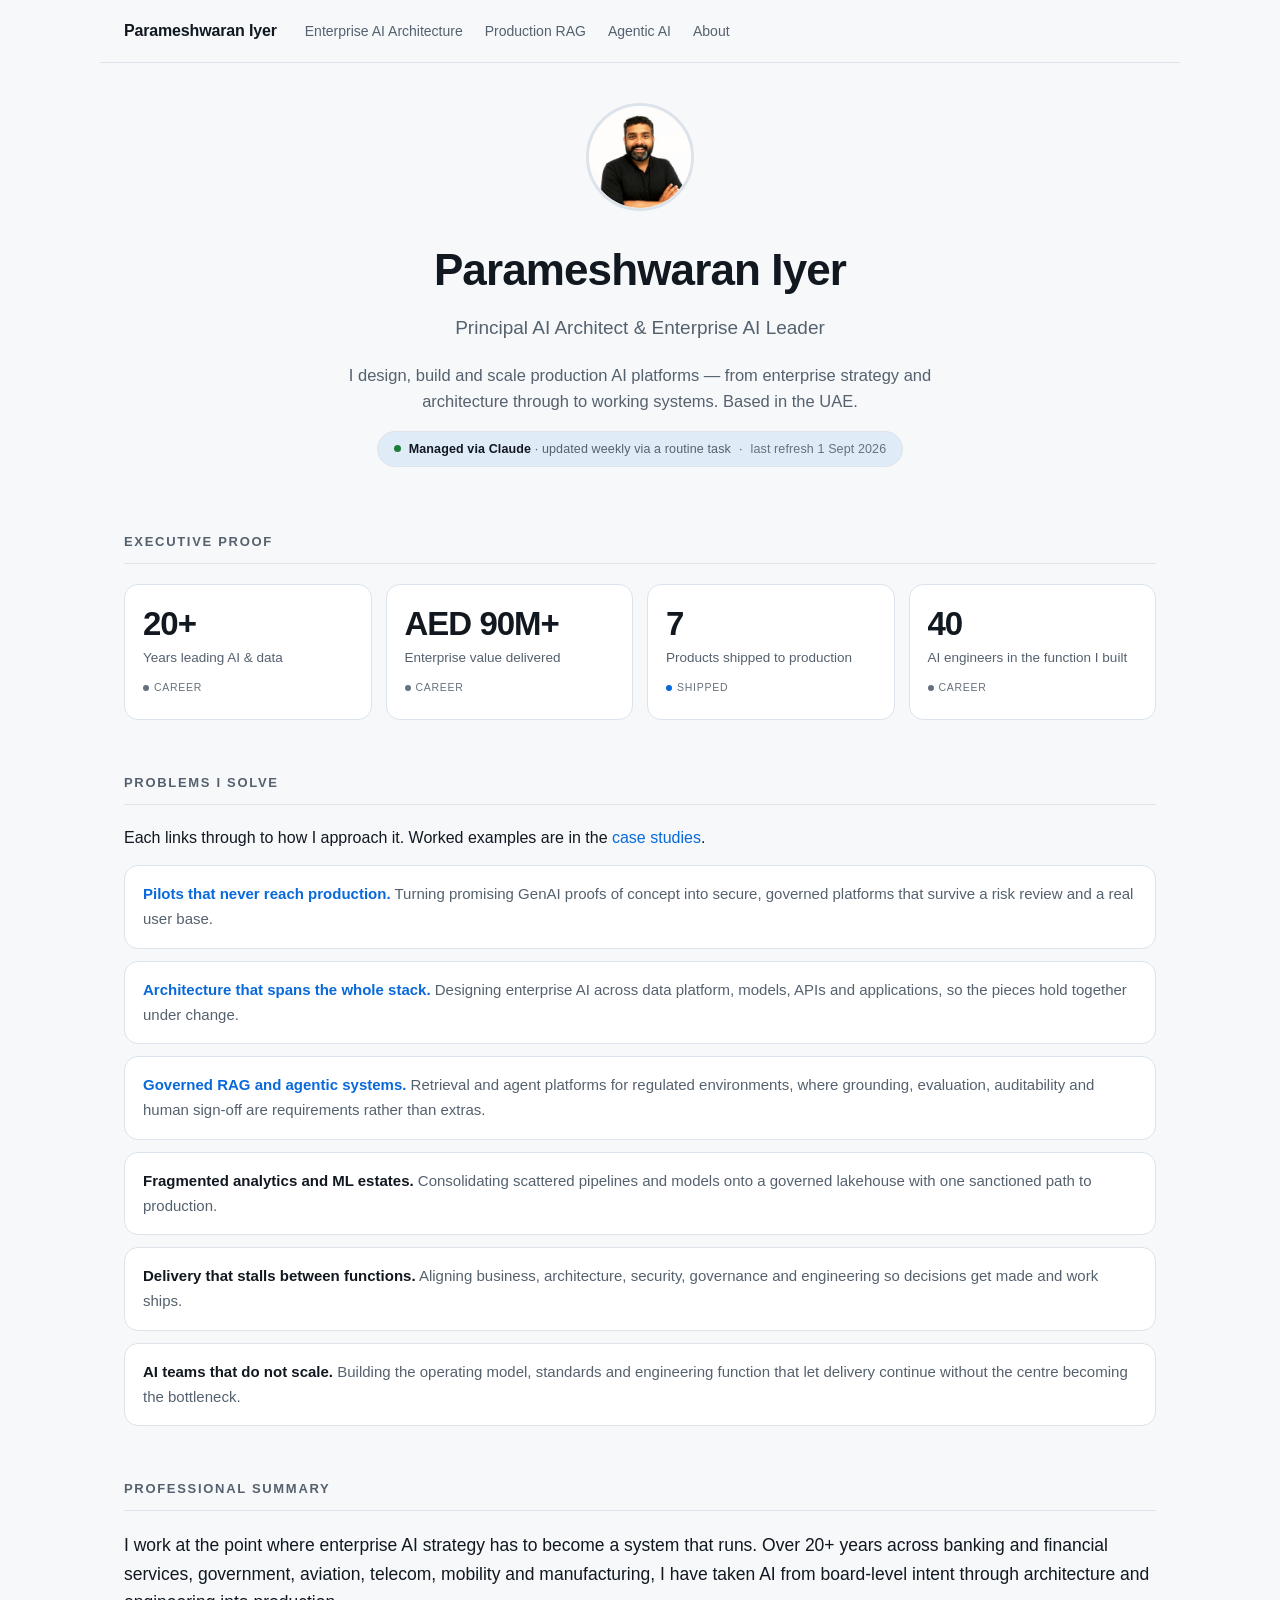
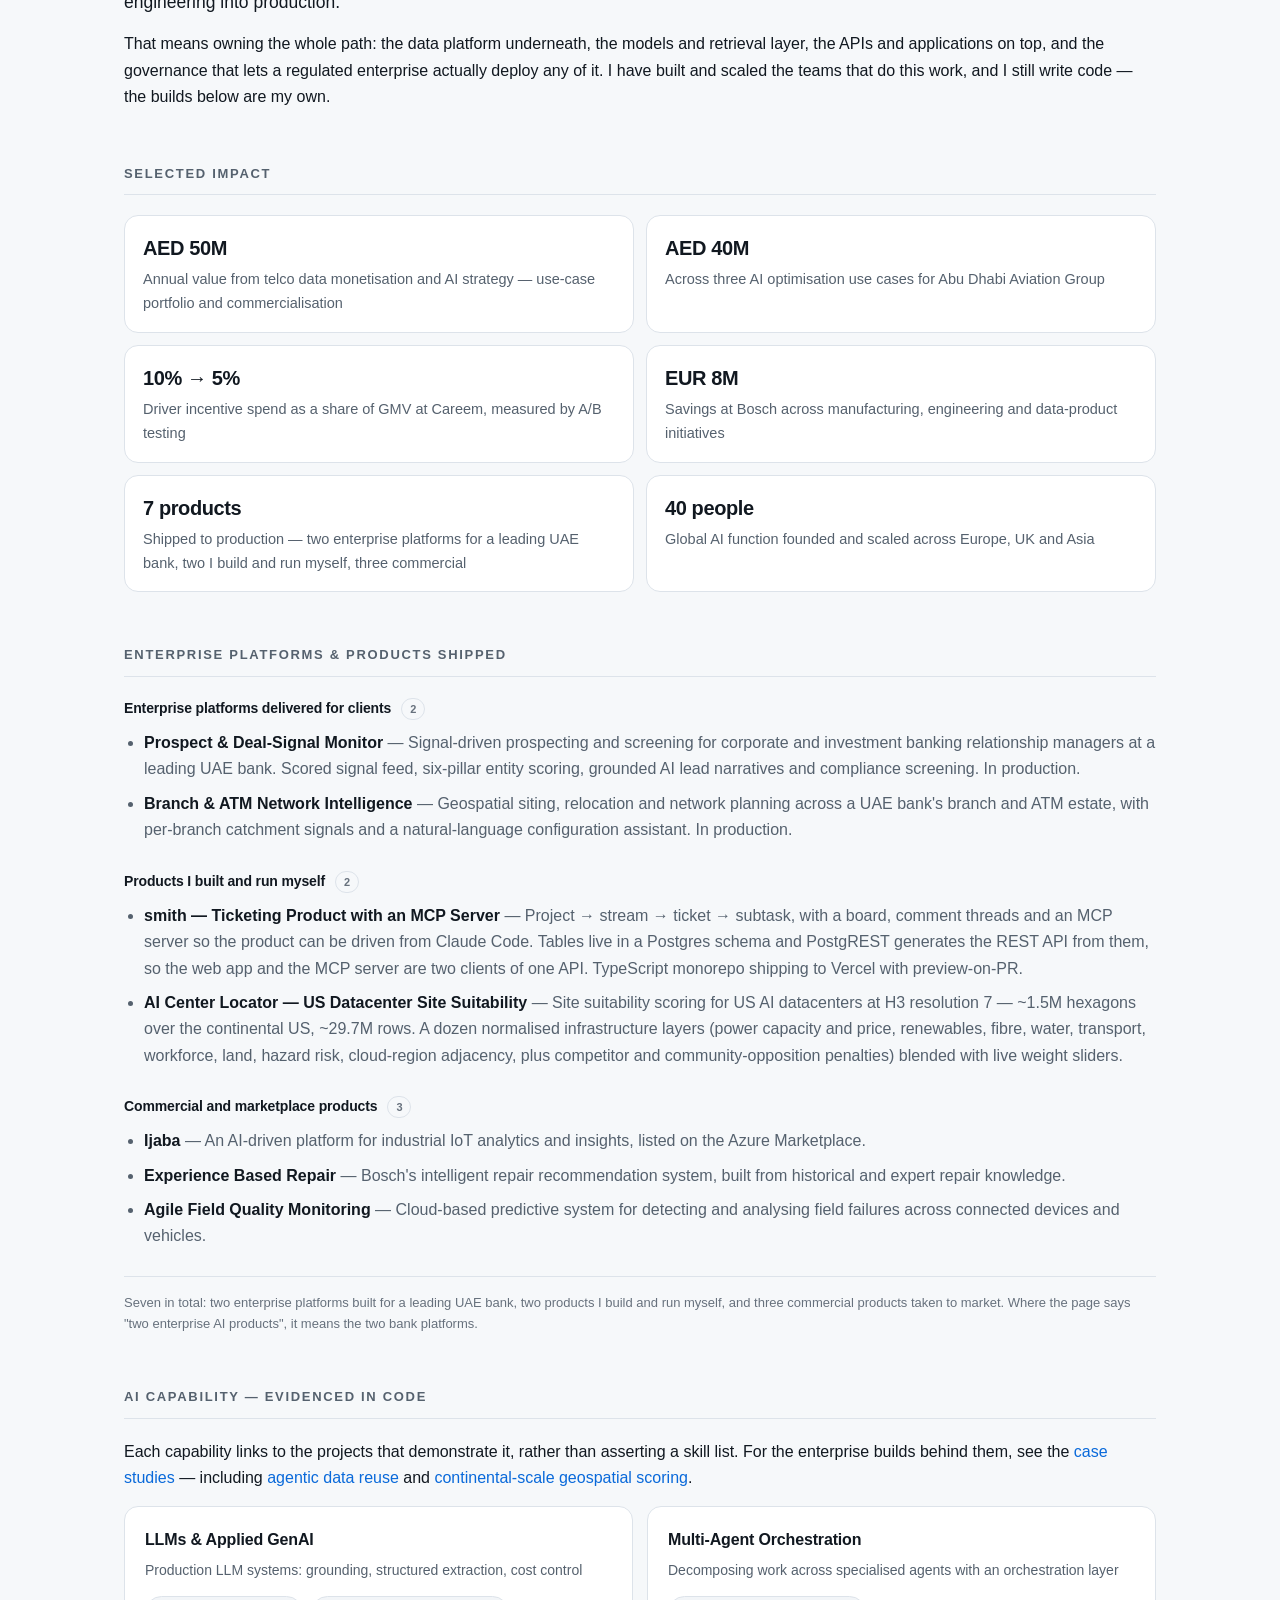
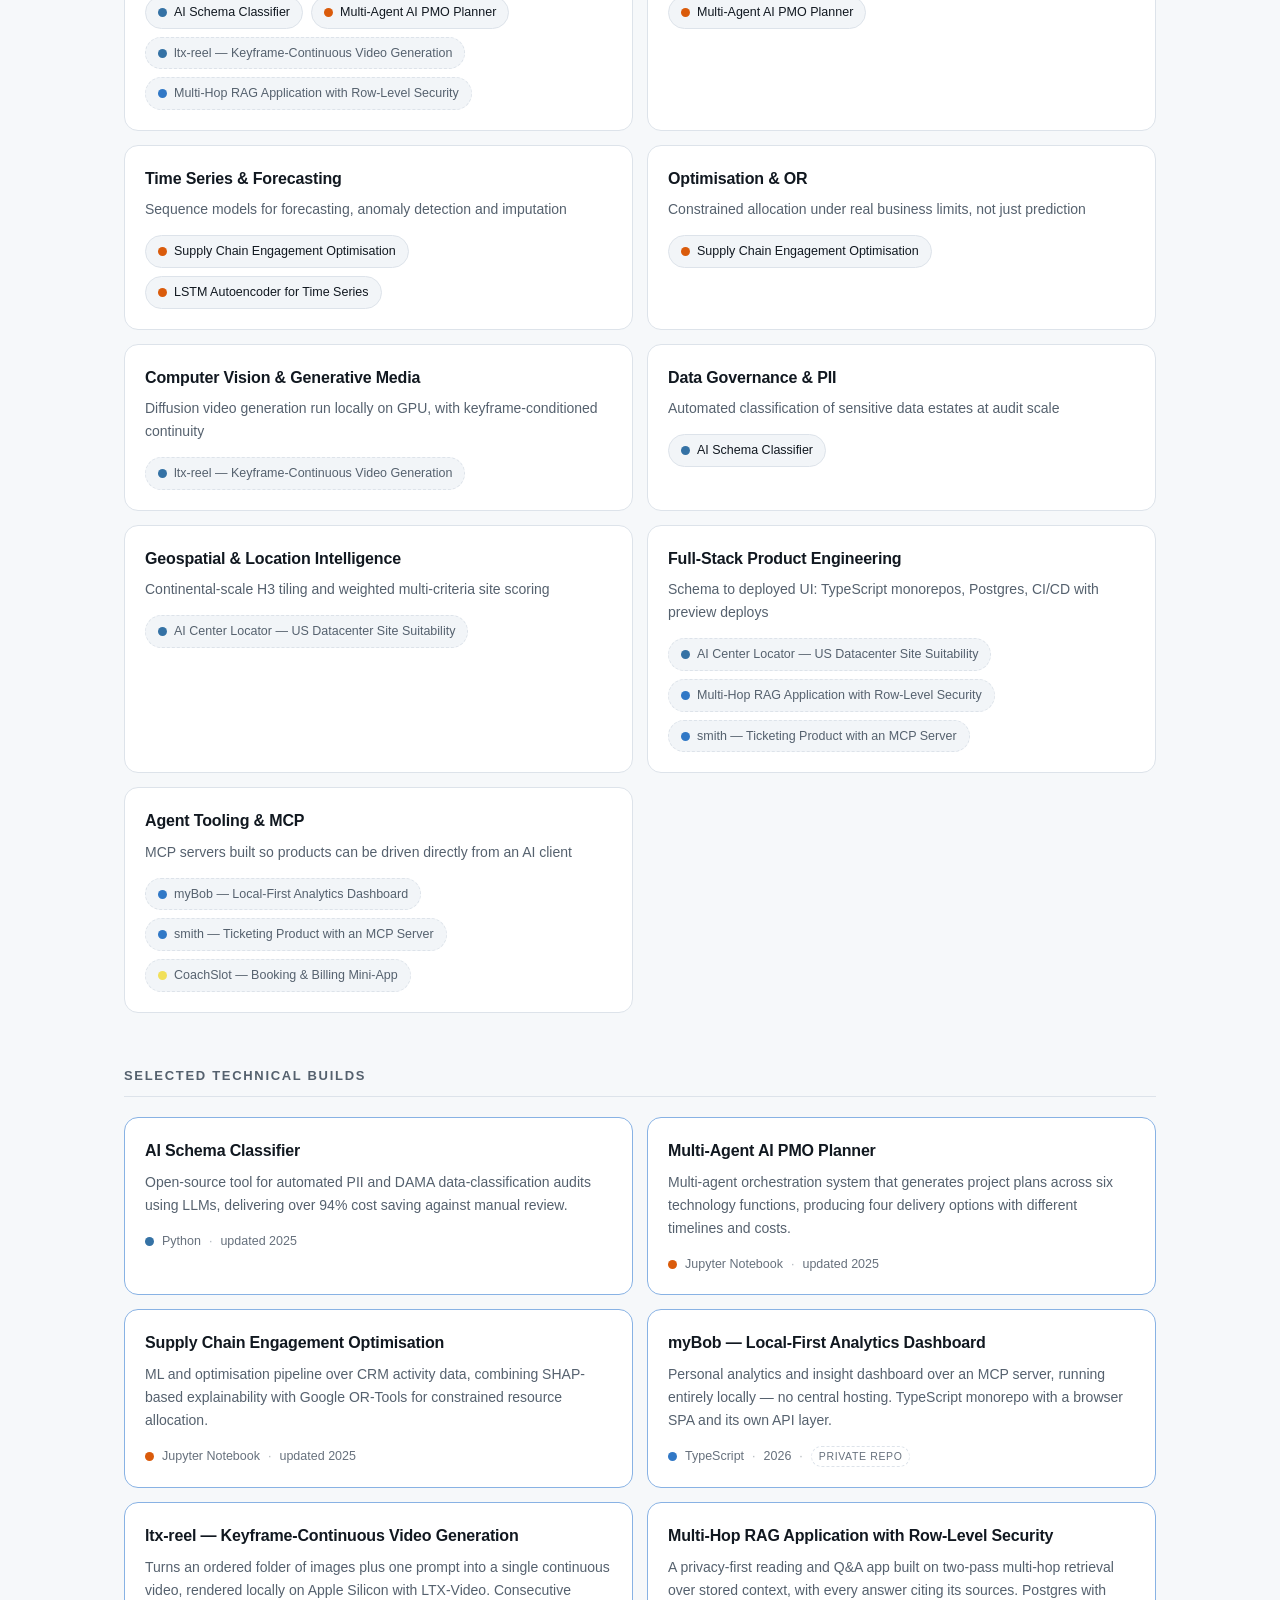
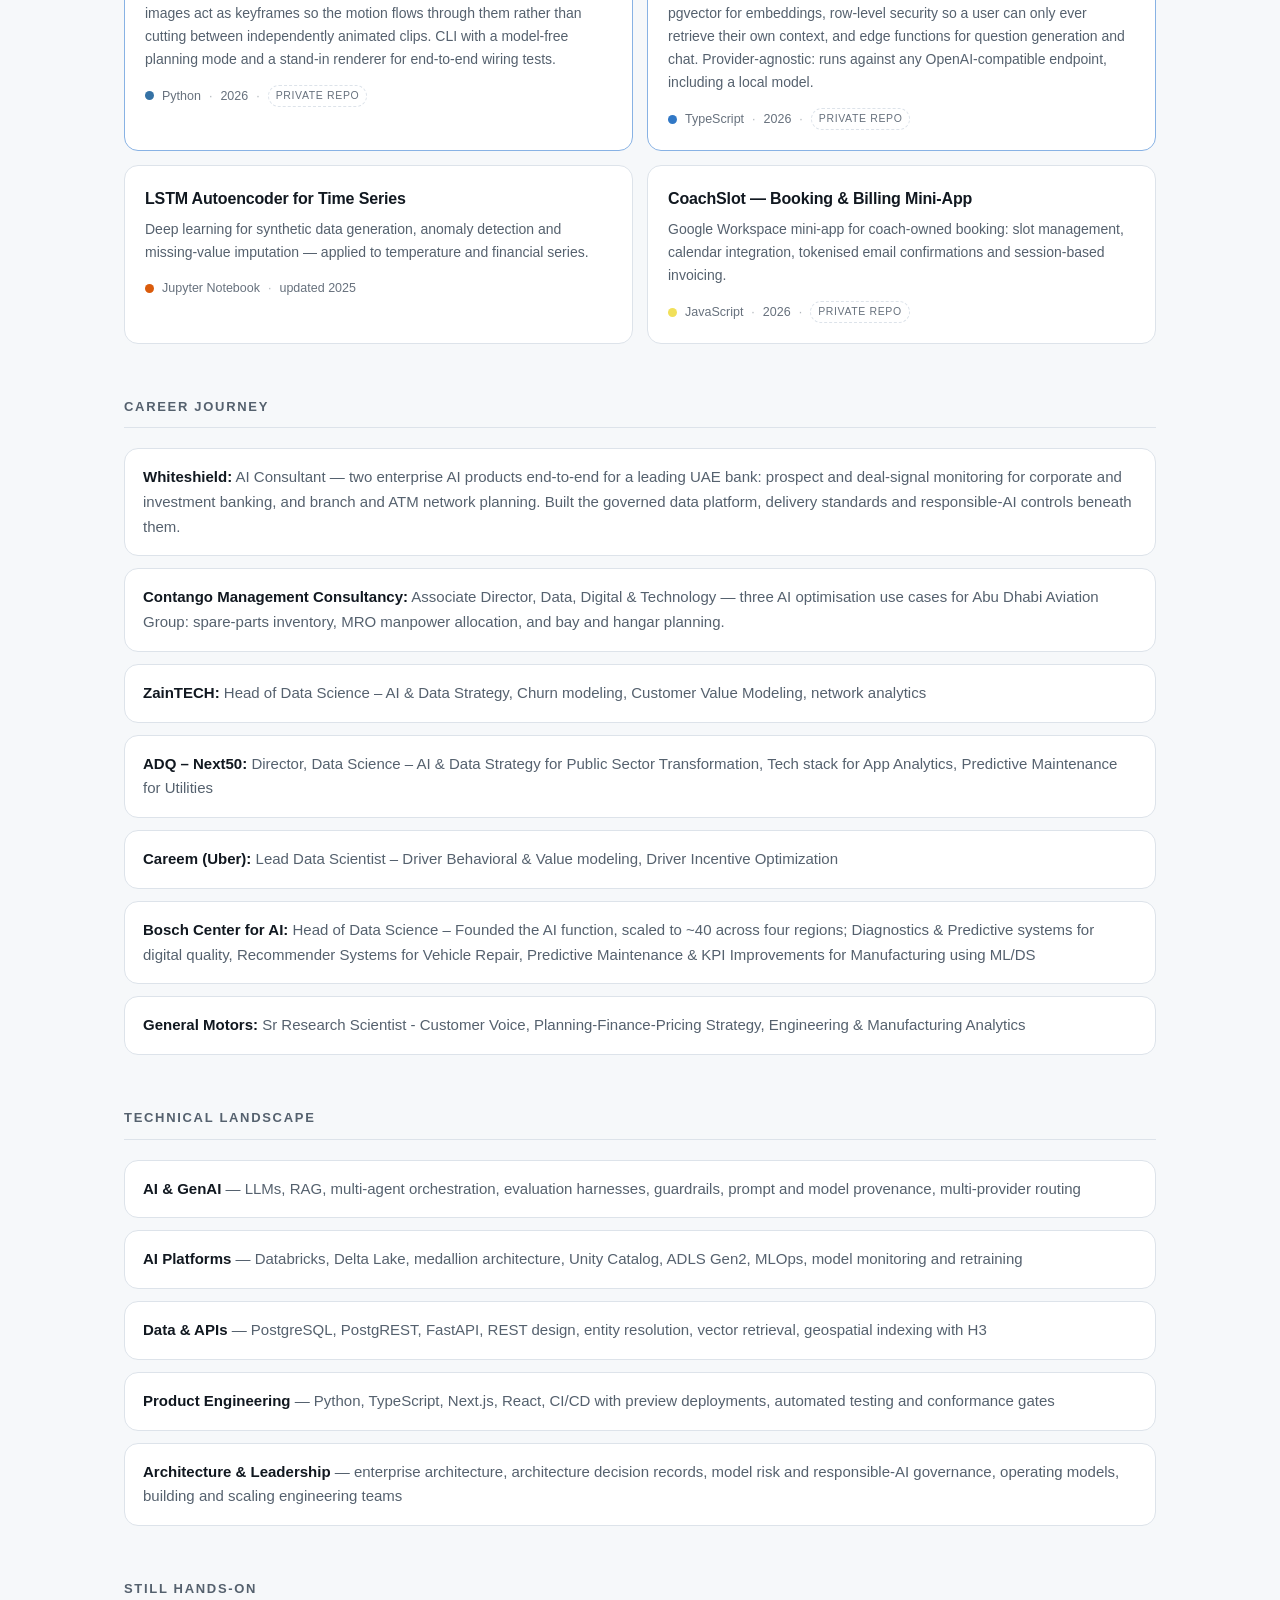
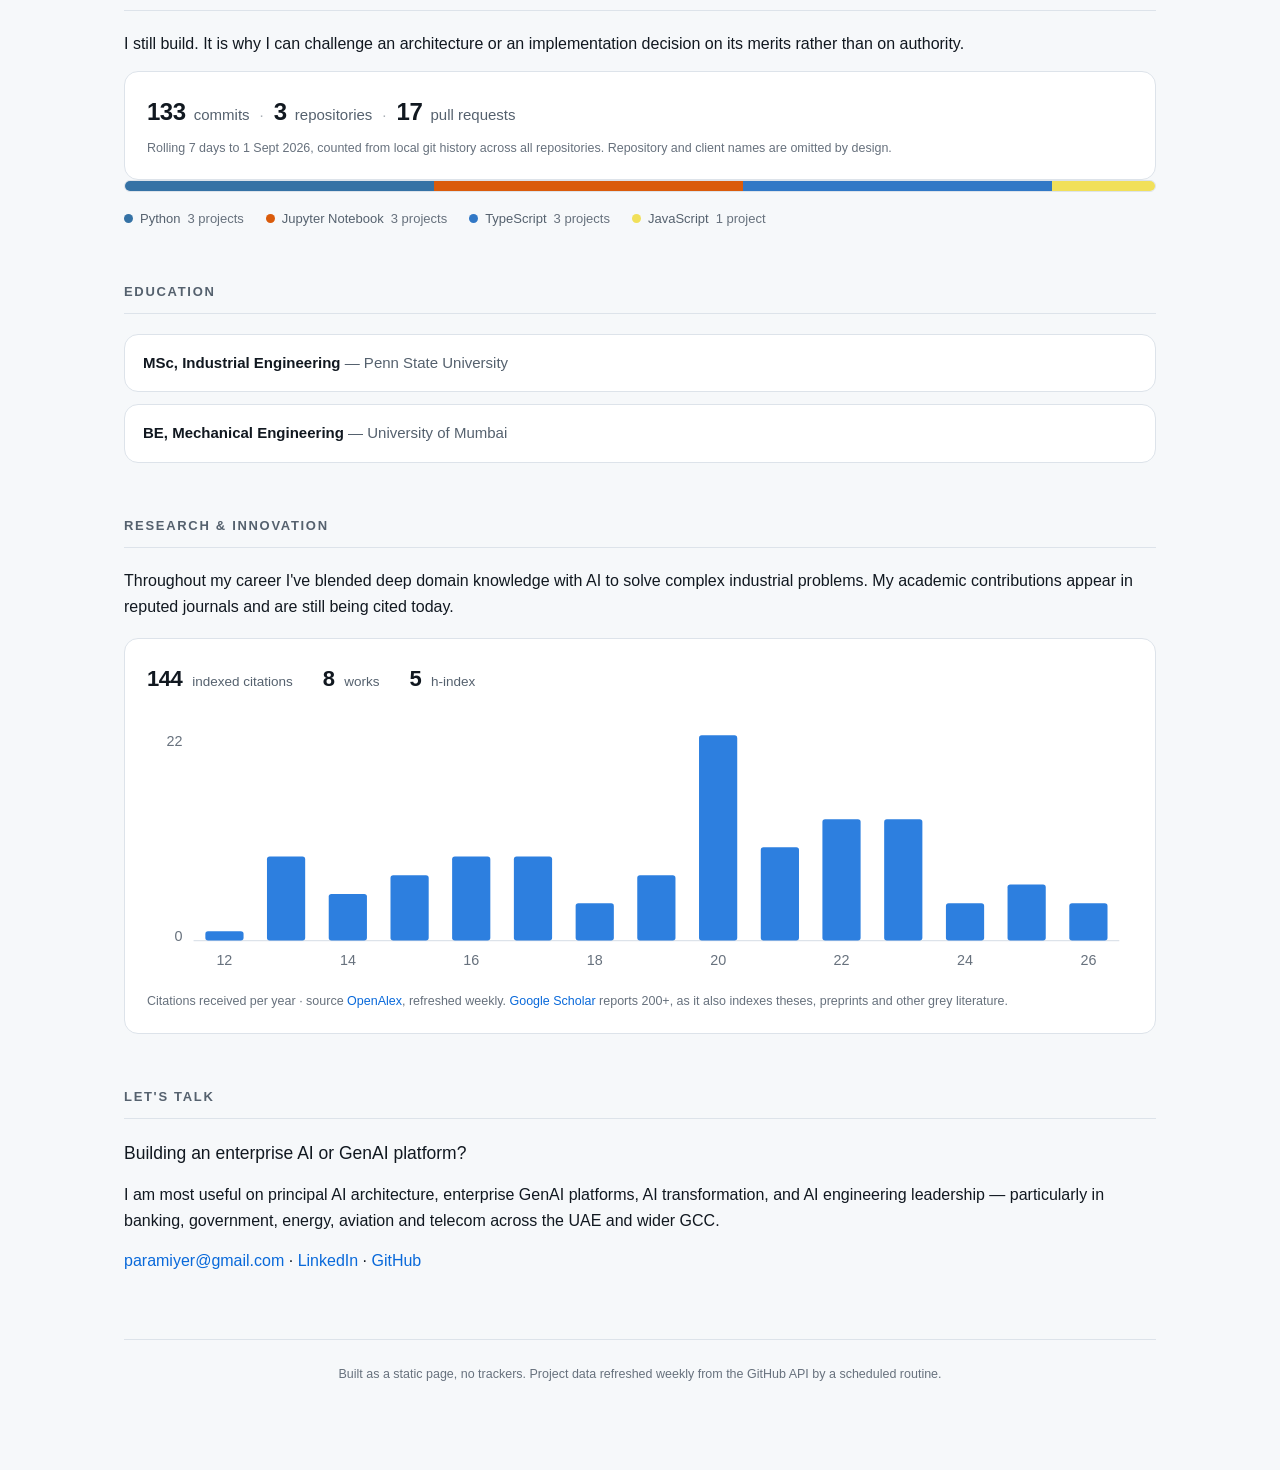
<file: index.html>
<!DOCTYPE html>
<html lang="en">
<head>
<meta charset="UTF-8">
<title>Parameshwaran Iyer | Principal AI Architect &amp; Enterprise AI Leader</title>
<meta name="viewport" content="width=device-width, initial-scale=1">
<meta name="description" content="Principal AI Architect and Enterprise AI Leader based in the UAE. I design, build and scale production AI and GenAI platforms for banking, government, aviation and telecom across the GCC.">
<link rel="canonical" href="https://paramiyer.github.io/">
<meta name="google-site-verification" content="koCSVRLaMe5Mkebw4qZwfT9Uy0RP9hZXuuCUYtg7MR0" />
<meta name="theme-color" content="#0d1117" media="(prefers-color-scheme: dark)">
<meta name="theme-color" content="#f6f8fa" media="(prefers-color-scheme: light)">
<link rel="icon" href="favicon.svg" type="image/svg+xml">
<link rel="apple-touch-icon" href="apple-touch-icon.png">
<link rel="manifest" href="site.webmanifest">

<meta property="og:type" content="profile">
<meta property="og:site_name" content="Parameshwaran Iyer">
<meta property="og:locale" content="en_GB">
<meta property="og:url" content="https://paramiyer.github.io/">
<meta property="og:title" content="Parameshwaran Iyer | Principal AI Architect &amp; Enterprise AI Leader">
<meta property="og:description" content="I design, build and scale production AI platforms — from enterprise strategy and architecture through to working systems. Based in the UAE.">
<meta property="og:image" content="https://paramiyer.github.io/og-image.png">
<meta property="og:image:width" content="1200">
<meta property="og:image:height" content="630">
<meta property="og:image:alt" content="Parameshwaran Iyer — Principal AI Architect and Enterprise AI Leader">
<meta property="profile:first_name" content="Parameshwaran">
<meta property="profile:last_name" content="Iyer">

<meta name="twitter:card" content="summary_large_image">
<meta name="twitter:title" content="Parameshwaran Iyer | Principal AI Architect &amp; Enterprise AI Leader">
<meta name="twitter:description" content="I design, build and scale production AI platforms — from enterprise strategy and architecture through to working systems. Based in the UAE.">
<meta name="twitter:image" content="https://paramiyer.github.io/og-image.png">

<!-- GEN:JSONLD -->
    <script type="application/ld+json">
{
  "@context": "https://schema.org",
  "@graph": [
    {
      "@type": "Person",
      "@id": "https://paramiyer.github.io/#person",
      "name": "Parameshwaran S Iyer",
      "alternateName": "Parameshwaran Iyer",
      "description": "Principal AI Architect and Enterprise AI Leader based in the UAE. Designs, builds and scales production AI and GenAI platforms, from enterprise strategy and architecture through to working systems.",
      "url": "https://paramiyer.github.io/",
      "image": "https://paramiyer.github.io/ParamProfile.png",
      "email": "mailto:paramiyer@gmail.com",
      "address": {
        "@type": "PostalAddress",
        "addressCountry": "AE"
      },
      "hasOccupation": {
        "@type": "Occupation",
        "name": "Enterprise AI Architect",
        "occupationLocation": {
          "@type": "Country",
          "name": "United Arab Emirates"
        }
      },
      "alumniOf": [
        {
          "@type": "CollegeOrUniversity",
          "name": "Pennsylvania State University"
        },
        {
          "@type": "CollegeOrUniversity",
          "name": "University of Mumbai"
        }
      ],
      "knowsAbout": [
        "Enterprise AI Architecture",
        "Generative AI",
        "Retrieval-Augmented Generation",
        "Agentic AI",
        "AI Platforms",
        "MLOps",
        "Databricks",
        "Data Governance",
        "Machine Learning",
        "Geospatial Analysis",
        "Enterprise Architecture"
      ],
      "sameAs": [
        "https://www.linkedin.com/in/parameshwaran-iyer-790b2131/",
        "https://github.com/paramiyer",
        "https://scholar.google.com/citations?user=4xdbJC8AAAAJ",
        "https://openalex.org/A5045119494",
        "https://openalex.org/A5080782322"
      ]
    },
    {
      "@type": "ProfilePage",
      "@id": "https://paramiyer.github.io/#profilepage",
      "url": "https://paramiyer.github.io/",
      "name": "Parameshwaran Iyer | Principal AI Architect & Enterprise AI Leader",
      "mainEntity": {
        "@id": "https://paramiyer.github.io/#person"
      },
      "dateModified": "2026-08-31",
      "inLanguage": "en",
      "isPartOf": {
        "@id": "https://paramiyer.github.io/#website"
      }
    },
    {
      "@type": "WebSite",
      "@id": "https://paramiyer.github.io/#website",
      "url": "https://paramiyer.github.io/",
      "name": "Parameshwaran Iyer",
      "inLanguage": "en",
      "author": {
        "@id": "https://paramiyer.github.io/#person"
      }
    }
  ]
}
</script>
    <!-- /GEN:JSONLD -->
<link rel="stylesheet" href="styles.css">
</head>
<body>
<a class="skip" href="#main">Skip to content</a>
<nav class="nav" aria-label="Primary">
  <a class="nav-brand" href="./">Parameshwaran Iyer</a>
  <div class="nav-links">
    <a href="enterprise-ai-architecture/">Enterprise AI Architecture</a>
    <a href="enterprise-rag/">Production RAG</a>
    <a href="agentic-ai/">Agentic AI</a>
    <a href="about/">About</a>
  </div>
</nav>
<div class="wrap">

<header>
  <img src="ParamProfile.png" class="avatar" width="216" height="216" alt="Parameshwaran Iyer" fetchpriority="high">
  <h1>Parameshwaran Iyer</h1>
  <p class="tagline">Principal AI Architect &amp; Enterprise AI Leader</p>
  <p class="hero-line">I design, build and scale production AI platforms — from enterprise
  strategy and architecture through to working systems. Based in the UAE.</p>
  <div class="badge">
    <span class="pulse" aria-hidden="true"></span>
    <span><strong>Managed via Claude</strong> · updated weekly via a routine task</span>
    <span aria-hidden="true">·</span>
    <!-- GEN:REFRESHED -->
    <span class="refreshed">last refresh 1 Sept 2026</span>
    <!-- /GEN:REFRESHED -->
  </div>
</header>

<main id="main">

<section aria-labelledby="glance">
  <h2 id="glance">Executive Proof</h2>
  <!-- GEN:METRICS -->
    <div class="metrics">
      <div class="metric">
        <div class="metric-v" data-count="">20+</div>
        <div class="metric-l">Years leading AI &amp; data</div>
        <div class="metric-src metric-src--career">career</div>
      </div>
      <div class="metric">
        <div class="metric-v" data-count="">AED 90M+</div>
        <div class="metric-l">Enterprise value delivered</div>
        <div class="metric-src metric-src--career">career</div>
      </div>
      <div class="metric">
        <div class="metric-v" data-count="7">7</div>
        <div class="metric-l">Products shipped to production</div>
        <div class="metric-src metric-src--product">shipped</div>
      </div>
      <div class="metric">
        <div class="metric-v" data-count="">40</div>
        <div class="metric-l">AI engineers in the function I built</div>
        <div class="metric-src metric-src--career">career</div>
      </div>
    </div>
    <!-- /GEN:METRICS -->
</section>

<section aria-labelledby="problems">
  <h2 id="problems">Problems I Solve</h2>
  <p>Each links through to how I approach it. Worked examples are in the <a href="case-studies/">case studies</a>.</p>
  <ul class="stack">
    <li><span class="who"><a href="enterprise-ai-architecture/">Pilots that never reach production.</a></span> <span class="what">Turning promising GenAI proofs of concept into secure, governed platforms that survive a risk review and a real user base.</span></li>
    <li><span class="who"><a href="enterprise-ai-architecture/">Architecture that spans the whole stack.</a></span> <span class="what">Designing enterprise AI across data platform, models, APIs and applications, so the pieces hold together under change.</span></li>
    <li><span class="who"><a href="enterprise-rag/">Governed RAG and agentic systems.</a></span> <span class="what">Retrieval and agent platforms for regulated environments, where grounding, evaluation, auditability and human sign-off are requirements rather than extras.</span></li>
    <li><span class="who">Fragmented analytics and ML estates.</span> <span class="what">Consolidating scattered pipelines and models onto a governed lakehouse with one sanctioned path to production.</span></li>
    <li><span class="who">Delivery that stalls between functions.</span> <span class="what">Aligning business, architecture, security, governance and engineering so decisions get made and work ships.</span></li>
    <li><span class="who">AI teams that do not scale.</span> <span class="what">Building the operating model, standards and engineering function that let delivery continue without the centre becoming the bottleneck.</span></li>
  </ul>
</section>


<section aria-labelledby="summary">
  <h2 id="summary">Professional Summary</h2>
  <p class="lead">
    I work at the point where enterprise AI strategy has to become a system that runs. Over 20+ years
    across banking and financial services, government, aviation, telecom, mobility and manufacturing,
    I have taken AI from board-level intent through architecture and engineering into production.
  </p>
  <p>
    That means owning the whole path: the data platform underneath, the models and retrieval layer,
    the APIs and applications on top, and the governance that lets a regulated enterprise actually
    deploy any of it. I have built and scaled the teams that do this work, and I still write code —
    the builds below are my own.
  </p>
</section>

<section aria-labelledby="impact">
  <h2 id="impact">Selected Impact</h2>
  <ul class="impact">
    <li><b>AED 50M</b>Annual value from telco data monetisation and AI strategy — use-case portfolio and commercialisation</li>
    <li><b>AED 40M</b>Across three AI optimisation use cases for Abu Dhabi Aviation Group</li>
    <li><b>10% → 5%</b>Driver incentive spend as a share of GMV at Careem, measured by A/B testing</li>
    <li><b>EUR 8M</b>Savings at Bosch across manufacturing, engineering and data-product initiatives</li>
    <li><b>7 products</b>Shipped to production — two enterprise platforms for a leading UAE bank, two I build and run myself, three commercial</li>
    <li><b>40 people</b>Global AI function founded and scaled across Europe, UK and Asia</li>
  </ul>
</section>

<section aria-labelledby="products">
  <h2 id="products">Enterprise Platforms &amp; Products Shipped</h2>
  <!-- GEN:PRODUCTS -->
    <div class="products">
      <h3 class="pgroup">Enterprise platforms delivered for clients <span class="pcount">2</span></h3>
      <ul class="plain">
        <li><strong>Prospect &amp; Deal-Signal Monitor</strong> — Signal-driven prospecting and screening for corporate and investment banking relationship managers at a leading UAE bank. Scored signal feed, six-pillar entity scoring, grounded AI lead narratives and compliance screening. In production.</li>
        <li><strong>Branch &amp; ATM Network Intelligence</strong> — Geospatial siting, relocation and network planning across a UAE bank's branch and ATM estate, with per-branch catchment signals and a natural-language configuration assistant. In production.</li>
      </ul>
      <h3 class="pgroup">Products I built and run myself <span class="pcount">2</span></h3>
      <ul class="plain">
        <li><strong>smith — Ticketing Product with an MCP Server</strong> — Project → stream → ticket → subtask, with a board, comment threads and an MCP server so the product can be driven from Claude Code. Tables live in a Postgres schema and PostgREST generates the REST API from them, so the web app and the MCP server are two clients of one API. TypeScript monorepo shipping to Vercel with preview-on-PR.</li>
        <li><strong>AI Center Locator — US Datacenter Site Suitability</strong> — Site suitability scoring for US AI datacenters at H3 resolution 7 — ~1.5M hexagons over the continental US, ~29.7M rows. A dozen normalised infrastructure layers (power capacity and price, renewables, fibre, water, transport, workforce, land, hazard risk, cloud-region adjacency, plus competitor and community-opposition penalties) blended with live weight sliders.</li>
      </ul>
      <h3 class="pgroup">Commercial and marketplace products <span class="pcount">3</span></h3>
      <ul class="plain">
        <li><strong>Ijaba</strong> — An AI-driven platform for industrial IoT analytics and insights, listed on the Azure Marketplace.</li>
        <li><strong>Experience Based Repair</strong> — Bosch's intelligent repair recommendation system, built from historical and expert repair knowledge.</li>
        <li><a href="https://aws.amazon.com/solutions/case-studies/Robert-Bosch-GmbH-Case-Study/" target="_blank" rel="noopener"><strong>Agile Field Quality Monitoring</strong></a> — Cloud-based predictive system for detecting and analysing field failures across connected devices and vehicles.</li>
      </ul>
      <p class="pnote">Seven in total: two enterprise platforms built for a leading UAE
      bank, two products I build and run myself, and three commercial products taken
      to market. Where the page says "two enterprise AI products", it means the two
      bank platforms.</p>
    </div>
    <!-- /GEN:PRODUCTS -->
</section>

<section aria-labelledby="capability">
  <h2 id="capability">AI Capability — Evidenced in Code</h2>
  <p>Each capability links to the projects that demonstrate it, rather than asserting a skill list. For the enterprise builds behind them, see the <a href="case-studies/">case studies</a> — including <a href="case-studies/agentic-data-reuse/">agentic data reuse</a> and <a href="case-studies/geospatial-site-suitability/">continental-scale geospatial scoring</a>.</p>
  <!-- GEN:CAPABILITY -->
    <div class="caps">
      <div class="cap">
        <h3 class="cap-name">LLMs &amp; Applied GenAI</h3>
        <p class="cap-proves">Production LLM systems: grounding, structured extraction, cost control</p>
        <div class="chips">
            <a class="chip" href="https://github.com/paramiyer/pii-schema-classifier" target="_blank" rel="noopener"><span class="dot" style="background:#3572A5" aria-hidden="true"></span>AI Schema Classifier</a>
            <a class="chip" href="https://github.com/paramiyer/multi-agent-enterprise-reporting-PMO-planner" target="_blank" rel="noopener"><span class="dot" style="background:#DA5B0B" aria-hidden="true"></span>Multi-Agent AI PMO Planner</a>
            <span class="chip chip--private"><span class="dot" style="background:#3572A5" aria-hidden="true"></span>ltx-reel — Keyframe-Continuous Video Generation</span>
            <span class="chip chip--private"><span class="dot" style="background:#3178c6" aria-hidden="true"></span>Multi-Hop RAG Application with Row-Level Security</span>
        </div>
      </div>
      <div class="cap">
        <h3 class="cap-name">Multi-Agent Orchestration</h3>
        <p class="cap-proves">Decomposing work across specialised agents with an orchestration layer</p>
        <div class="chips">
            <a class="chip" href="https://github.com/paramiyer/multi-agent-enterprise-reporting-PMO-planner" target="_blank" rel="noopener"><span class="dot" style="background:#DA5B0B" aria-hidden="true"></span>Multi-Agent AI PMO Planner</a>
        </div>
      </div>
      <div class="cap">
        <h3 class="cap-name">Time Series &amp; Forecasting</h3>
        <p class="cap-proves">Sequence models for forecasting, anomaly detection and imputation</p>
        <div class="chips">
            <a class="chip" href="https://github.com/paramiyer/Pharma_Demand-Forecasting-Optimization-Pipeline" target="_blank" rel="noopener"><span class="dot" style="background:#DA5B0B" aria-hidden="true"></span>Supply Chain Engagement Optimisation</a>
            <a class="chip" href="https://github.com/paramiyer/Time_series_LSTM_Autoencoder" target="_blank" rel="noopener"><span class="dot" style="background:#DA5B0B" aria-hidden="true"></span>LSTM Autoencoder for Time Series</a>
        </div>
      </div>
      <div class="cap">
        <h3 class="cap-name">Optimisation &amp; OR</h3>
        <p class="cap-proves">Constrained allocation under real business limits, not just prediction</p>
        <div class="chips">
            <a class="chip" href="https://github.com/paramiyer/Pharma_Demand-Forecasting-Optimization-Pipeline" target="_blank" rel="noopener"><span class="dot" style="background:#DA5B0B" aria-hidden="true"></span>Supply Chain Engagement Optimisation</a>
        </div>
      </div>
      <div class="cap">
        <h3 class="cap-name">Computer Vision &amp; Generative Media</h3>
        <p class="cap-proves">Diffusion video generation run locally on GPU, with keyframe-conditioned continuity</p>
        <div class="chips">
            <span class="chip chip--private"><span class="dot" style="background:#3572A5" aria-hidden="true"></span>ltx-reel — Keyframe-Continuous Video Generation</span>
        </div>
      </div>
      <div class="cap">
        <h3 class="cap-name">Data Governance &amp; PII</h3>
        <p class="cap-proves">Automated classification of sensitive data estates at audit scale</p>
        <div class="chips">
            <a class="chip" href="https://github.com/paramiyer/pii-schema-classifier" target="_blank" rel="noopener"><span class="dot" style="background:#3572A5" aria-hidden="true"></span>AI Schema Classifier</a>
        </div>
      </div>
      <div class="cap">
        <h3 class="cap-name">Geospatial &amp; Location Intelligence</h3>
        <p class="cap-proves">Continental-scale H3 tiling and weighted multi-criteria site scoring</p>
        <div class="chips">
            <span class="chip chip--private"><span class="dot" style="background:#3572A5" aria-hidden="true"></span>AI Center Locator — US Datacenter Site Suitability</span>
        </div>
      </div>
      <div class="cap">
        <h3 class="cap-name">Full-Stack Product Engineering</h3>
        <p class="cap-proves">Schema to deployed UI: TypeScript monorepos, Postgres, CI/CD with preview deploys</p>
        <div class="chips">
            <span class="chip chip--private"><span class="dot" style="background:#3572A5" aria-hidden="true"></span>AI Center Locator — US Datacenter Site Suitability</span>
            <span class="chip chip--private"><span class="dot" style="background:#3178c6" aria-hidden="true"></span>Multi-Hop RAG Application with Row-Level Security</span>
            <span class="chip chip--private"><span class="dot" style="background:#3178c6" aria-hidden="true"></span>smith — Ticketing Product with an MCP Server</span>
        </div>
      </div>
      <div class="cap">
        <h3 class="cap-name">Agent Tooling &amp; MCP</h3>
        <p class="cap-proves">MCP servers built so products can be driven directly from an AI client</p>
        <div class="chips">
            <span class="chip chip--private"><span class="dot" style="background:#3178c6" aria-hidden="true"></span>myBob — Local-First Analytics Dashboard</span>
            <span class="chip chip--private"><span class="dot" style="background:#3178c6" aria-hidden="true"></span>smith — Ticketing Product with an MCP Server</span>
            <span class="chip chip--private"><span class="dot" style="background:#f1e05a" aria-hidden="true"></span>CoachSlot — Booking &amp; Billing Mini-App</span>
        </div>
      </div>
    </div>
    <!-- /GEN:CAPABILITY -->
</section>

<section aria-labelledby="projects">
  <h2 id="projects">Selected Technical Builds</h2>
  <!-- GEN:PROJECTS -->
    <div class="cards">
      <article class="card card--flagship">
        <h3 class="card-t"><a href="https://github.com/paramiyer/pii-schema-classifier" target="_blank" rel="noopener">AI Schema Classifier</a></h3>
        <p class="card-d">Open-source tool for automated PII and DAMA data-classification audits using LLMs, delivering over 94% cost saving against manual review.</p>
        <div class="card-m"><span class="dot" style="background:#3572A5" aria-hidden="true"></span><span>Python</span><span class="sep">·</span><span>updated 2025</span></div>
      </article>
      <article class="card card--flagship">
        <h3 class="card-t"><a href="https://github.com/paramiyer/multi-agent-enterprise-reporting-PMO-planner" target="_blank" rel="noopener">Multi-Agent AI PMO Planner</a></h3>
        <p class="card-d">Multi-agent orchestration system that generates project plans across six technology functions, producing four delivery options with different timelines and costs.</p>
        <div class="card-m"><span class="dot" style="background:#DA5B0B" aria-hidden="true"></span><span>Jupyter Notebook</span><span class="sep">·</span><span>updated 2025</span></div>
      </article>
      <article class="card card--flagship">
        <h3 class="card-t"><a href="https://github.com/paramiyer/Pharma_Demand-Forecasting-Optimization-Pipeline" target="_blank" rel="noopener">Supply Chain Engagement Optimisation</a></h3>
        <p class="card-d">ML and optimisation pipeline over CRM activity data, combining SHAP-based explainability with Google OR-Tools for constrained resource allocation.</p>
        <div class="card-m"><span class="dot" style="background:#DA5B0B" aria-hidden="true"></span><span>Jupyter Notebook</span><span class="sep">·</span><span>updated 2025</span></div>
      </article>
      <article class="card card--flagship">
        <h3 class="card-t">myBob — Local-First Analytics Dashboard</h3>
        <p class="card-d">Personal analytics and insight dashboard over an MCP server, running entirely locally — no central hosting. TypeScript monorepo with a browser SPA and its own API layer.</p>
        <div class="card-m"><span class="dot" style="background:#3178c6" aria-hidden="true"></span><span>TypeScript</span><span class="sep">·</span><span>2026</span><span class="sep">·</span><span class="tag-private">private repo</span></div>
      </article>
      <article class="card card--flagship">
        <h3 class="card-t">ltx-reel — Keyframe-Continuous Video Generation</h3>
        <p class="card-d">Turns an ordered folder of images plus one prompt into a single continuous video, rendered locally on Apple Silicon with LTX-Video. Consecutive images act as keyframes so the motion flows through them rather than cutting between independently animated clips. CLI with a model-free planning mode and a stand-in renderer for end-to-end wiring tests.</p>
        <div class="card-m"><span class="dot" style="background:#3572A5" aria-hidden="true"></span><span>Python</span><span class="sep">·</span><span>2026</span><span class="sep">·</span><span class="tag-private">private repo</span></div>
      </article>
      <article class="card card--flagship">
        <h3 class="card-t">Multi-Hop RAG Application with Row-Level Security</h3>
        <p class="card-d">A privacy-first reading and Q&amp;A app built on two-pass multi-hop retrieval over stored context, with every answer citing its sources. Postgres with pgvector for embeddings, row-level security so a user can only ever retrieve their own context, and edge functions for question generation and chat. Provider-agnostic: runs against any OpenAI-compatible endpoint, including a local model.</p>
        <div class="card-m"><span class="dot" style="background:#3178c6" aria-hidden="true"></span><span>TypeScript</span><span class="sep">·</span><span>2026</span><span class="sep">·</span><span class="tag-private">private repo</span></div>
      </article>
      <article class="card">
        <h3 class="card-t"><a href="https://github.com/paramiyer/Time_series_LSTM_Autoencoder" target="_blank" rel="noopener">LSTM Autoencoder for Time Series</a></h3>
        <p class="card-d">Deep learning for synthetic data generation, anomaly detection and missing-value imputation — applied to temperature and financial series.</p>
        <div class="card-m"><span class="dot" style="background:#DA5B0B" aria-hidden="true"></span><span>Jupyter Notebook</span><span class="sep">·</span><span>updated 2025</span></div>
      </article>
      <article class="card">
        <h3 class="card-t">CoachSlot — Booking &amp; Billing Mini-App</h3>
        <p class="card-d">Google Workspace mini-app for coach-owned booking: slot management, calendar integration, tokenised email confirmations and session-based invoicing.</p>
        <div class="card-m"><span class="dot" style="background:#f1e05a" aria-hidden="true"></span><span>JavaScript</span><span class="sep">·</span><span>2026</span><span class="sep">·</span><span class="tag-private">private repo</span></div>
      </article>
    </div>
    <!-- /GEN:PROJECTS -->
</section>

<section aria-labelledby="career">
  <h2 id="career">Career Journey</h2>
  <ul class="stack">
    <li><span class="who">Whiteshield:</span> <span class="what">AI Consultant — two enterprise AI products end-to-end for a leading UAE bank: prospect and deal-signal monitoring for corporate and investment banking, and branch and ATM network planning. Built the governed data platform, delivery standards and responsible-AI controls beneath them.</span></li>
    <li><span class="who">Contango Management Consultancy:</span> <span class="what">Associate Director, Data, Digital &amp; Technology — three AI optimisation use cases for Abu Dhabi Aviation Group: spare-parts inventory, MRO manpower allocation, and bay and hangar planning.</span></li>
    <li><span class="who">ZainTECH:</span> <span class="what">Head of Data Science – AI &amp; Data Strategy, Churn modeling, Customer Value Modeling, network analytics</span></li>
    <li><span class="who">ADQ – Next50:</span> <span class="what">Director, Data Science – AI &amp; Data Strategy for Public Sector Transformation, Tech stack for App Analytics, Predictive Maintenance for Utilities</span></li>
    <li><span class="who">Careem (Uber):</span> <span class="what">Lead Data Scientist – Driver Behavioral &amp; Value modeling, Driver Incentive Optimization</span></li>
    <li><span class="who">Bosch Center for AI:</span> <span class="what">Head of Data Science – Founded the AI function, scaled to ~40 across four regions; Diagnostics &amp; Predictive systems for digital quality, Recommender Systems for Vehicle Repair, Predictive Maintenance &amp; KPI Improvements for Manufacturing using ML/DS</span></li>
    <li><span class="who">General Motors:</span> <span class="what">Sr Research Scientist - Customer Voice, Planning-Finance-Pricing Strategy, Engineering &amp; Manufacturing Analytics</span></li>
  </ul>
</section>

<section aria-labelledby="landscape">
  <h2 id="landscape">Technical Landscape</h2>
  <ul class="stack">
    <li><span class="who">AI &amp; GenAI</span> <span class="what">— LLMs, RAG, multi-agent orchestration, evaluation harnesses, guardrails, prompt and model provenance, multi-provider routing</span></li>
    <li><span class="who">AI Platforms</span> <span class="what">— Databricks, Delta Lake, medallion architecture, Unity Catalog, ADLS Gen2, MLOps, model monitoring and retraining</span></li>
    <li><span class="who">Data &amp; APIs</span> <span class="what">— PostgreSQL, PostgREST, FastAPI, REST design, entity resolution, vector retrieval, geospatial indexing with H3</span></li>
    <li><span class="who">Product Engineering</span> <span class="what">— Python, TypeScript, Next.js, React, CI/CD with preview deployments, automated testing and conformance gates</span></li>
    <li><span class="who">Architecture &amp; Leadership</span> <span class="what">— enterprise architecture, architecture decision records, model risk and responsible-AI governance, operating models, building and scaling engineering teams</span></li>
  </ul>
</section>


<section aria-labelledby="thisweek">
  <h2 id="thisweek">Still Hands-On</h2>
  <p>I still build. It is why I can challenge an architecture or an implementation
  decision on its merits rather than on authority.</p>
  <!-- GEN:ACTIVITY -->
    <div class="activity">
      <p class="act-line"><span><b>133</b> commits</span><span class="sep" aria-hidden="true">·</span><span><b>3</b> repositories</span><span class="sep" aria-hidden="true">·</span><span><b>17</b> pull requests</span></p>
      <p class="act-note">Rolling 7 days to 1 Sept 2026, counted from local git history across all repositories. Repository and client names are omitted by design.</p>
    </div>
    <!-- /GEN:ACTIVITY -->
  <!-- GEN:LANGUAGES -->
    <div class="langbar" role="img" aria-label="Primary language across 10 projects"><span class="seg" style="width:30.00%;background:#3572A5" title="Python 30.0%"></span><span class="seg" style="width:30.00%;background:#DA5B0B" title="Jupyter Notebook 30.0%"></span><span class="seg" style="width:30.00%;background:#3178c6" title="TypeScript 30.0%"></span><span class="seg" style="width:10.00%;background:#f1e05a" title="JavaScript 10.0%"></span></div>
      <ul class="langkey">
        <li><span class="dot" style="background:#3572A5" aria-hidden="true"></span>Python <span class="pct">3 projects</span></li>
        <li><span class="dot" style="background:#DA5B0B" aria-hidden="true"></span>Jupyter Notebook <span class="pct">3 projects</span></li>
        <li><span class="dot" style="background:#3178c6" aria-hidden="true"></span>TypeScript <span class="pct">3 projects</span></li>
        <li><span class="dot" style="background:#f1e05a" aria-hidden="true"></span>JavaScript <span class="pct">1 project</span></li>
      </ul>
    <!-- /GEN:LANGUAGES -->
</section>

<section aria-labelledby="education">
  <h2 id="education">Education</h2>
  <ul class="stack">
    <li><span class="who">MSc, Industrial Engineering</span> <span class="what">— Penn State University</span></li>
    <li><span class="who">BE, Mechanical Engineering</span> <span class="what">— University of Mumbai</span></li>
  </ul>
</section>

<section aria-labelledby="research">
  <h2 id="research">Research &amp; Innovation</h2>
  <p>
    Throughout my career I've blended deep domain knowledge with AI to solve complex industrial
    problems. My academic contributions appear in reputed journals and are still being cited today.
  </p>
  <!-- GEN:CITATIONS -->
    <div class="citebox">
      <div class="citestats">
        <span><b>144</b> indexed citations</span>
        <span><b>8</b> works</span>
        <span><b>5</b> h-index</span>
      </div>
      <svg class="chart" viewBox="0 0 720 190" preserveAspectRatio="xMidYMid meet" role="img" aria-label="Citations received per year. 144 citations across 8 works, h-index 5. Peak 22 citations in 2020.">
        <line class="cgrid" x1="34" y1="164" x2="710" y2="164"/>
        <text class="cax" x="26" y="22" text-anchor="end">22</text>
        <text class="cax" x="26" y="164" text-anchor="end">0</text>
        <g><title>2012: 1 citation</title><rect class="cbar" x="42.6" y="157.2" width="27.9" height="6.8" rx="2"/></g><g><title>2013: 9 citations</title><rect class="cbar" x="87.6" y="102.6" width="27.9" height="61.4" rx="2"/></g><g><title>2014: 5 citations</title><rect class="cbar" x="132.7" y="129.9" width="27.9" height="34.1" rx="2"/></g><g><title>2015: 7 citations</title><rect class="cbar" x="177.8" y="116.3" width="27.9" height="47.7" rx="2"/></g><g><title>2016: 9 citations</title><rect class="cbar" x="222.8" y="102.6" width="27.9" height="61.4" rx="2"/></g><g><title>2017: 9 citations</title><rect class="cbar" x="267.9" y="102.6" width="27.9" height="61.4" rx="2"/></g><g><title>2018: 4 citations</title><rect class="cbar" x="313.0" y="136.7" width="27.9" height="27.3" rx="2"/></g><g><title>2019: 7 citations</title><rect class="cbar" x="358.0" y="116.3" width="27.9" height="47.7" rx="2"/></g><g><title>2020: 22 citations</title><rect class="cbar" x="403.1" y="14.0" width="27.9" height="150.0" rx="2"/></g><g><title>2021: 10 citations</title><rect class="cbar" x="448.2" y="95.8" width="27.9" height="68.2" rx="2"/></g><g><title>2022: 13 citations</title><rect class="cbar" x="493.2" y="75.4" width="27.9" height="88.6" rx="2"/></g><g><title>2023: 13 citations</title><rect class="cbar" x="538.3" y="75.4" width="27.9" height="88.6" rx="2"/></g><g><title>2024: 4 citations</title><rect class="cbar" x="583.4" y="136.7" width="27.9" height="27.3" rx="2"/></g><g><title>2025: 6 citations</title><rect class="cbar" x="628.4" y="123.1" width="27.9" height="40.9" rx="2"/></g><g><title>2026: 4 citations</title><rect class="cbar" x="673.5" y="136.7" width="27.9" height="27.3" rx="2"/></g>
        <text class="cax" x="56.5" y="182" text-anchor="middle">12</text><text class="cax" x="146.7" y="182" text-anchor="middle">14</text><text class="cax" x="236.8" y="182" text-anchor="middle">16</text><text class="cax" x="326.9" y="182" text-anchor="middle">18</text><text class="cax" x="417.1" y="182" text-anchor="middle">20</text><text class="cax" x="507.2" y="182" text-anchor="middle">22</text><text class="cax" x="597.3" y="182" text-anchor="middle">24</text><text class="cax" x="687.5" y="182" text-anchor="middle">26</text>
      </svg>
      <p class="citenote">
        Citations received per year · source
        <a href="https://openalex.org/A5045119494" target="_blank" rel="noopener">OpenAlex</a>, refreshed weekly.
        <a href="https://scholar.google.com/citations?user=4xdbJC8AAAAJ&amp;hl=en&amp;oi=ao" target="_blank" rel="noopener">Google Scholar</a>
        reports 200+, as it also indexes theses, preprints and other grey literature.
      </p>
    </div>
    <!-- /GEN:CITATIONS -->
</section>

<section aria-labelledby="cta">
  <h2 id="cta">Let's Talk</h2>
  <p class="lead">Building an enterprise AI or GenAI platform?</p>
  <p>I am most useful on principal AI architecture, enterprise GenAI platforms, AI
  transformation, and AI engineering leadership — particularly in banking,
  government, energy, aviation and telecom across the UAE and wider GCC.</p>
  <p>
    <a href="mailto:paramiyer@gmail.com">paramiyer@gmail.com</a> ·
    <a href="https://www.linkedin.com/in/parameshwaran-iyer-790b2131/" target="_blank" rel="noopener">LinkedIn</a> ·
    <a href="https://github.com/paramiyer" target="_blank" rel="noopener">GitHub</a>
  </p>
</section>


</main>

<footer>
  <p>Built as a static page, no trackers. Project data refreshed weekly from the GitHub API by a scheduled routine.</p>
</footer>

</div>

<script>
// Count up the numeric metric tiles once they scroll into view.
(function () {
  var reduce = window.matchMedia('(prefers-reduced-motion: reduce)').matches;
  var targets = document.querySelectorAll('.metric-v[data-count]:not([data-count=""])');
  if (!targets.length || reduce || !('IntersectionObserver' in window)) return;

  var io = new IntersectionObserver(function (entries) {
    entries.forEach(function (entry) {
      if (!entry.isIntersecting) return;
      var el = entry.target;
      io.unobserve(el);
      var end = parseInt(el.dataset.count, 10);
      if (!isFinite(end)) return;
      var start = performance.now(), dur = 900;
      (function step(now) {
        var p = Math.min((now - start) / dur, 1);
        el.textContent = Math.round(end * (1 - Math.pow(1 - p, 3)));
        if (p < 1) requestAnimationFrame(step);
      })(start);
    });
  }, { threshold: 0.4 });

  targets.forEach(function (t) { io.observe(t); });
})();
</script>
</body>
</html>
</file>
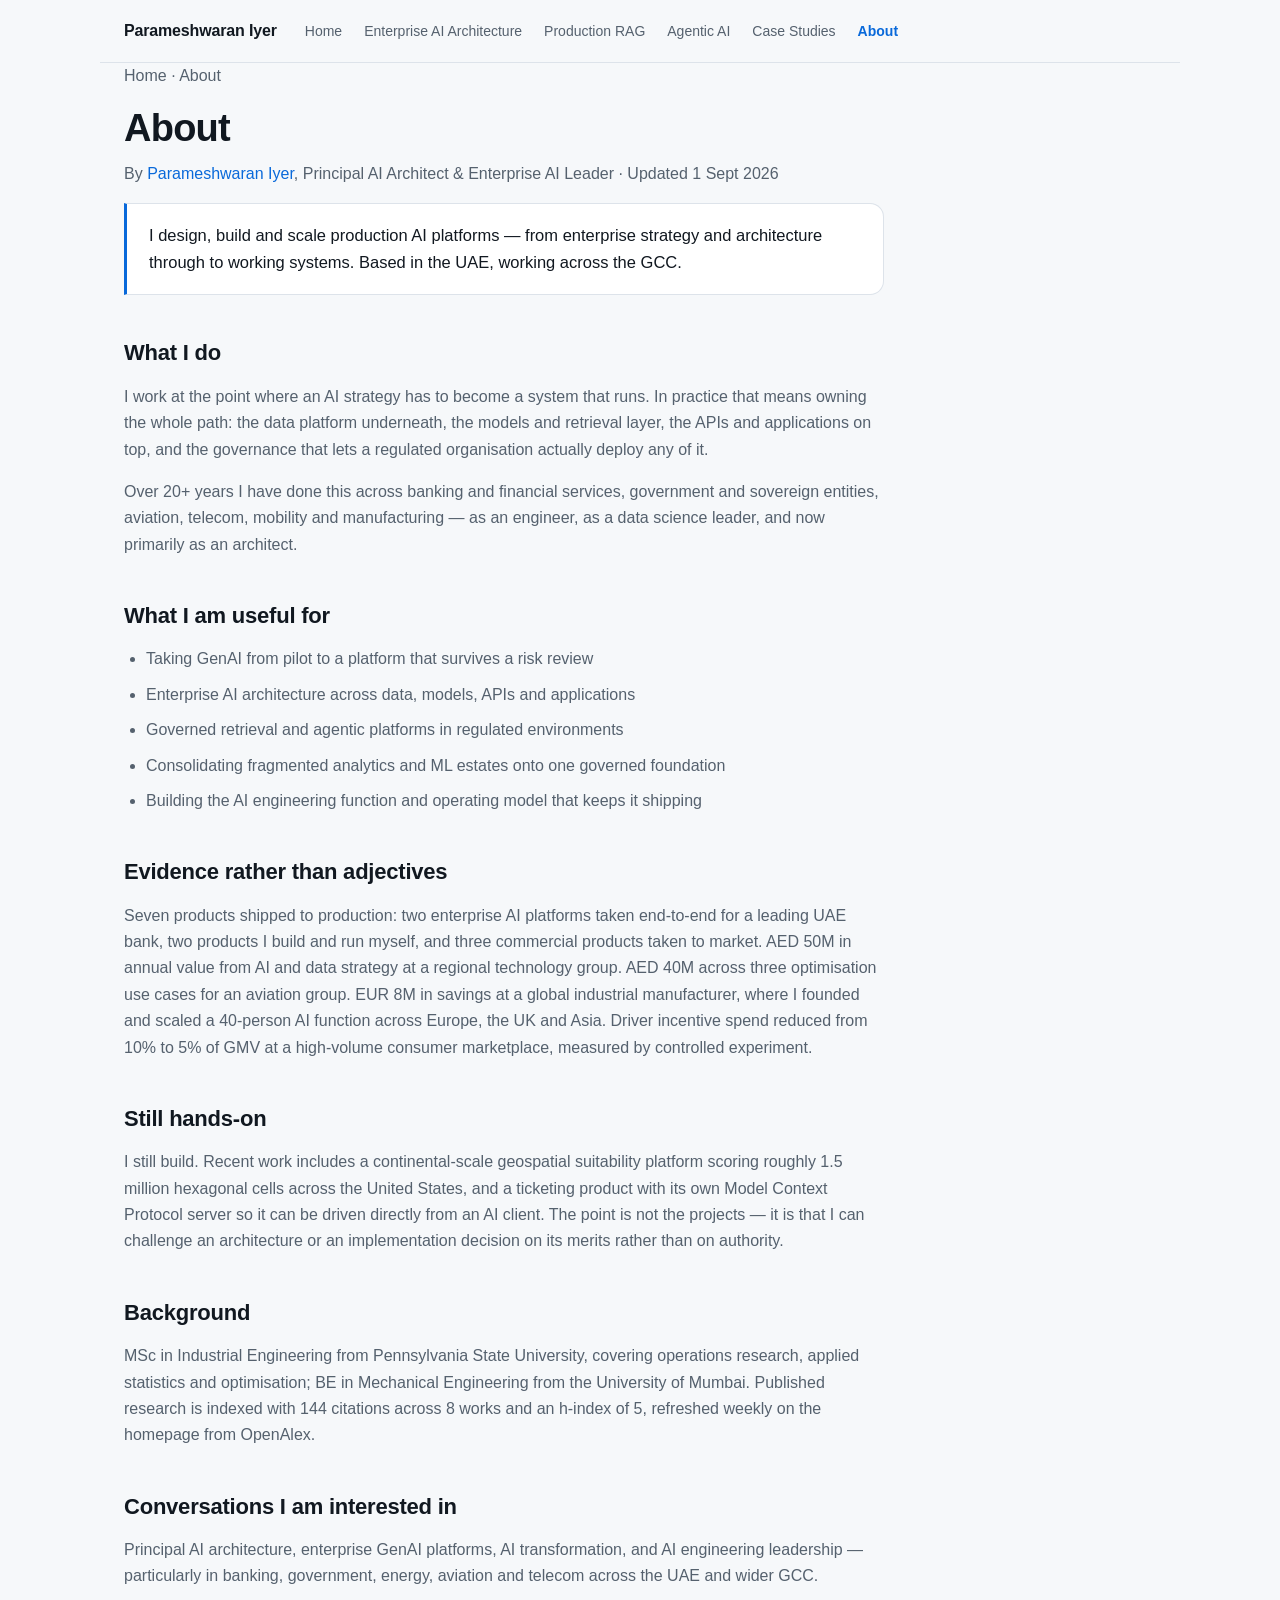
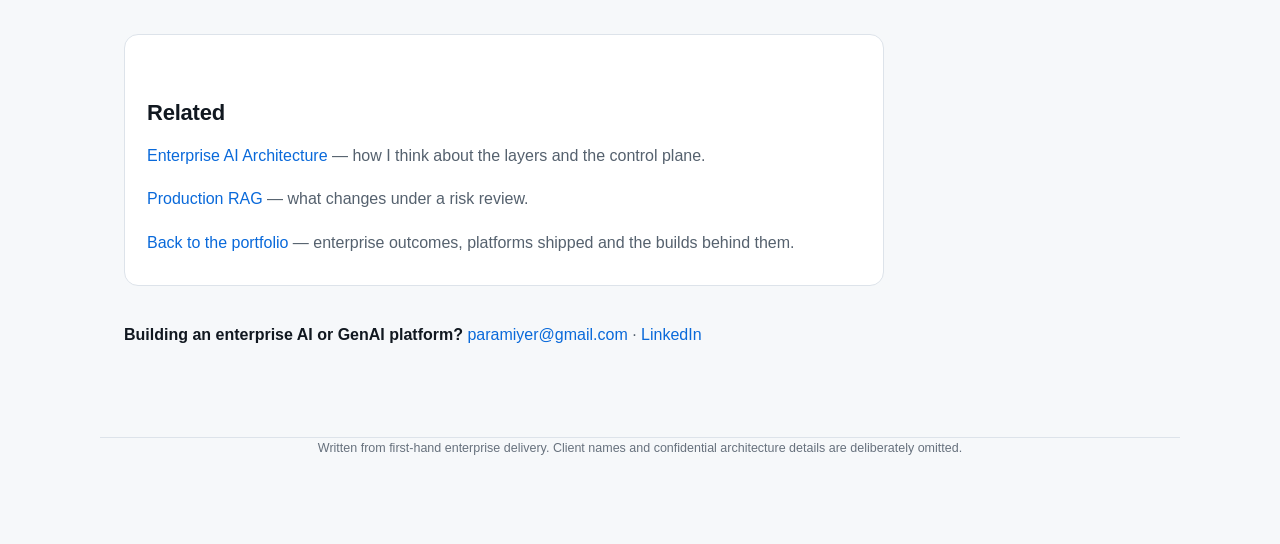
<file: about/index.html>
<!DOCTYPE html>
<html lang="en">
<head>
<meta charset="UTF-8">
<title>About Parameshwaran Iyer | Principal AI Architect</title>
<meta name="viewport" content="width=device-width, initial-scale=1">
<meta name="description" content="Parameshwaran Iyer is a Principal AI Architect and Enterprise AI Leader based in the UAE, working across banking, government, aviation, telecom and industrial enterprises in the GCC.">
<link rel="canonical" href="https://paramiyer.github.io/about/">
<meta name="theme-color" content="#0d1117" media="(prefers-color-scheme: dark)">
<meta name="theme-color" content="#f6f8fa" media="(prefers-color-scheme: light)">
<link rel="icon" href="../favicon.svg" type="image/svg+xml">
<link rel="apple-touch-icon" href="../apple-touch-icon.png">
<link rel="stylesheet" href="../styles.css">

<meta property="og:type" content="article">
<meta property="og:site_name" content="Parameshwaran Iyer">
<meta property="og:locale" content="en_GB">
<meta property="og:url" content="https://paramiyer.github.io/about/">
<meta property="og:title" content="About Parameshwaran Iyer">
<meta property="og:description" content="Parameshwaran Iyer is a Principal AI Architect and Enterprise AI Leader based in the UAE, working across banking, government, aviation, telecom and industrial enterprises in the GCC.">
<meta property="og:image" content="https://paramiyer.github.io/og-image.png">
<meta name="twitter:card" content="summary_large_image">
<meta name="twitter:title" content="About Parameshwaran Iyer">
<meta name="twitter:description" content="Parameshwaran Iyer is a Principal AI Architect and Enterprise AI Leader based in the UAE, working across banking, government, aviation, telecom and industrial enterprises in the GCC.">
<meta name="twitter:image" content="https://paramiyer.github.io/og-image.png">

<script type="application/ld+json">
{
  "@context": "https://schema.org",
  "@graph": [
    {
      "@type": "AboutPage",
      "@id": "https://paramiyer.github.io/about/#article",
      "headline": "About Parameshwaran Iyer",
      "description": "Parameshwaran Iyer is a Principal AI Architect and Enterprise AI Leader based in the UAE, working across banking, government, aviation, telecom and industrial enterprises in the GCC.",
      "url": "https://paramiyer.github.io/about/",
      "inLanguage": "en",
      "datePublished": "2026-08-29",
      "dateModified": "1 Sept 2026",
      "author": {
        "@id": "https://paramiyer.github.io/#person"
      },
      "publisher": {
        "@id": "https://paramiyer.github.io/#person"
      },
      "mainEntityOfPage": "https://paramiyer.github.io/about/",
      "about": [
        "Enterprise AI Architecture",
        "AI Platforms",
        "AI Transformation"
      ]
    },
    {
      "@type": "BreadcrumbList",
      "@id": "https://paramiyer.github.io/about/#breadcrumbs",
      "itemListElement": [
        {
          "@type": "ListItem",
          "position": 1,
          "name": "Home",
          "item": "https://paramiyer.github.io/"
        },
        {
          "@type": "ListItem",
          "position": 2,
          "name": "About",
          "item": "https://paramiyer.github.io/about/"
        }
      ]
    }
  ]
}
</script>
</head>
<body>
<a class="skip" href="#main">Skip to content</a>
<nav class="nav" aria-label="Primary">
  <a class="nav-brand" href="../">Parameshwaran Iyer</a>
  <div class="nav-links">
    <a href="../">Home</a>
    <a href="../enterprise-ai-architecture/">Enterprise AI Architecture</a>
    <a href="../enterprise-rag/">Production RAG</a>
    <a href="../agentic-ai/">Agentic AI</a>
    <a href="../case-studies/">Case Studies</a>
    <a href="../about/" aria-current="page">About</a>
  </div>
</nav>
<div class="wrap">
<main id="main">
<article class="article">
  <p class="crumbs"><a href="../">Home</a> · About</p>
  <h1>About</h1>
  <p class="byline">By <a href="../about/">Parameshwaran Iyer</a>, Principal AI Architect &amp; Enterprise AI Leader · Updated 1 Sept 2026</p>

  <div class="answer">
    <p>I design, build and scale production AI platforms — from enterprise strategy and
    architecture through to working systems. Based in the UAE, working across the GCC.</p>
  </div>

  <h2>What I do</h2>
  <p>I work at the point where an AI strategy has to become a system that runs. In
  practice that means owning the whole path: the data platform underneath, the models and
  retrieval layer, the APIs and applications on top, and the governance that lets a
  regulated organisation actually deploy any of it.</p>
  <p>Over 20+ years I have done this across banking and financial services, government and
  sovereign entities, aviation, telecom, mobility and manufacturing — as an engineer, as a
  data science leader, and now primarily as an architect.</p>

  <h2>What I am useful for</h2>
  <ul>
    <li>Taking GenAI from pilot to a platform that survives a risk review</li>
    <li>Enterprise AI architecture across data, models, APIs and applications</li>
    <li>Governed retrieval and agentic platforms in regulated environments</li>
    <li>Consolidating fragmented analytics and ML estates onto one governed foundation</li>
    <li>Building the AI engineering function and operating model that keeps it shipping</li>
  </ul>

  <h2>Evidence rather than adjectives</h2>
  <p>Seven products shipped to production: two enterprise AI platforms taken end-to-end for a leading UAE bank, two products I build and run myself, and three commercial products taken to market.
  AED 50M in annual value from AI and data strategy at a regional technology group. AED
  40M across three optimisation use cases for an aviation group. EUR 8M in savings at a
  global industrial manufacturer, where I founded and scaled a 40-person AI function
  across Europe, the UK and Asia. Driver incentive spend reduced from 10% to 5% of GMV at
  a high-volume consumer marketplace, measured by controlled experiment.</p>

  <h2>Still hands-on</h2>
  <p>I still build. Recent work includes a continental-scale geospatial suitability
  platform scoring roughly 1.5 million hexagonal cells across the United States, and a
  ticketing product with its own Model Context Protocol server so it can be driven
  directly from an AI client. The point is not the projects — it is that I can challenge
  an architecture or an implementation decision on its merits rather than on authority.</p>

  <h2>Background</h2>
  <p>MSc in Industrial Engineering from Pennsylvania State University, covering operations
  research, applied statistics and optimisation; BE in Mechanical Engineering from the
  University of Mumbai. Published research is indexed with 144 citations across 8 works
  and an h-index of 5, refreshed weekly on the homepage from OpenAlex.</p>

  <h2>Conversations I am interested in</h2>
  <p>Principal AI architecture, enterprise GenAI platforms, AI transformation, and AI
  engineering leadership — particularly in banking, government, energy, aviation and
  telecom across the UAE and wider GCC.</p>

  <div class="related">
    <h2>Related</h2>
    <ul>
      <li><a href="../enterprise-ai-architecture/">Enterprise AI Architecture</a> — how I think about the layers and the control plane.</li>
      <li><a href="../enterprise-rag/">Production RAG</a> — what changes under a risk review.</li>
      <li><a href="../">Back to the portfolio</a> — enterprise outcomes, platforms shipped and the builds behind them.</li>
    </ul>
  </div>
  <p style="margin-top:36px"><strong>Building an enterprise AI or GenAI platform?</strong>
  <a href="mailto:paramiyer@gmail.com">paramiyer@gmail.com</a> ·
  <a href="https://www.linkedin.com/in/parameshwaran-iyer-790b2131/" target="_blank" rel="noopener">LinkedIn</a></p>
</article>
</main>
</div>
<footer class="wrap">
  <p>Written from first-hand enterprise delivery. Client names and confidential
  architecture details are deliberately omitted.</p>
</footer>
</body>
</html>
</file>
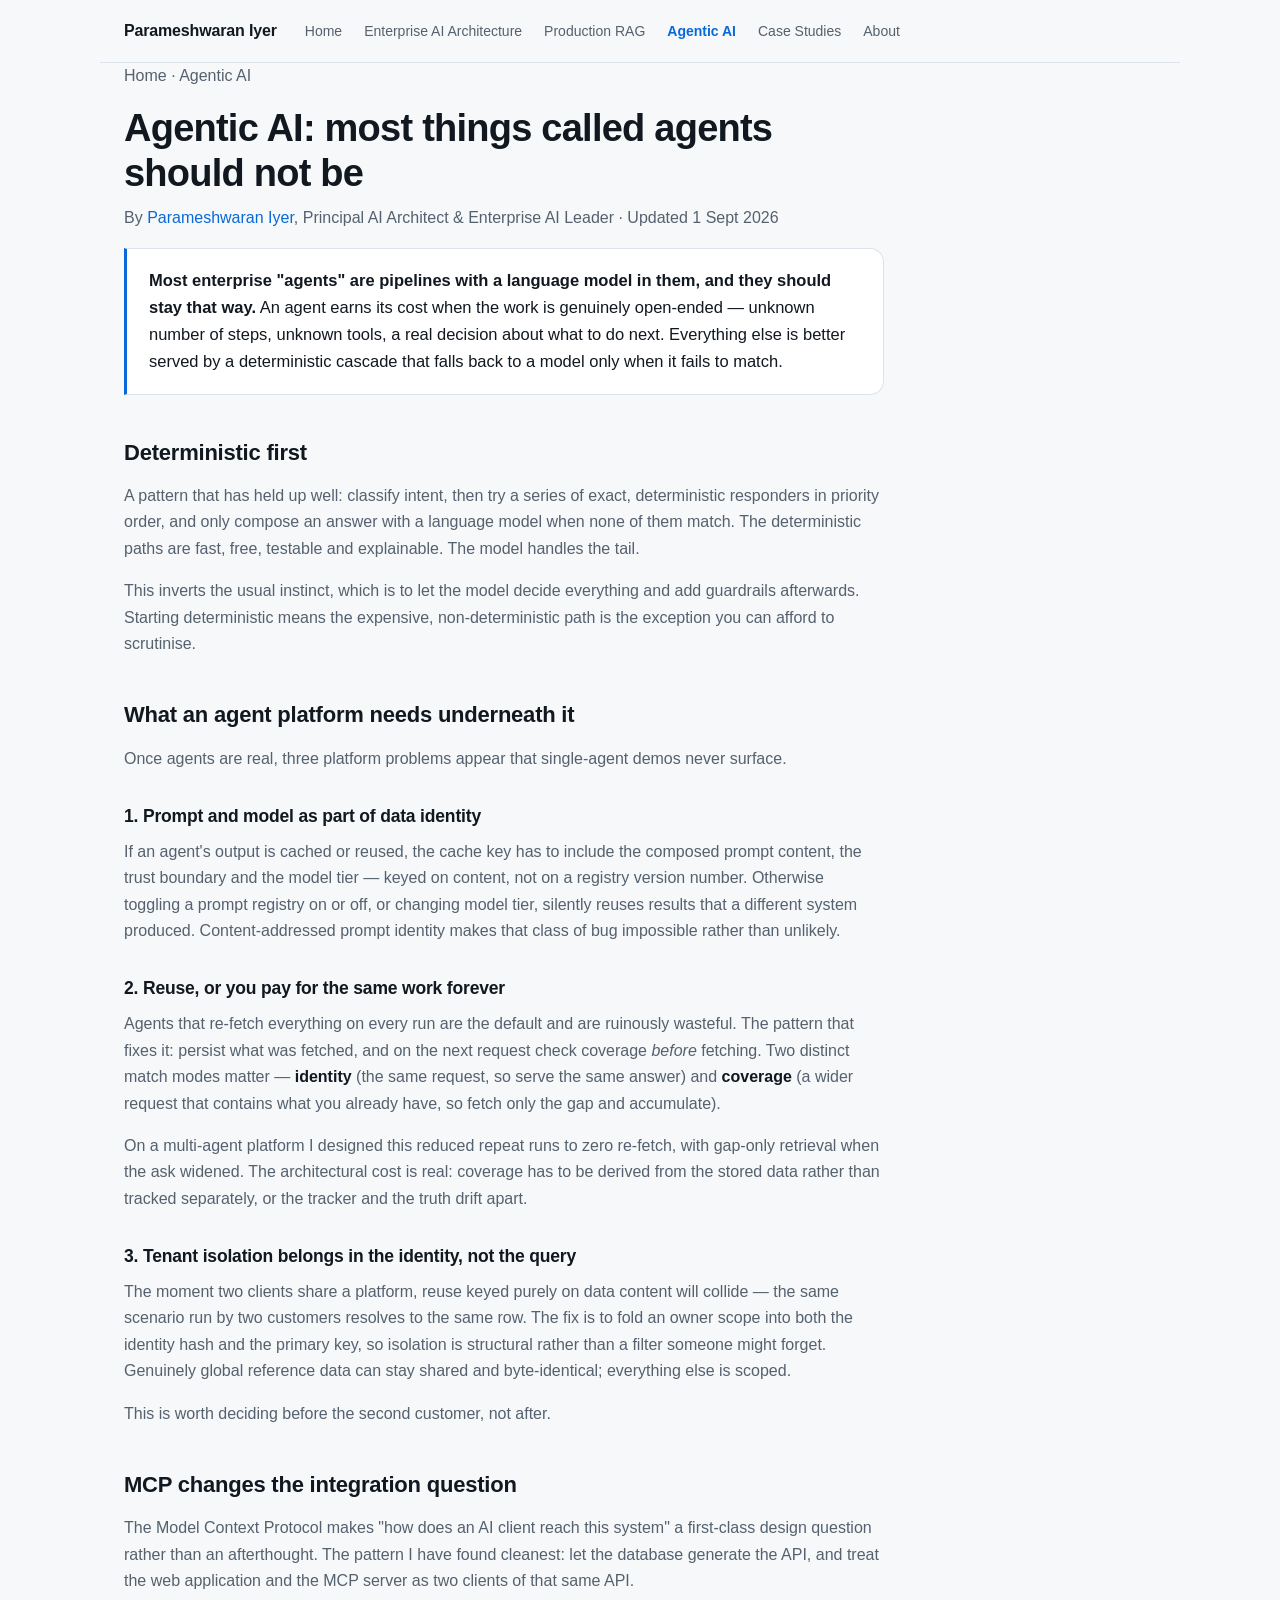
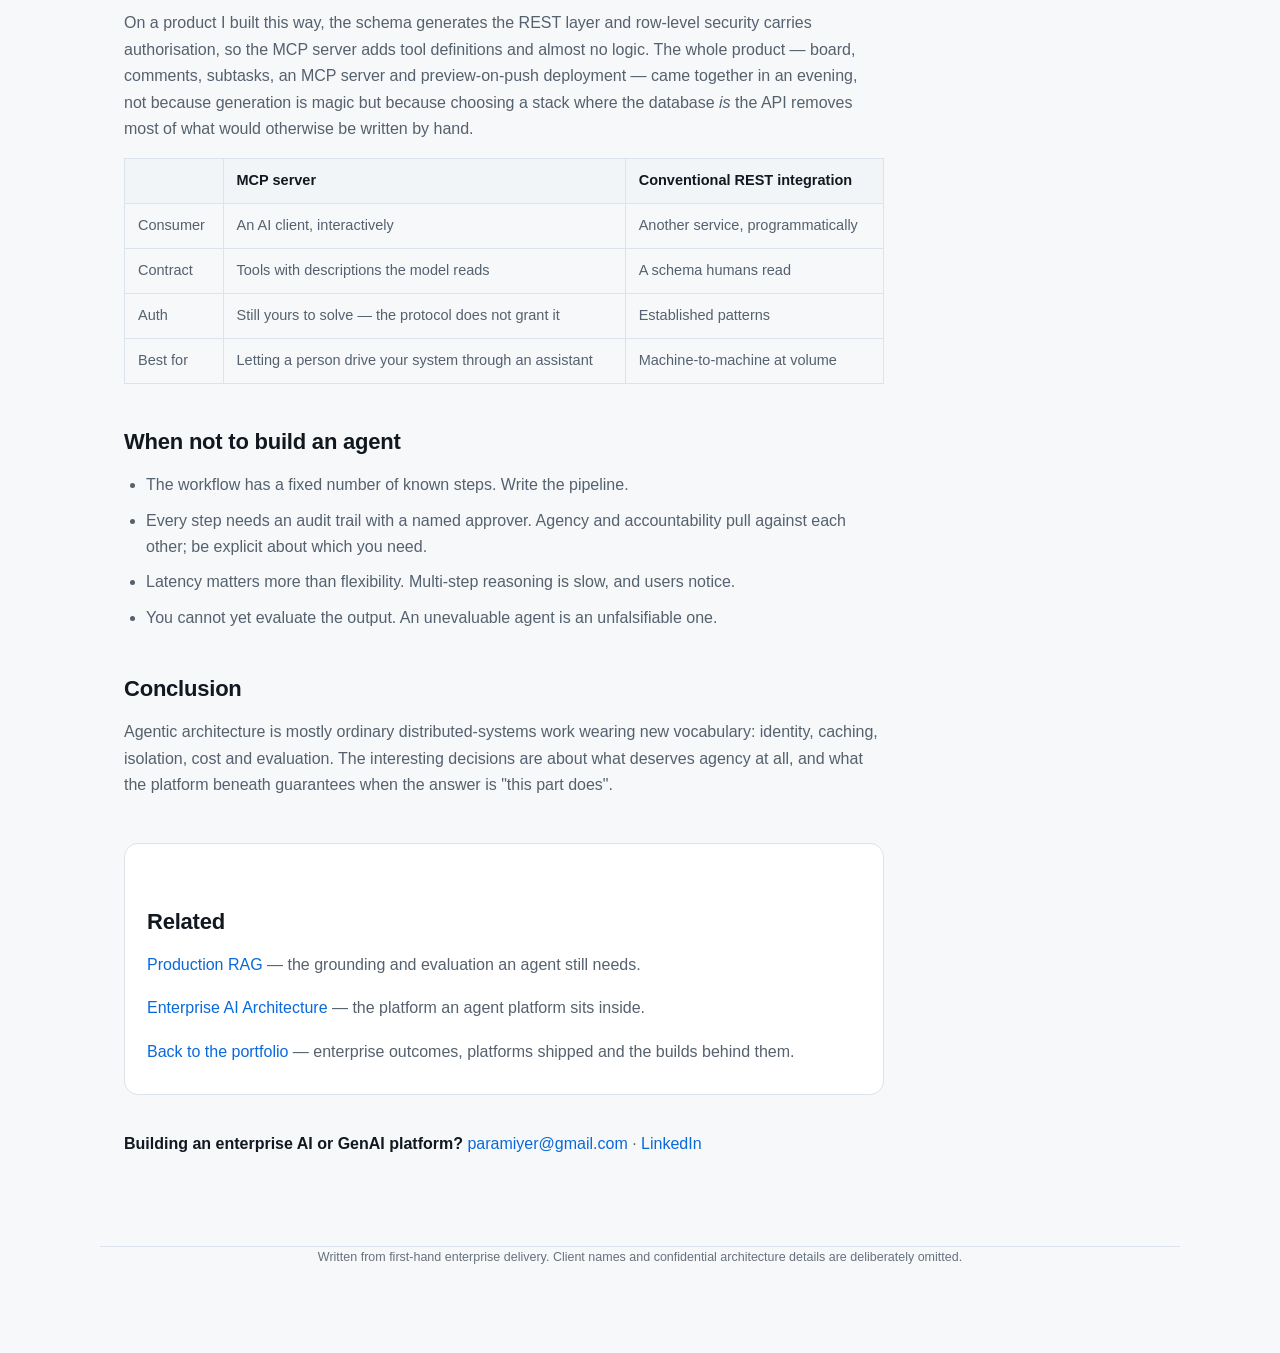
<file: agentic-ai/index.html>
<!DOCTYPE html>
<html lang="en">
<head>
<meta charset="UTF-8">
<title>Enterprise Agentic AI Platforms | Parameshwaran Iyer</title>
<meta name="viewport" content="width=device-width, initial-scale=1">
<meta name="description" content="When an agent is genuinely the right shape, what an enterprise agent platform needs underneath it — prompt identity, data reuse and tenant isolation — and why MCP changes the integration question.">
<link rel="canonical" href="https://paramiyer.github.io/agentic-ai/">
<meta name="theme-color" content="#0d1117" media="(prefers-color-scheme: dark)">
<meta name="theme-color" content="#f6f8fa" media="(prefers-color-scheme: light)">
<link rel="icon" href="../favicon.svg" type="image/svg+xml">
<link rel="apple-touch-icon" href="../apple-touch-icon.png">
<link rel="stylesheet" href="../styles.css">

<meta property="og:type" content="article">
<meta property="og:site_name" content="Parameshwaran Iyer">
<meta property="og:locale" content="en_GB">
<meta property="og:url" content="https://paramiyer.github.io/agentic-ai/">
<meta property="og:title" content="Enterprise Agentic AI Platforms">
<meta property="og:description" content="When an agent is genuinely the right shape, what an enterprise agent platform needs underneath it — prompt identity, data reuse and tenant isolation — and why MCP changes the integration question.">
<meta property="og:image" content="https://paramiyer.github.io/og-image.png">
<meta name="twitter:card" content="summary_large_image">
<meta name="twitter:title" content="Enterprise Agentic AI Platforms">
<meta name="twitter:description" content="When an agent is genuinely the right shape, what an enterprise agent platform needs underneath it — prompt identity, data reuse and tenant isolation — and why MCP changes the integration question.">
<meta name="twitter:image" content="https://paramiyer.github.io/og-image.png">

<script type="application/ld+json">
{
  "@context": "https://schema.org",
  "@graph": [
    {
      "@type": "TechArticle",
      "@id": "https://paramiyer.github.io/agentic-ai/#article",
      "headline": "Enterprise Agentic AI Platforms",
      "description": "When an agent is genuinely the right shape, what an enterprise agent platform needs underneath it — prompt identity, data reuse and tenant isolation — and why MCP changes the integration question.",
      "url": "https://paramiyer.github.io/agentic-ai/",
      "inLanguage": "en",
      "datePublished": "2026-08-29",
      "dateModified": "1 Sept 2026",
      "author": {
        "@id": "https://paramiyer.github.io/#person"
      },
      "publisher": {
        "@id": "https://paramiyer.github.io/#person"
      },
      "mainEntityOfPage": "https://paramiyer.github.io/agentic-ai/",
      "about": [
        "Agentic AI",
        "Model Context Protocol",
        "AI Platforms"
      ]
    },
    {
      "@type": "BreadcrumbList",
      "@id": "https://paramiyer.github.io/agentic-ai/#breadcrumbs",
      "itemListElement": [
        {
          "@type": "ListItem",
          "position": 1,
          "name": "Home",
          "item": "https://paramiyer.github.io/"
        },
        {
          "@type": "ListItem",
          "position": 2,
          "name": "Agentic AI",
          "item": "https://paramiyer.github.io/agentic-ai/"
        }
      ]
    }
  ]
}
</script>
</head>
<body>
<a class="skip" href="#main">Skip to content</a>
<nav class="nav" aria-label="Primary">
  <a class="nav-brand" href="../">Parameshwaran Iyer</a>
  <div class="nav-links">
    <a href="../">Home</a>
    <a href="../enterprise-ai-architecture/">Enterprise AI Architecture</a>
    <a href="../enterprise-rag/">Production RAG</a>
    <a href="../agentic-ai/" aria-current="page">Agentic AI</a>
    <a href="../case-studies/">Case Studies</a>
    <a href="../about/">About</a>
  </div>
</nav>
<div class="wrap">
<main id="main">
<article class="article">
  <p class="crumbs"><a href="../">Home</a> · Agentic AI</p>
  <h1>Agentic AI: most things called agents should not be</h1>
  <p class="byline">By <a href="../about/">Parameshwaran Iyer</a>, Principal AI Architect &amp; Enterprise AI Leader · Updated 1 Sept 2026</p>

  <div class="answer">
    <p><strong>Most enterprise "agents" are pipelines with a language model in them, and
    they should stay that way.</strong> An agent earns its cost when the work is genuinely
    open-ended — unknown number of steps, unknown tools, a real decision about what to do
    next. Everything else is better served by a deterministic cascade that falls back to a
    model only when it fails to match.</p>
  </div>

  <h2>Deterministic first</h2>
  <p>A pattern that has held up well: classify intent, then try a series of exact,
  deterministic responders in priority order, and only compose an answer with a language
  model when none of them match. The deterministic paths are fast, free, testable and
  explainable. The model handles the tail.</p>
  <p>This inverts the usual instinct, which is to let the model decide everything and add
  guardrails afterwards. Starting deterministic means the expensive, non-deterministic
  path is the exception you can afford to scrutinise.</p>

  <h2>What an agent platform needs underneath it</h2>
  <p>Once agents are real, three platform problems appear that single-agent demos never
  surface.</p>

  <h3>1. Prompt and model as part of data identity</h3>
  <p>If an agent's output is cached or reused, the cache key has to include the composed
  prompt content, the trust boundary and the model tier — keyed on content, not on a
  registry version number. Otherwise toggling a prompt registry on or off, or changing
  model tier, silently reuses results that a different system produced. Content-addressed
  prompt identity makes that class of bug impossible rather than unlikely.</p>

  <h3>2. Reuse, or you pay for the same work forever</h3>
  <p>Agents that re-fetch everything on every run are the default and are ruinously
  wasteful. The pattern that fixes it: persist what was fetched, and on the next request
  check coverage <em>before</em> fetching. Two distinct match modes matter —
  <strong>identity</strong> (the same request, so serve the same answer) and
  <strong>coverage</strong> (a wider request that contains what you already have, so fetch
  only the gap and accumulate).</p>
  <p>On a multi-agent platform I designed this reduced repeat runs to zero re-fetch, with
  gap-only retrieval when the ask widened. The architectural cost is real: coverage has to
  be derived from the stored data rather than tracked separately, or the tracker and the
  truth drift apart.</p>

  <h3>3. Tenant isolation belongs in the identity, not the query</h3>
  <p>The moment two clients share a platform, reuse keyed purely on data content will
  collide — the same scenario run by two customers resolves to the same row. The fix is to
  fold an owner scope into both the identity hash and the primary key, so isolation is
  structural rather than a filter someone might forget. Genuinely global reference data
  can stay shared and byte-identical; everything else is scoped.</p>
  <p>This is worth deciding before the second customer, not after.</p>

  <h2>MCP changes the integration question</h2>
  <p>The Model Context Protocol makes "how does an AI client reach this system" a
  first-class design question rather than an afterthought. The pattern I have found
  cleanest: let the database generate the API, and treat the web application and the MCP
  server as two clients of that same API.</p>
  <p>On a product I built this way, the schema generates the REST layer and row-level
  security carries authorisation, so the MCP server adds tool definitions and almost no
  logic. The whole product — board, comments, subtasks, an MCP server and preview-on-push
  deployment — came together in an evening, not because generation is magic but because
  choosing a stack where the database <em>is</em> the API removes most of what would
  otherwise be written by hand.</p>
  <table>
    <thead><tr><th>&nbsp;</th><th>MCP server</th><th>Conventional REST integration</th></tr></thead>
    <tbody>
      <tr><td>Consumer</td><td>An AI client, interactively</td><td>Another service, programmatically</td></tr>
      <tr><td>Contract</td><td>Tools with descriptions the model reads</td><td>A schema humans read</td></tr>
      <tr><td>Auth</td><td>Still yours to solve — the protocol does not grant it</td><td>Established patterns</td></tr>
      <tr><td>Best for</td><td>Letting a person drive your system through an assistant</td><td>Machine-to-machine at volume</td></tr>
    </tbody>
  </table>

  <h2>When not to build an agent</h2>
  <ul>
    <li>The workflow has a fixed number of known steps. Write the pipeline.</li>
    <li>Every step needs an audit trail with a named approver. Agency and accountability
    pull against each other; be explicit about which you need.</li>
    <li>Latency matters more than flexibility. Multi-step reasoning is slow, and users
    notice.</li>
    <li>You cannot yet evaluate the output. An unevaluable agent is an unfalsifiable one.</li>
  </ul>

  <h2>Conclusion</h2>
  <p>Agentic architecture is mostly ordinary distributed-systems work wearing new
  vocabulary: identity, caching, isolation, cost and evaluation. The interesting decisions
  are about what deserves agency at all, and what the platform beneath guarantees when the
  answer is "this part does".</p>

  <div class="related">
    <h2>Related</h2>
    <ul>
      <li><a href="../enterprise-rag/">Production RAG</a> — the grounding and evaluation an agent still needs.</li>
      <li><a href="../enterprise-ai-architecture/">Enterprise AI Architecture</a> — the platform an agent platform sits inside.</li>
      <li><a href="../">Back to the portfolio</a> — enterprise outcomes, platforms shipped and the builds behind them.</li>
    </ul>
  </div>
  <p style="margin-top:36px"><strong>Building an enterprise AI or GenAI platform?</strong>
  <a href="mailto:paramiyer@gmail.com">paramiyer@gmail.com</a> ·
  <a href="https://www.linkedin.com/in/parameshwaran-iyer-790b2131/" target="_blank" rel="noopener">LinkedIn</a></p>
</article>
</main>
</div>
<footer class="wrap">
  <p>Written from first-hand enterprise delivery. Client names and confidential
  architecture details are deliberately omitted.</p>
</footer>
</body>
</html>
</file>
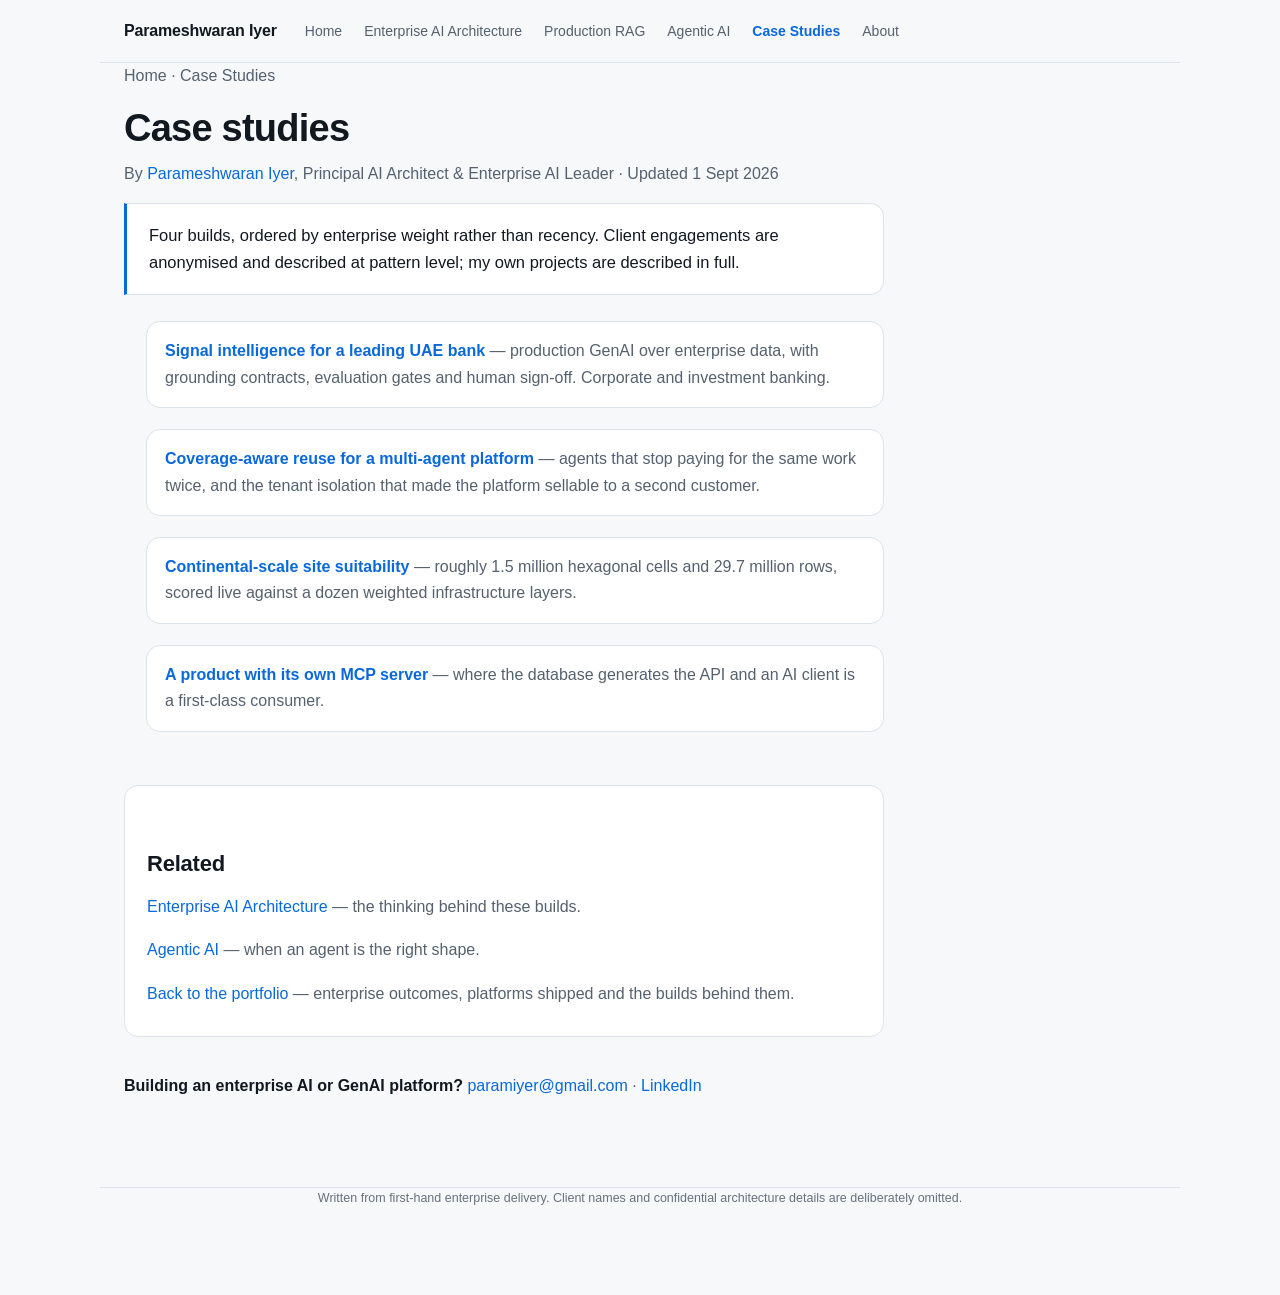
<file: case-studies/index.html>
<!DOCTYPE html>
<html lang="en">
<head>
<meta charset="UTF-8">
<title>Enterprise AI Case Studies | Parameshwaran Iyer</title>
<meta name="viewport" content="width=device-width, initial-scale=1">
<meta name="description" content="Enterprise AI platforms and products taken into production: signal intelligence for a bank, agentic data reuse, continental-scale geospatial suitability, and an MCP-driven product.">
<link rel="canonical" href="https://paramiyer.github.io/case-studies/">
<meta name="theme-color" content="#0d1117" media="(prefers-color-scheme: dark)">
<meta name="theme-color" content="#f6f8fa" media="(prefers-color-scheme: light)">
<link rel="icon" href="../favicon.svg" type="image/svg+xml">
<link rel="apple-touch-icon" href="../apple-touch-icon.png">
<link rel="stylesheet" href="../styles.css">

<meta property="og:type" content="article">
<meta property="og:site_name" content="Parameshwaran Iyer">
<meta property="og:locale" content="en_GB">
<meta property="og:url" content="https://paramiyer.github.io/case-studies/">
<meta property="og:title" content="Case Studies">
<meta property="og:description" content="Enterprise AI platforms and products taken into production: signal intelligence for a bank, agentic data reuse, continental-scale geospatial suitability, and an MCP-driven product.">
<meta property="og:image" content="https://paramiyer.github.io/og-image.png">
<meta name="twitter:card" content="summary_large_image">
<meta name="twitter:title" content="Case Studies">
<meta name="twitter:description" content="Enterprise AI platforms and products taken into production: signal intelligence for a bank, agentic data reuse, continental-scale geospatial suitability, and an MCP-driven product.">
<meta name="twitter:image" content="https://paramiyer.github.io/og-image.png">

<script type="application/ld+json">
{
  "@context": "https://schema.org",
  "@graph": [
    {
      "@type": "CollectionPage",
      "@id": "https://paramiyer.github.io/case-studies/#article",
      "headline": "Case Studies",
      "description": "Enterprise AI platforms and products taken into production: signal intelligence for a bank, agentic data reuse, continental-scale geospatial suitability, and an MCP-driven product.",
      "url": "https://paramiyer.github.io/case-studies/",
      "inLanguage": "en",
      "datePublished": "2026-08-29",
      "dateModified": "1 Sept 2026",
      "author": {
        "@id": "https://paramiyer.github.io/#person"
      },
      "publisher": {
        "@id": "https://paramiyer.github.io/#person"
      },
      "mainEntityOfPage": "https://paramiyer.github.io/case-studies/",
      "about": [
        "Enterprise AI Architecture",
        "AI Platforms"
      ]
    },
    {
      "@type": "BreadcrumbList",
      "@id": "https://paramiyer.github.io/case-studies/#breadcrumbs",
      "itemListElement": [
        {
          "@type": "ListItem",
          "position": 1,
          "name": "Home",
          "item": "https://paramiyer.github.io/"
        },
        {
          "@type": "ListItem",
          "position": 2,
          "name": "Case Studies",
          "item": "https://paramiyer.github.io/case-studies/"
        }
      ]
    }
  ]
}
</script>
</head>
<body>
<a class="skip" href="#main">Skip to content</a>
<nav class="nav" aria-label="Primary">
  <a class="nav-brand" href="../">Parameshwaran Iyer</a>
  <div class="nav-links">
    <a href="../">Home</a>
    <a href="../enterprise-ai-architecture/">Enterprise AI Architecture</a>
    <a href="../enterprise-rag/">Production RAG</a>
    <a href="../agentic-ai/">Agentic AI</a>
    <a href="../case-studies/" aria-current="page">Case Studies</a>
    <a href="../about/">About</a>
  </div>
</nav>
<div class="wrap">
<main id="main">
<article class="article">
  <p class="crumbs"><a href="../">Home</a> · Case Studies</p>
  <h1>Case studies</h1>
  <p class="byline">By <a href="../about/">Parameshwaran Iyer</a>, Principal AI Architect &amp; Enterprise AI Leader · Updated 1 Sept 2026</p>

  <div class="answer">
    <p>Four builds, ordered by enterprise weight rather than recency. Client
    engagements are anonymised and described at pattern level; my own projects are
    described in full.</p>
  </div>
  <ul class="stack">
    <li><span class="who"><a href="enterprise-signal-intelligence/">Signal intelligence for a leading UAE bank</a></span>
    <span class="what">— production GenAI over enterprise data, with grounding contracts, evaluation gates and human sign-off. Corporate and investment banking.</span></li>
    <li><span class="who"><a href="agentic-data-reuse/">Coverage-aware reuse for a multi-agent platform</a></span>
    <span class="what">— agents that stop paying for the same work twice, and the tenant isolation that made the platform sellable to a second customer.</span></li>
    <li><span class="who"><a href="geospatial-site-suitability/">Continental-scale site suitability</a></span>
    <span class="what">— roughly 1.5 million hexagonal cells and 29.7 million rows, scored live against a dozen weighted infrastructure layers.</span></li>
    <li><span class="who"><a href="mcp-product/">A product with its own MCP server</a></span>
    <span class="what">— where the database generates the API and an AI client is a first-class consumer.</span></li>
  </ul>

  <div class="related">
    <h2>Related</h2>
    <ul>
      <li><a href="../enterprise-ai-architecture/">Enterprise AI Architecture</a> — the thinking behind these builds.</li>
      <li><a href="../agentic-ai/">Agentic AI</a> — when an agent is the right shape.</li>
      <li><a href="../">Back to the portfolio</a> — enterprise outcomes, platforms shipped and the builds behind them.</li>
    </ul>
  </div>
  <p style="margin-top:36px"><strong>Building an enterprise AI or GenAI platform?</strong>
  <a href="mailto:paramiyer@gmail.com">paramiyer@gmail.com</a> ·
  <a href="https://www.linkedin.com/in/parameshwaran-iyer-790b2131/" target="_blank" rel="noopener">LinkedIn</a></p>
</article>
</main>
</div>
<footer class="wrap">
  <p>Written from first-hand enterprise delivery. Client names and confidential
  architecture details are deliberately omitted.</p>
</footer>
</body>
</html>
</file>
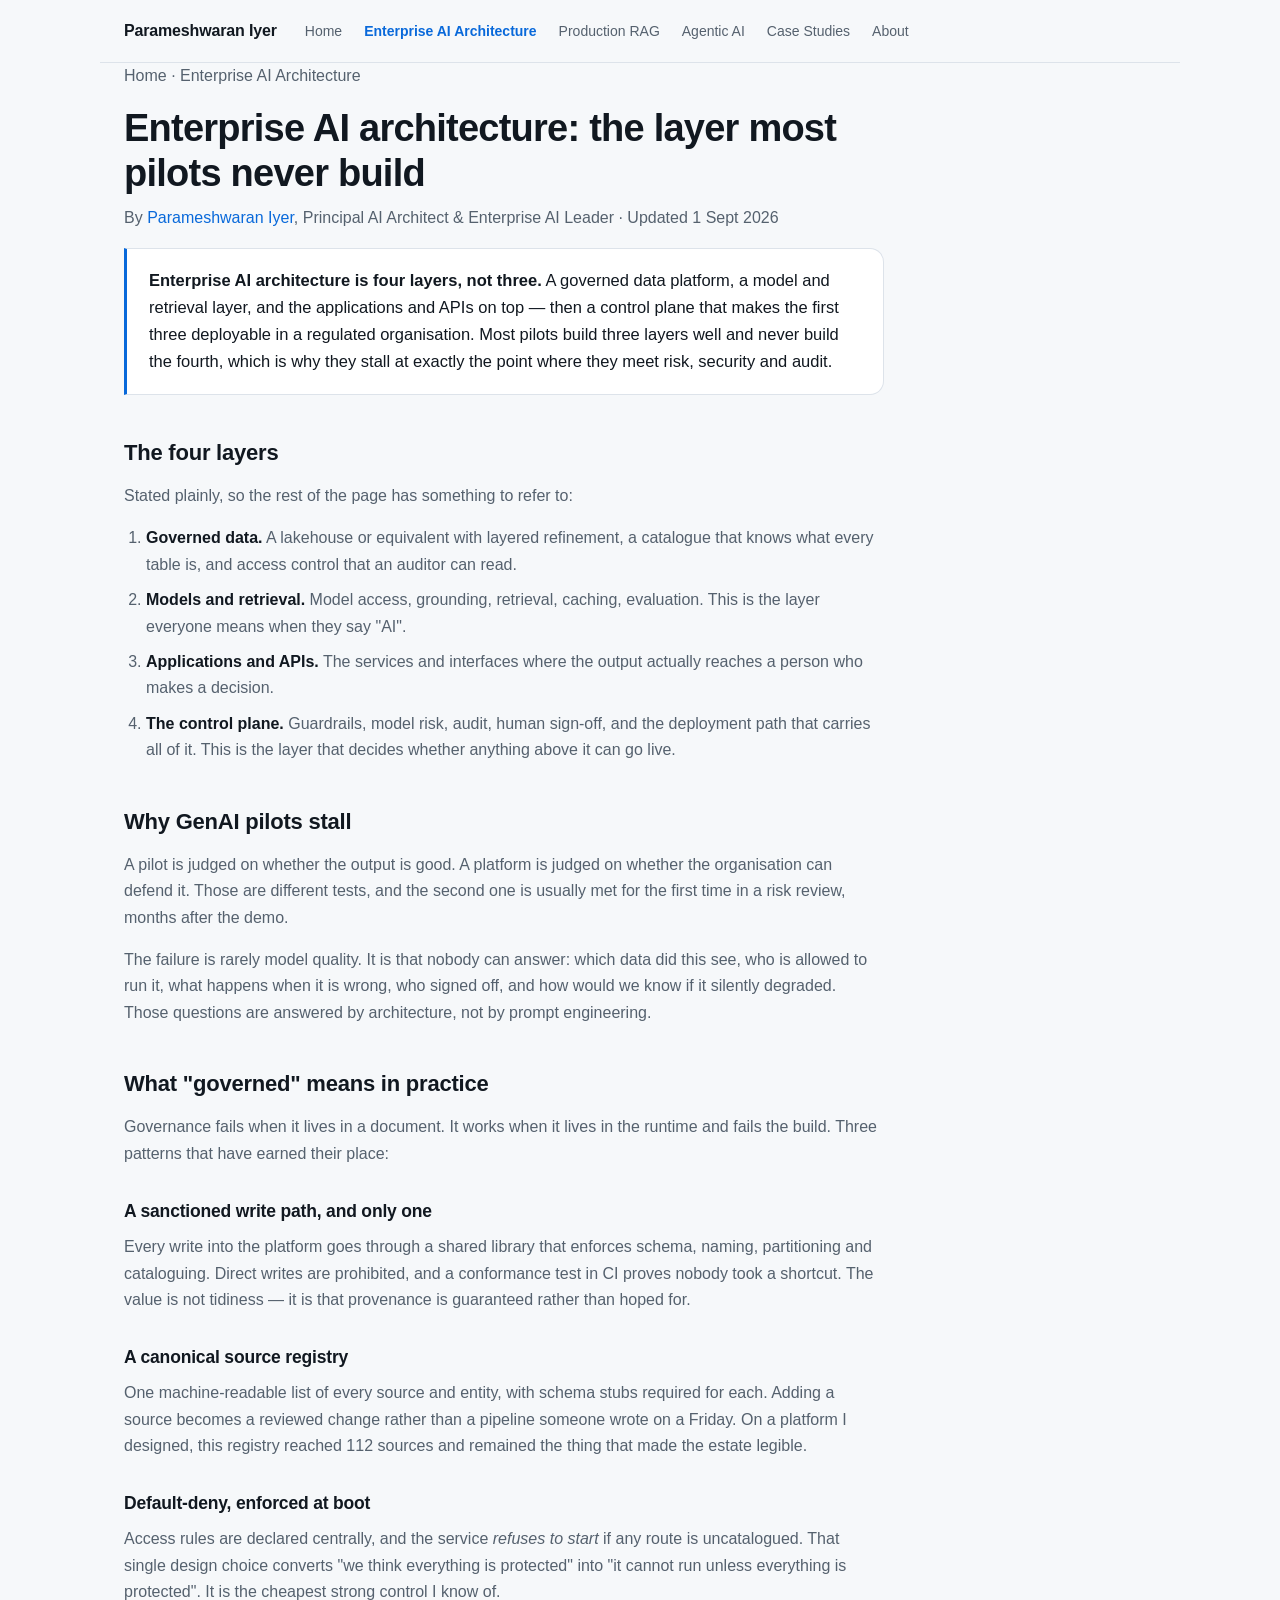
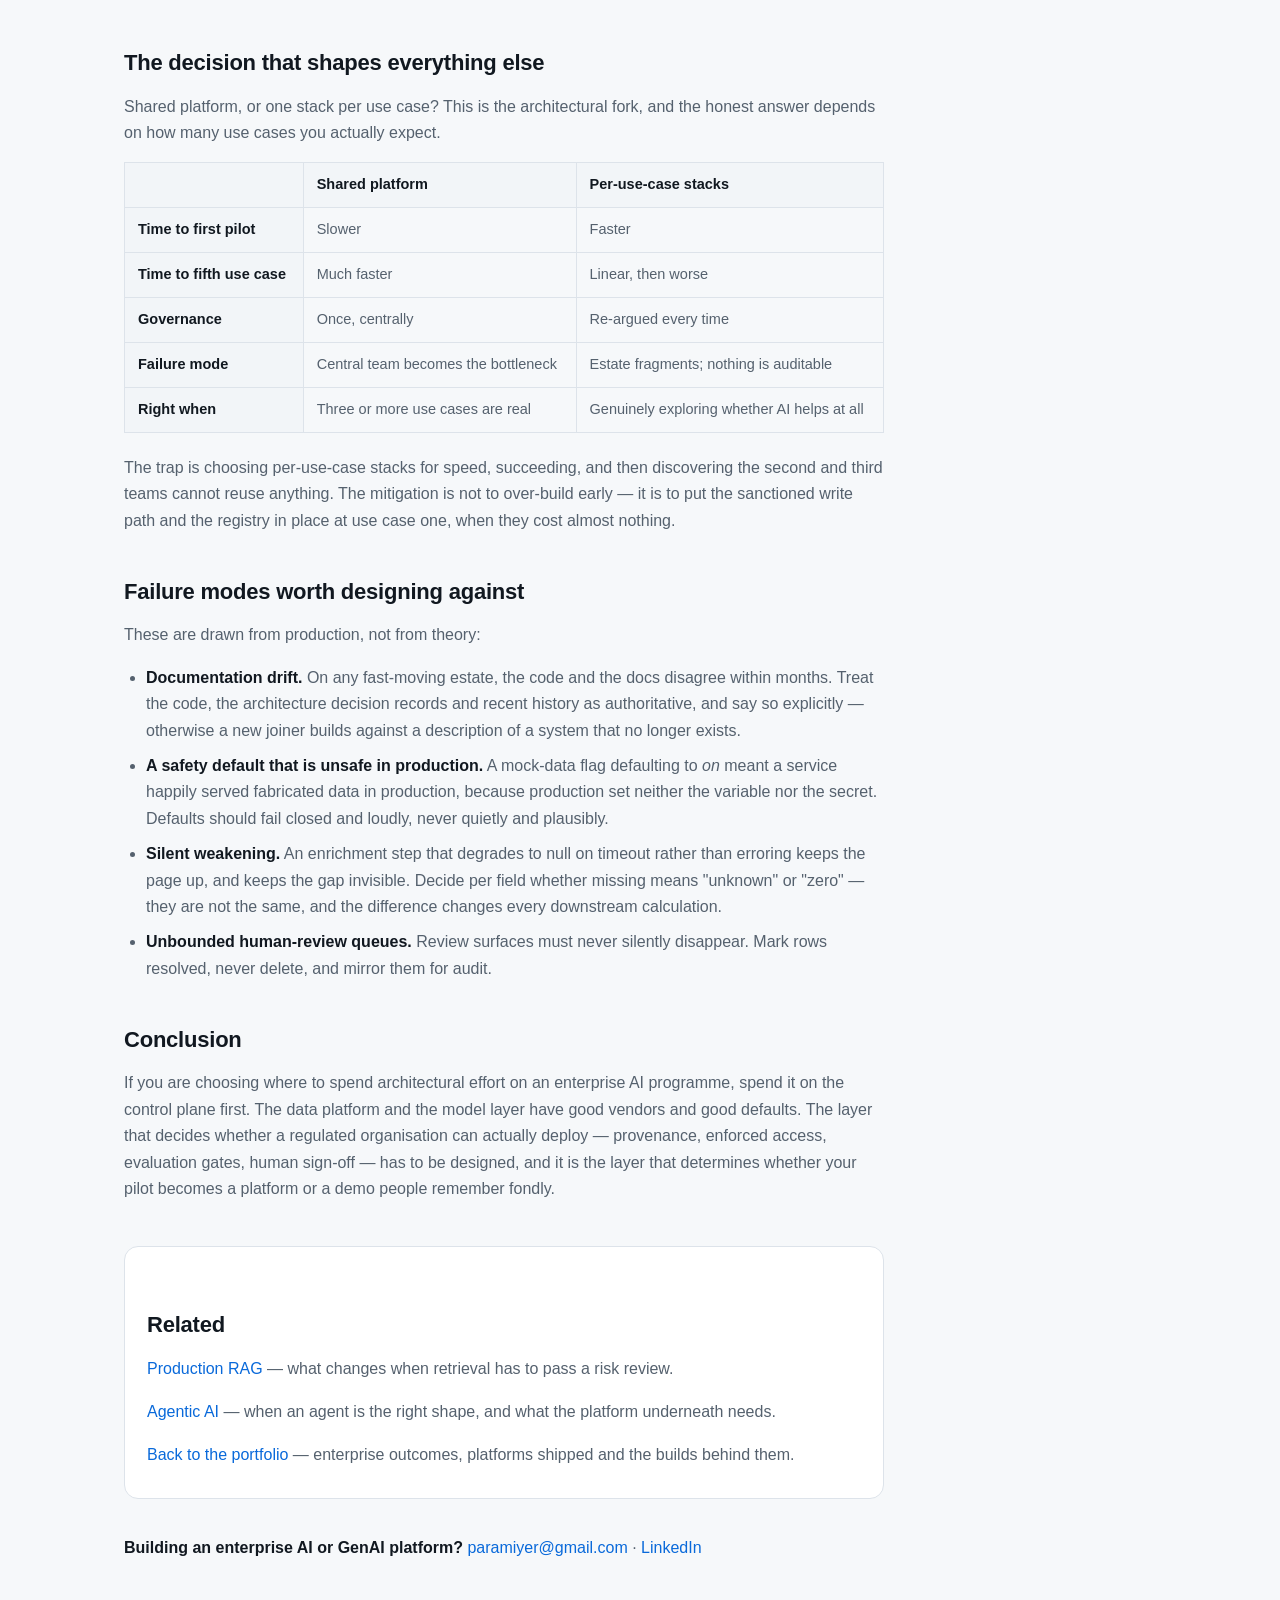
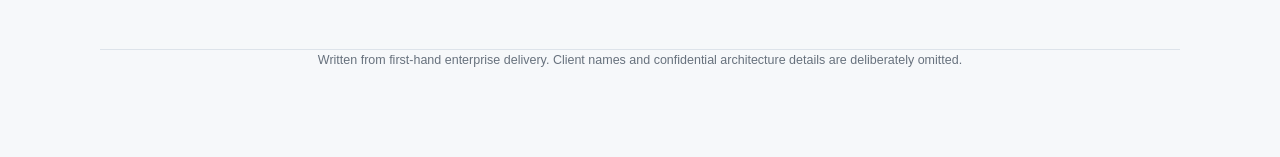
<file: enterprise-ai-architecture/index.html>
<!DOCTYPE html>
<html lang="en">
<head>
<meta charset="UTF-8">
<title>Enterprise AI Architecture | Parameshwaran Iyer</title>
<meta name="viewport" content="width=device-width, initial-scale=1">
<meta name="description" content="What enterprise AI architecture actually consists of, why GenAI pilots stall before production, and the control plane that decides whether a regulated organisation can deploy anything at all.">
<link rel="canonical" href="https://paramiyer.github.io/enterprise-ai-architecture/">
<meta name="theme-color" content="#0d1117" media="(prefers-color-scheme: dark)">
<meta name="theme-color" content="#f6f8fa" media="(prefers-color-scheme: light)">
<link rel="icon" href="../favicon.svg" type="image/svg+xml">
<link rel="apple-touch-icon" href="../apple-touch-icon.png">
<link rel="stylesheet" href="../styles.css">

<meta property="og:type" content="article">
<meta property="og:site_name" content="Parameshwaran Iyer">
<meta property="og:locale" content="en_GB">
<meta property="og:url" content="https://paramiyer.github.io/enterprise-ai-architecture/">
<meta property="og:title" content="Enterprise AI Architecture">
<meta property="og:description" content="What enterprise AI architecture actually consists of, why GenAI pilots stall before production, and the control plane that decides whether a regulated organisation can deploy anything at all.">
<meta property="og:image" content="https://paramiyer.github.io/og-image.png">
<meta name="twitter:card" content="summary_large_image">
<meta name="twitter:title" content="Enterprise AI Architecture">
<meta name="twitter:description" content="What enterprise AI architecture actually consists of, why GenAI pilots stall before production, and the control plane that decides whether a regulated organisation can deploy anything at all.">
<meta name="twitter:image" content="https://paramiyer.github.io/og-image.png">

<script type="application/ld+json">
{
  "@context": "https://schema.org",
  "@graph": [
    {
      "@type": "TechArticle",
      "@id": "https://paramiyer.github.io/enterprise-ai-architecture/#article",
      "headline": "Enterprise AI Architecture",
      "description": "What enterprise AI architecture actually consists of, why GenAI pilots stall before production, and the control plane that decides whether a regulated organisation can deploy anything at all.",
      "url": "https://paramiyer.github.io/enterprise-ai-architecture/",
      "inLanguage": "en",
      "datePublished": "2026-08-29",
      "dateModified": "1 Sept 2026",
      "author": {
        "@id": "https://paramiyer.github.io/#person"
      },
      "publisher": {
        "@id": "https://paramiyer.github.io/#person"
      },
      "mainEntityOfPage": "https://paramiyer.github.io/enterprise-ai-architecture/",
      "about": [
        "Enterprise AI Architecture",
        "AI Platforms",
        "Data Governance"
      ]
    },
    {
      "@type": "BreadcrumbList",
      "@id": "https://paramiyer.github.io/enterprise-ai-architecture/#breadcrumbs",
      "itemListElement": [
        {
          "@type": "ListItem",
          "position": 1,
          "name": "Home",
          "item": "https://paramiyer.github.io/"
        },
        {
          "@type": "ListItem",
          "position": 2,
          "name": "Enterprise AI Architecture",
          "item": "https://paramiyer.github.io/enterprise-ai-architecture/"
        }
      ]
    }
  ]
}
</script>
</head>
<body>
<a class="skip" href="#main">Skip to content</a>
<nav class="nav" aria-label="Primary">
  <a class="nav-brand" href="../">Parameshwaran Iyer</a>
  <div class="nav-links">
    <a href="../">Home</a>
    <a href="../enterprise-ai-architecture/" aria-current="page">Enterprise AI Architecture</a>
    <a href="../enterprise-rag/">Production RAG</a>
    <a href="../agentic-ai/">Agentic AI</a>
    <a href="../case-studies/">Case Studies</a>
    <a href="../about/">About</a>
  </div>
</nav>
<div class="wrap">
<main id="main">
<article class="article">
  <p class="crumbs"><a href="../">Home</a> · Enterprise AI Architecture</p>
  <h1>Enterprise AI architecture: the layer most pilots never build</h1>
  <p class="byline">By <a href="../about/">Parameshwaran Iyer</a>, Principal AI Architect &amp; Enterprise AI Leader · Updated 1 Sept 2026</p>

  <div class="answer">
    <p><strong>Enterprise AI architecture is four layers, not three.</strong> A governed
    data platform, a model and retrieval layer, and the applications and APIs on top —
    then a control plane that makes the first three deployable in a regulated
    organisation. Most pilots build three layers well and never build the fourth, which
    is why they stall at exactly the point where they meet risk, security and audit.</p>
  </div>

  <h2>The four layers</h2>
  <p>Stated plainly, so the rest of the page has something to refer to:</p>
  <ol>
    <li><strong>Governed data.</strong> A lakehouse or equivalent with layered
    refinement, a catalogue that knows what every table is, and access control that
    an auditor can read.</li>
    <li><strong>Models and retrieval.</strong> Model access, grounding, retrieval,
    caching, evaluation. This is the layer everyone means when they say "AI".</li>
    <li><strong>Applications and APIs.</strong> The services and interfaces where the
    output actually reaches a person who makes a decision.</li>
    <li><strong>The control plane.</strong> Guardrails, model risk, audit, human
    sign-off, and the deployment path that carries all of it. This is the layer that
    decides whether anything above it can go live.</li>
  </ol>

  <h2>Why GenAI pilots stall</h2>
  <p>A pilot is judged on whether the output is good. A platform is judged on whether
  the organisation can defend it. Those are different tests, and the second one is
  usually met for the first time in a risk review, months after the demo.</p>
  <p>The failure is rarely model quality. It is that nobody can answer: which data did
  this see, who is allowed to run it, what happens when it is wrong, who signed off,
  and how would we know if it silently degraded. Those questions are answered by
  architecture, not by prompt engineering.</p>

  <h2>What "governed" means in practice</h2>
  <p>Governance fails when it lives in a document. It works when it lives in the
  runtime and fails the build. Three patterns that have earned their place:</p>
  <h3>A sanctioned write path, and only one</h3>
  <p>Every write into the platform goes through a shared library that enforces schema,
  naming, partitioning and cataloguing. Direct writes are prohibited, and a conformance
  test in CI proves nobody took a shortcut. The value is not tidiness — it is that
  provenance is guaranteed rather than hoped for.</p>
  <h3>A canonical source registry</h3>
  <p>One machine-readable list of every source and entity, with schema stubs required
  for each. Adding a source becomes a reviewed change rather than a pipeline someone
  wrote on a Friday. On a platform I designed, this registry reached 112 sources and
  remained the thing that made the estate legible.</p>
  <h3>Default-deny, enforced at boot</h3>
  <p>Access rules are declared centrally, and the service <em>refuses to start</em> if
  any route is uncatalogued. That single design choice converts "we think everything is
  protected" into "it cannot run unless everything is protected". It is the cheapest
  strong control I know of.</p>

  <h2>The decision that shapes everything else</h2>
  <p>Shared platform, or one stack per use case? This is the architectural fork, and
  the honest answer depends on how many use cases you actually expect.</p>
  <table>
    <thead><tr><th>&nbsp;</th><th>Shared platform</th><th>Per-use-case stacks</th></tr></thead>
    <tbody>
      <tr><th>Time to first pilot</th><td>Slower</td><td>Faster</td></tr>
      <tr><th>Time to fifth use case</th><td>Much faster</td><td>Linear, then worse</td></tr>
      <tr><th>Governance</th><td>Once, centrally</td><td>Re-argued every time</td></tr>
      <tr><th>Failure mode</th><td>Central team becomes the bottleneck</td><td>Estate fragments; nothing is auditable</td></tr>
      <tr><th>Right when</th><td>Three or more use cases are real</td><td>Genuinely exploring whether AI helps at all</td></tr>
    </tbody>
  </table>
  <p>The trap is choosing per-use-case stacks for speed, succeeding, and then
  discovering the second and third teams cannot reuse anything. The mitigation is not
  to over-build early — it is to put the sanctioned write path and the registry in
  place at use case one, when they cost almost nothing.</p>

  <h2>Failure modes worth designing against</h2>
  <p>These are drawn from production, not from theory:</p>
  <ul>
    <li><strong>Documentation drift.</strong> On any fast-moving estate, the code and
    the docs disagree within months. Treat the code, the architecture decision records
    and recent history as authoritative, and say so explicitly — otherwise a new joiner
    builds against a description of a system that no longer exists.</li>
    <li><strong>A safety default that is unsafe in production.</strong> A mock-data flag
    defaulting to <em>on</em> meant a service happily served fabricated data in
    production, because production set neither the variable nor the secret. Defaults
    should fail closed and loudly, never quietly and plausibly.</li>
    <li><strong>Silent weakening.</strong> An enrichment step that degrades to null on
    timeout rather than erroring keeps the page up, and keeps the gap invisible. Decide
    per field whether missing means "unknown" or "zero" — they are not the same, and the
    difference changes every downstream calculation.</li>
    <li><strong>Unbounded human-review queues.</strong> Review surfaces must never
    silently disappear. Mark rows resolved, never delete, and mirror them for audit.</li>
  </ul>

  <h2>Conclusion</h2>
  <p>If you are choosing where to spend architectural effort on an enterprise AI
  programme, spend it on the control plane first. The data platform and the model layer
  have good vendors and good defaults. The layer that decides whether a regulated
  organisation can actually deploy — provenance, enforced access, evaluation gates,
  human sign-off — has to be designed, and it is the layer that determines whether your
  pilot becomes a platform or a demo people remember fondly.</p>

  <div class="related">
    <h2>Related</h2>
    <ul>
      <li><a href="../enterprise-rag/">Production RAG</a> — what changes when retrieval has to pass a risk review.</li>
      <li><a href="../agentic-ai/">Agentic AI</a> — when an agent is the right shape, and what the platform underneath needs.</li>
      <li><a href="../">Back to the portfolio</a> — enterprise outcomes, platforms shipped and the builds behind them.</li>
    </ul>
  </div>
  <p style="margin-top:36px"><strong>Building an enterprise AI or GenAI platform?</strong>
  <a href="mailto:paramiyer@gmail.com">paramiyer@gmail.com</a> ·
  <a href="https://www.linkedin.com/in/parameshwaran-iyer-790b2131/" target="_blank" rel="noopener">LinkedIn</a></p>
</article>
</main>
</div>
<footer class="wrap">
  <p>Written from first-hand enterprise delivery. Client names and confidential
  architecture details are deliberately omitted.</p>
</footer>
</body>
</html>
</file>
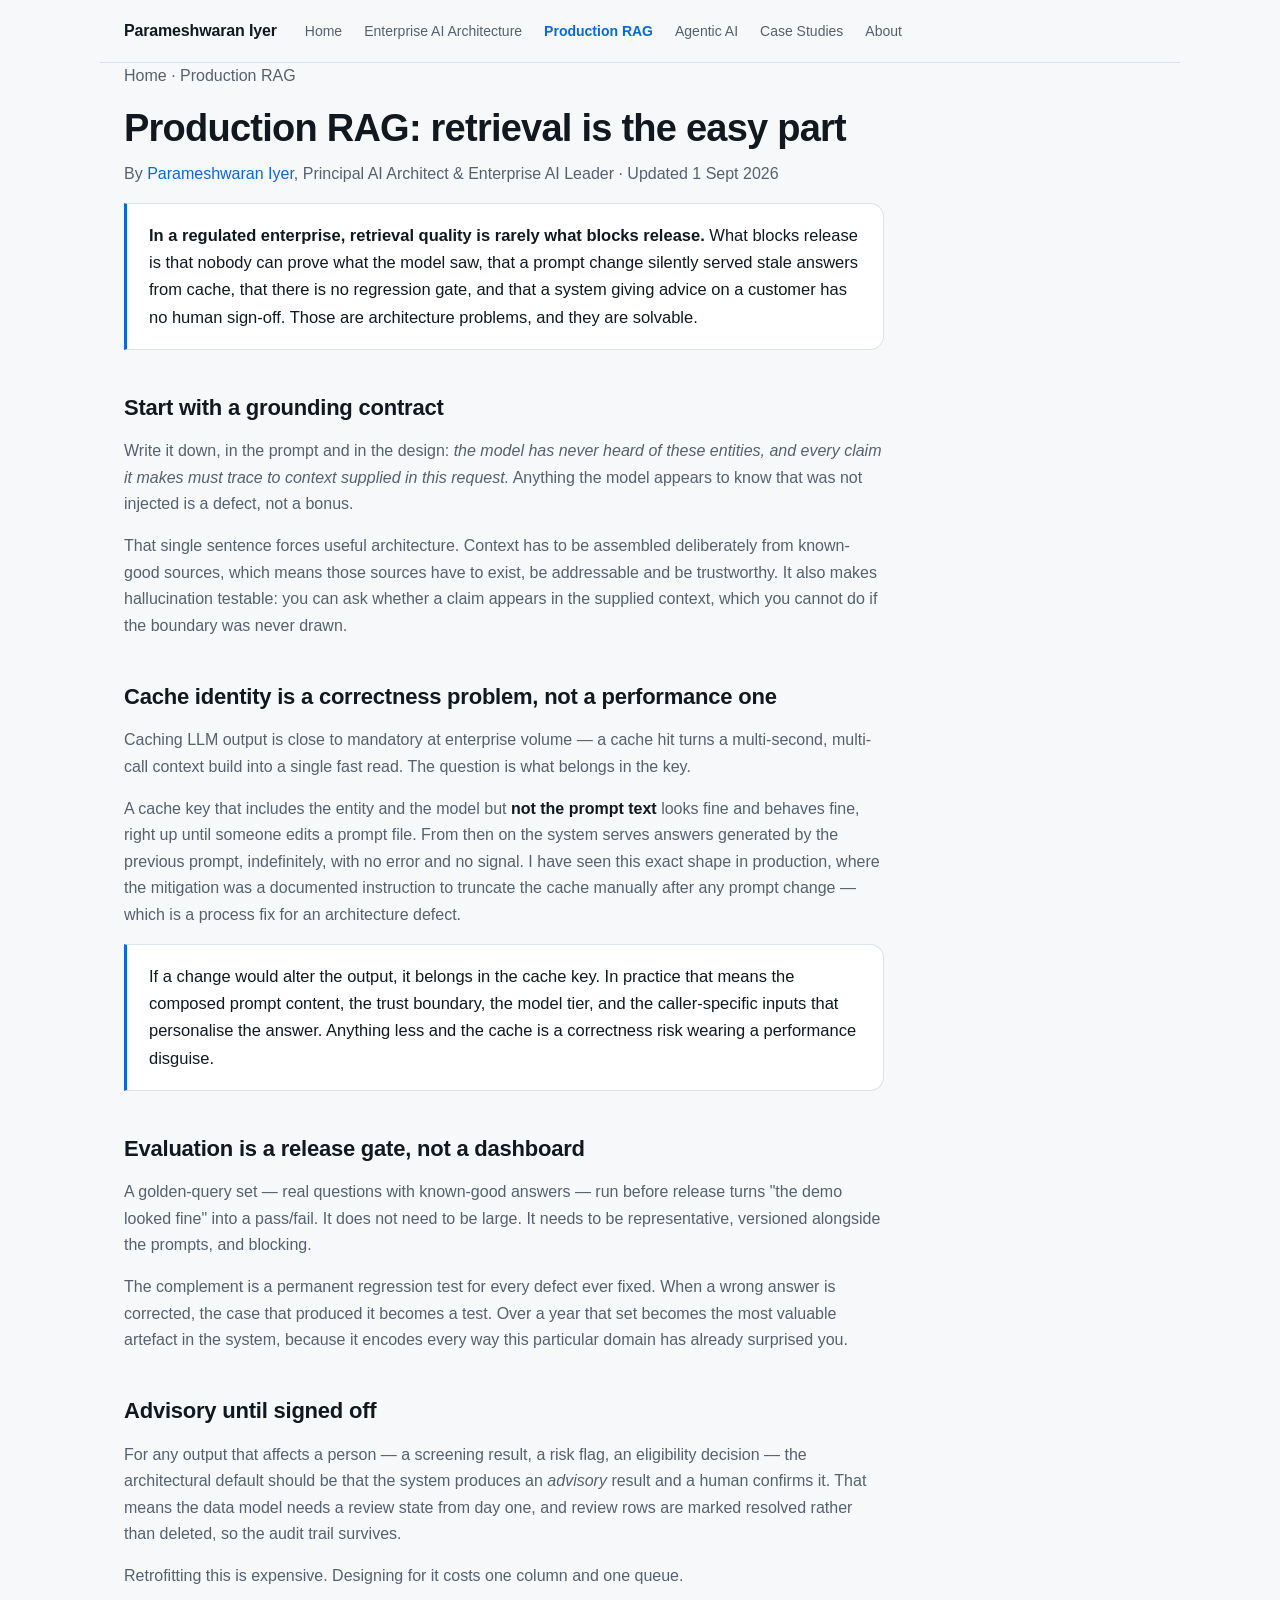
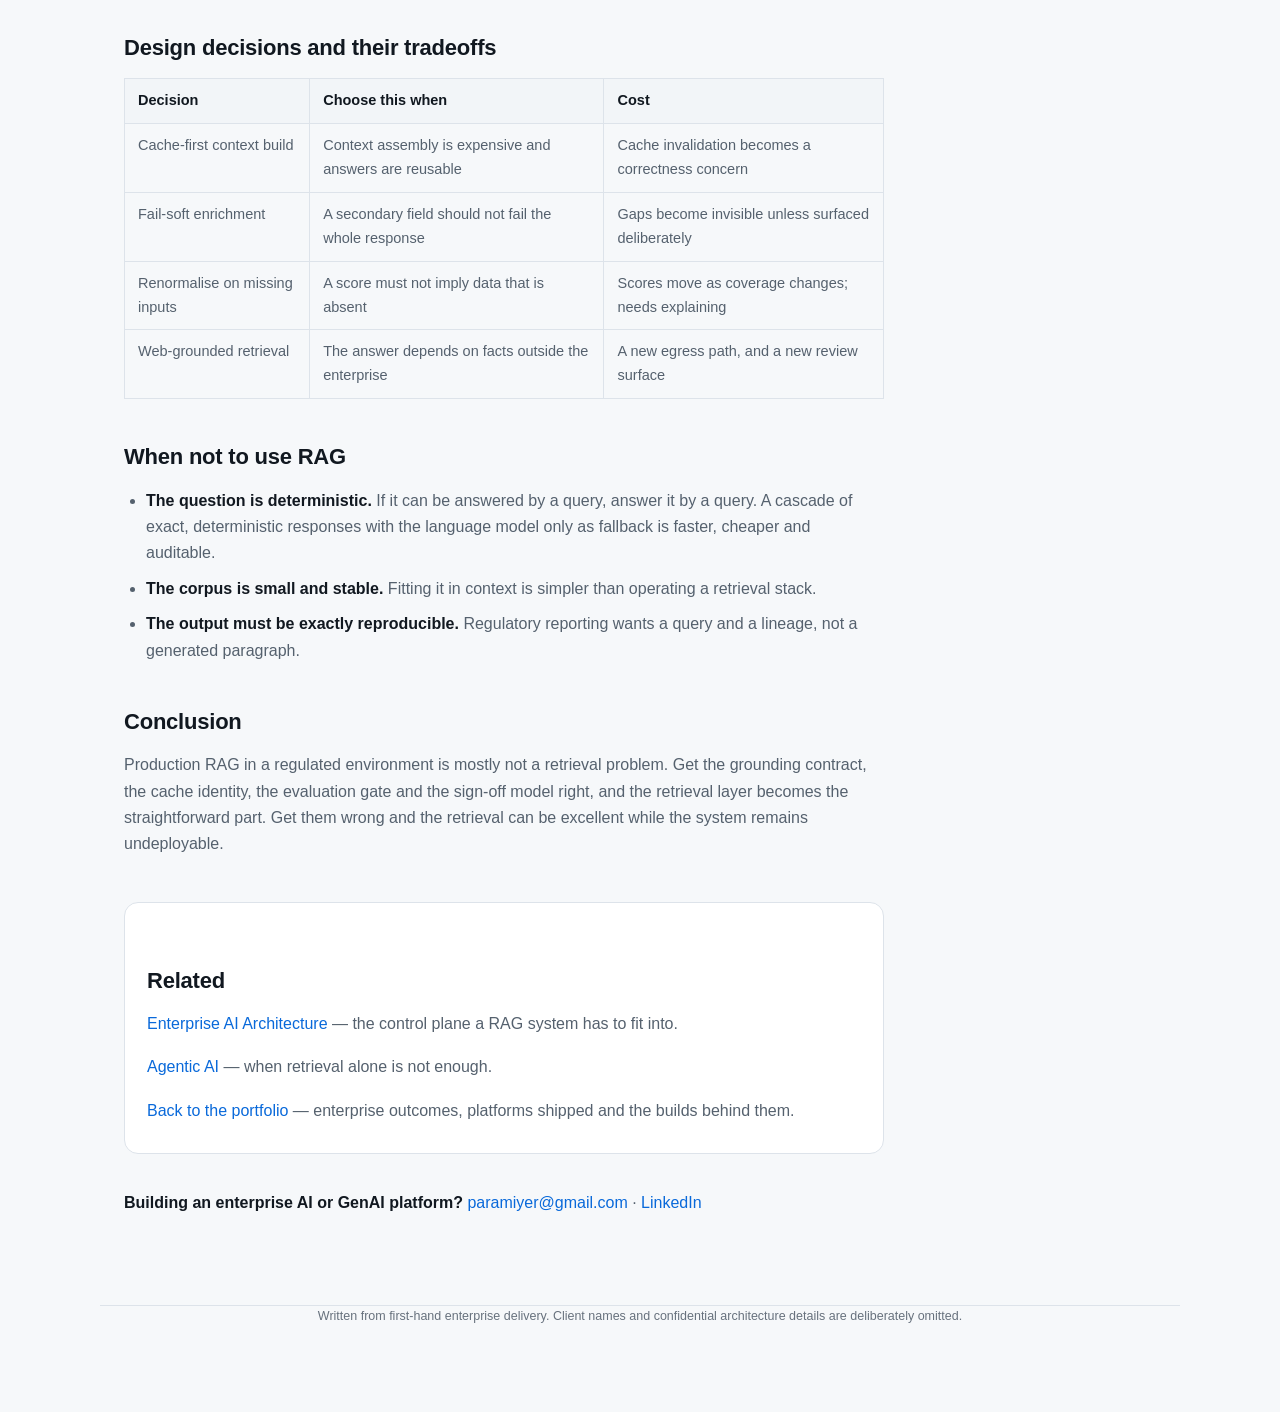
<file: enterprise-rag/index.html>
<!DOCTYPE html>
<html lang="en">
<head>
<meta charset="UTF-8">
<title>Production RAG in Regulated Enterprises | Parameshwaran Iyer</title>
<meta name="viewport" content="width=device-width, initial-scale=1">
<meta name="description" content="What changes when a retrieval-augmented system has to survive a risk review: grounding contracts, what belongs in a cache key, evaluation as a release gate, and where human sign-off is not optional.">
<link rel="canonical" href="https://paramiyer.github.io/enterprise-rag/">
<meta name="theme-color" content="#0d1117" media="(prefers-color-scheme: dark)">
<meta name="theme-color" content="#f6f8fa" media="(prefers-color-scheme: light)">
<link rel="icon" href="../favicon.svg" type="image/svg+xml">
<link rel="apple-touch-icon" href="../apple-touch-icon.png">
<link rel="stylesheet" href="../styles.css">

<meta property="og:type" content="article">
<meta property="og:site_name" content="Parameshwaran Iyer">
<meta property="og:locale" content="en_GB">
<meta property="og:url" content="https://paramiyer.github.io/enterprise-rag/">
<meta property="og:title" content="Production RAG in Regulated Enterprises">
<meta property="og:description" content="What changes when a retrieval-augmented system has to survive a risk review: grounding contracts, what belongs in a cache key, evaluation as a release gate, and where human sign-off is not optional.">
<meta property="og:image" content="https://paramiyer.github.io/og-image.png">
<meta name="twitter:card" content="summary_large_image">
<meta name="twitter:title" content="Production RAG in Regulated Enterprises">
<meta name="twitter:description" content="What changes when a retrieval-augmented system has to survive a risk review: grounding contracts, what belongs in a cache key, evaluation as a release gate, and where human sign-off is not optional.">
<meta name="twitter:image" content="https://paramiyer.github.io/og-image.png">

<script type="application/ld+json">
{
  "@context": "https://schema.org",
  "@graph": [
    {
      "@type": "TechArticle",
      "@id": "https://paramiyer.github.io/enterprise-rag/#article",
      "headline": "Production RAG in Regulated Enterprises",
      "description": "What changes when a retrieval-augmented system has to survive a risk review: grounding contracts, what belongs in a cache key, evaluation as a release gate, and where human sign-off is not optional.",
      "url": "https://paramiyer.github.io/enterprise-rag/",
      "inLanguage": "en",
      "datePublished": "2026-08-29",
      "dateModified": "1 Sept 2026",
      "author": {
        "@id": "https://paramiyer.github.io/#person"
      },
      "publisher": {
        "@id": "https://paramiyer.github.io/#person"
      },
      "mainEntityOfPage": "https://paramiyer.github.io/enterprise-rag/",
      "about": [
        "Retrieval-Augmented Generation",
        "Generative AI",
        "AI Governance"
      ]
    },
    {
      "@type": "BreadcrumbList",
      "@id": "https://paramiyer.github.io/enterprise-rag/#breadcrumbs",
      "itemListElement": [
        {
          "@type": "ListItem",
          "position": 1,
          "name": "Home",
          "item": "https://paramiyer.github.io/"
        },
        {
          "@type": "ListItem",
          "position": 2,
          "name": "Production RAG",
          "item": "https://paramiyer.github.io/enterprise-rag/"
        }
      ]
    }
  ]
}
</script>
</head>
<body>
<a class="skip" href="#main">Skip to content</a>
<nav class="nav" aria-label="Primary">
  <a class="nav-brand" href="../">Parameshwaran Iyer</a>
  <div class="nav-links">
    <a href="../">Home</a>
    <a href="../enterprise-ai-architecture/">Enterprise AI Architecture</a>
    <a href="../enterprise-rag/" aria-current="page">Production RAG</a>
    <a href="../agentic-ai/">Agentic AI</a>
    <a href="../case-studies/">Case Studies</a>
    <a href="../about/">About</a>
  </div>
</nav>
<div class="wrap">
<main id="main">
<article class="article">
  <p class="crumbs"><a href="../">Home</a> · Production RAG</p>
  <h1>Production RAG: retrieval is the easy part</h1>
  <p class="byline">By <a href="../about/">Parameshwaran Iyer</a>, Principal AI Architect &amp; Enterprise AI Leader · Updated 1 Sept 2026</p>

  <div class="answer">
    <p><strong>In a regulated enterprise, retrieval quality is rarely what blocks
    release.</strong> What blocks release is that nobody can prove what the model saw,
    that a prompt change silently served stale answers from cache, that there is no
    regression gate, and that a system giving advice on a customer has no human sign-off.
    Those are architecture problems, and they are solvable.</p>
  </div>

  <h2>Start with a grounding contract</h2>
  <p>Write it down, in the prompt and in the design: <em>the model has never heard of
  these entities, and every claim it makes must trace to context supplied in this
  request.</em> Anything the model appears to know that was not injected is a defect,
  not a bonus.</p>
  <p>That single sentence forces useful architecture. Context has to be assembled
  deliberately from known-good sources, which means those sources have to exist, be
  addressable and be trustworthy. It also makes hallucination testable: you can ask
  whether a claim appears in the supplied context, which you cannot do if the boundary
  was never drawn.</p>

  <h2>Cache identity is a correctness problem, not a performance one</h2>
  <p>Caching LLM output is close to mandatory at enterprise volume — a cache hit turns a
  multi-second, multi-call context build into a single fast read. The question is what
  belongs in the key.</p>
  <p>A cache key that includes the entity and the model but <strong>not the prompt
  text</strong> looks fine and behaves fine, right up until someone edits a prompt file.
  From then on the system serves answers generated by the previous prompt, indefinitely,
  with no error and no signal. I have seen this exact shape in production, where the
  mitigation was a documented instruction to truncate the cache manually after any prompt
  change — which is a process fix for an architecture defect.</p>
  <div class="answer">
    <p>If a change would alter the output, it belongs in the cache key. In practice that
    means the composed prompt content, the trust boundary, the model tier, and the
    caller-specific inputs that personalise the answer. Anything less and the cache is a
    correctness risk wearing a performance disguise.</p>
  </div>

  <h2>Evaluation is a release gate, not a dashboard</h2>
  <p>A golden-query set — real questions with known-good answers — run before release
  turns "the demo looked fine" into a pass/fail. It does not need to be large. It needs
  to be representative, versioned alongside the prompts, and blocking.</p>
  <p>The complement is a permanent regression test for every defect ever fixed. When a
  wrong answer is corrected, the case that produced it becomes a test. Over a year that
  set becomes the most valuable artefact in the system, because it encodes every way
  this particular domain has already surprised you.</p>

  <h2>Advisory until signed off</h2>
  <p>For any output that affects a person — a screening result, a risk flag, an
  eligibility decision — the architectural default should be that the system produces an
  <em>advisory</em> result and a human confirms it. That means the data model needs a
  review state from day one, and review rows are marked resolved rather than deleted, so
  the audit trail survives.</p>
  <p>Retrofitting this is expensive. Designing for it costs one column and one queue.</p>

  <h2>Design decisions and their tradeoffs</h2>
  <table>
    <thead><tr><th>Decision</th><th>Choose this when</th><th>Cost</th></tr></thead>
    <tbody>
      <tr><td>Cache-first context build</td><td>Context assembly is expensive and answers are reusable</td><td>Cache invalidation becomes a correctness concern</td></tr>
      <tr><td>Fail-soft enrichment</td><td>A secondary field should not fail the whole response</td><td>Gaps become invisible unless surfaced deliberately</td></tr>
      <tr><td>Renormalise on missing inputs</td><td>A score must not imply data that is absent</td><td>Scores move as coverage changes; needs explaining</td></tr>
      <tr><td>Web-grounded retrieval</td><td>The answer depends on facts outside the enterprise</td><td>A new egress path, and a new review surface</td></tr>
    </tbody>
  </table>

  <h2>When not to use RAG</h2>
  <ul>
    <li><strong>The question is deterministic.</strong> If it can be answered by a query,
    answer it by a query. A cascade of exact, deterministic responses with the language
    model only as fallback is faster, cheaper and auditable.</li>
    <li><strong>The corpus is small and stable.</strong> Fitting it in context is simpler
    than operating a retrieval stack.</li>
    <li><strong>The output must be exactly reproducible.</strong> Regulatory reporting
    wants a query and a lineage, not a generated paragraph.</li>
  </ul>

  <h2>Conclusion</h2>
  <p>Production RAG in a regulated environment is mostly not a retrieval problem. Get the
  grounding contract, the cache identity, the evaluation gate and the sign-off model
  right, and the retrieval layer becomes the straightforward part. Get them wrong and the
  retrieval can be excellent while the system remains undeployable.</p>

  <div class="related">
    <h2>Related</h2>
    <ul>
      <li><a href="../enterprise-ai-architecture/">Enterprise AI Architecture</a> — the control plane a RAG system has to fit into.</li>
      <li><a href="../agentic-ai/">Agentic AI</a> — when retrieval alone is not enough.</li>
      <li><a href="../">Back to the portfolio</a> — enterprise outcomes, platforms shipped and the builds behind them.</li>
    </ul>
  </div>
  <p style="margin-top:36px"><strong>Building an enterprise AI or GenAI platform?</strong>
  <a href="mailto:paramiyer@gmail.com">paramiyer@gmail.com</a> ·
  <a href="https://www.linkedin.com/in/parameshwaran-iyer-790b2131/" target="_blank" rel="noopener">LinkedIn</a></p>
</article>
</main>
</div>
<footer class="wrap">
  <p>Written from first-hand enterprise delivery. Client names and confidential
  architecture details are deliberately omitted.</p>
</footer>
</body>
</html>
</file>
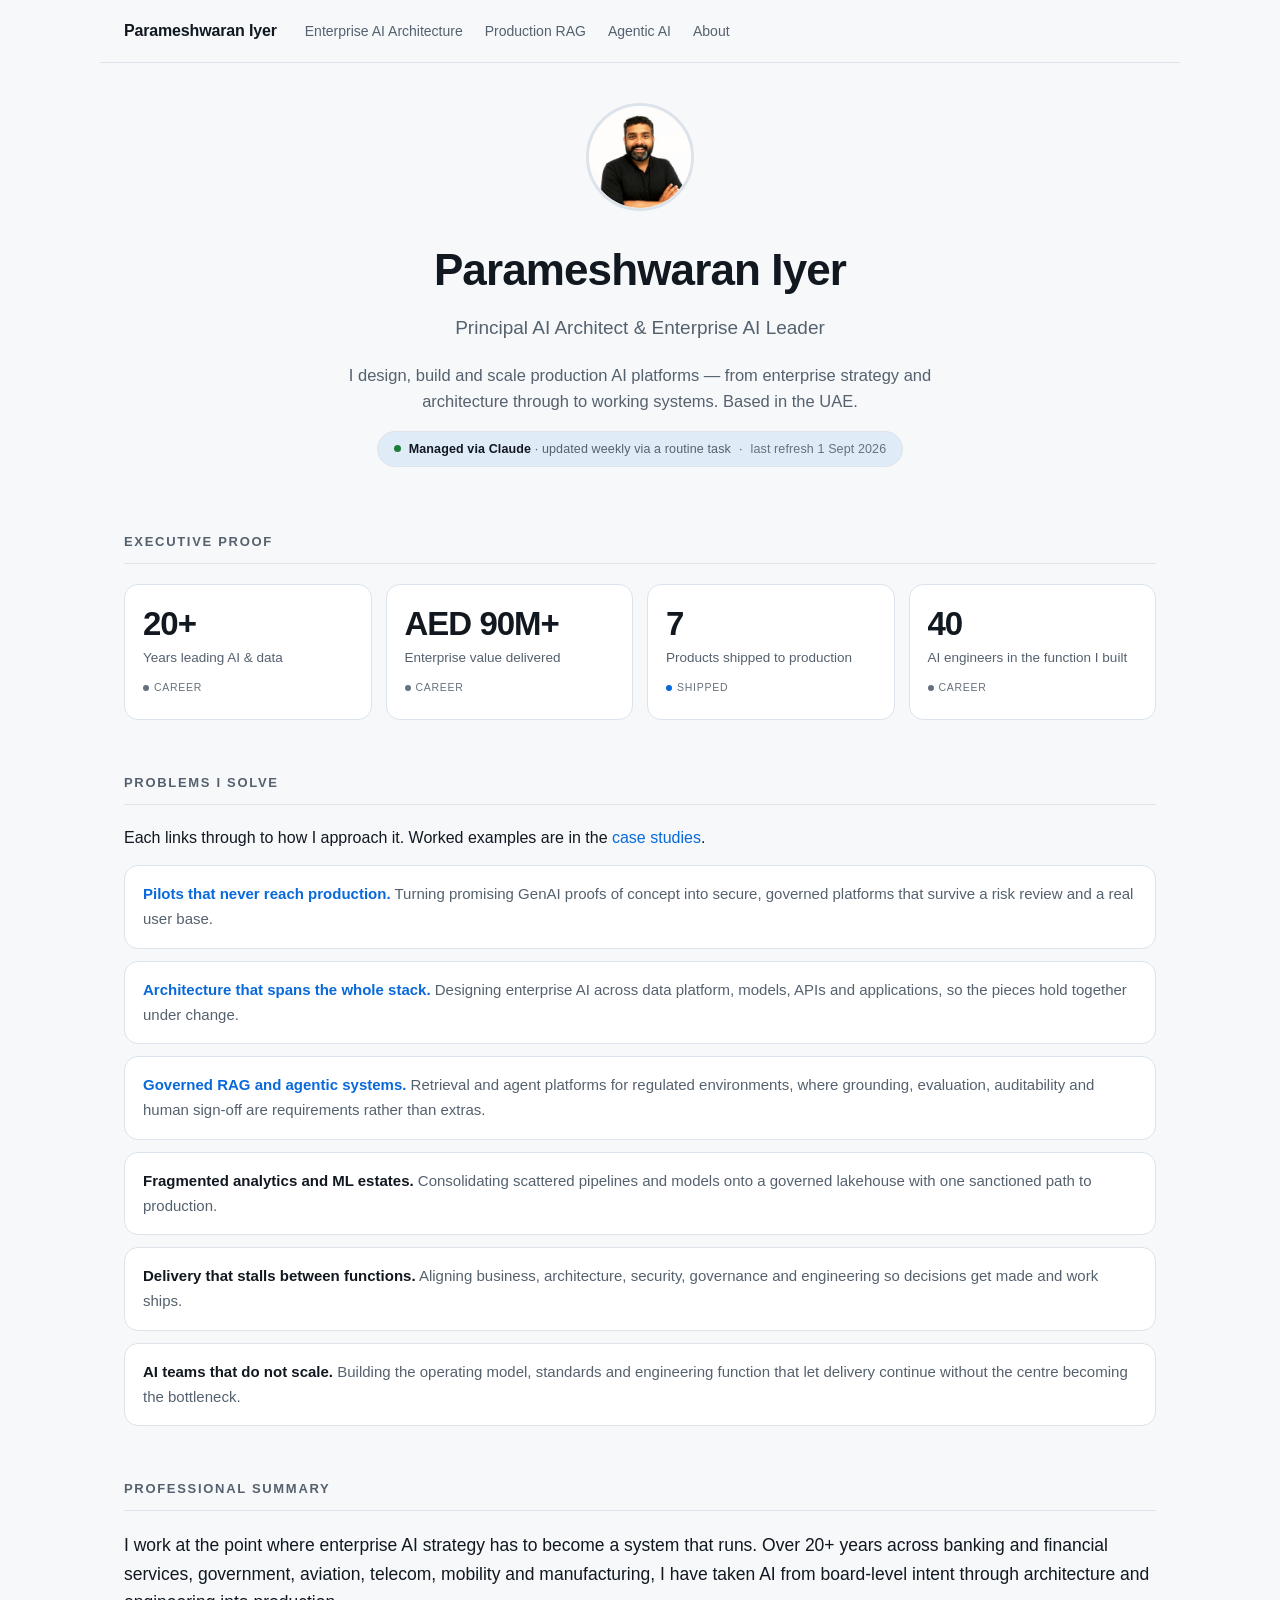
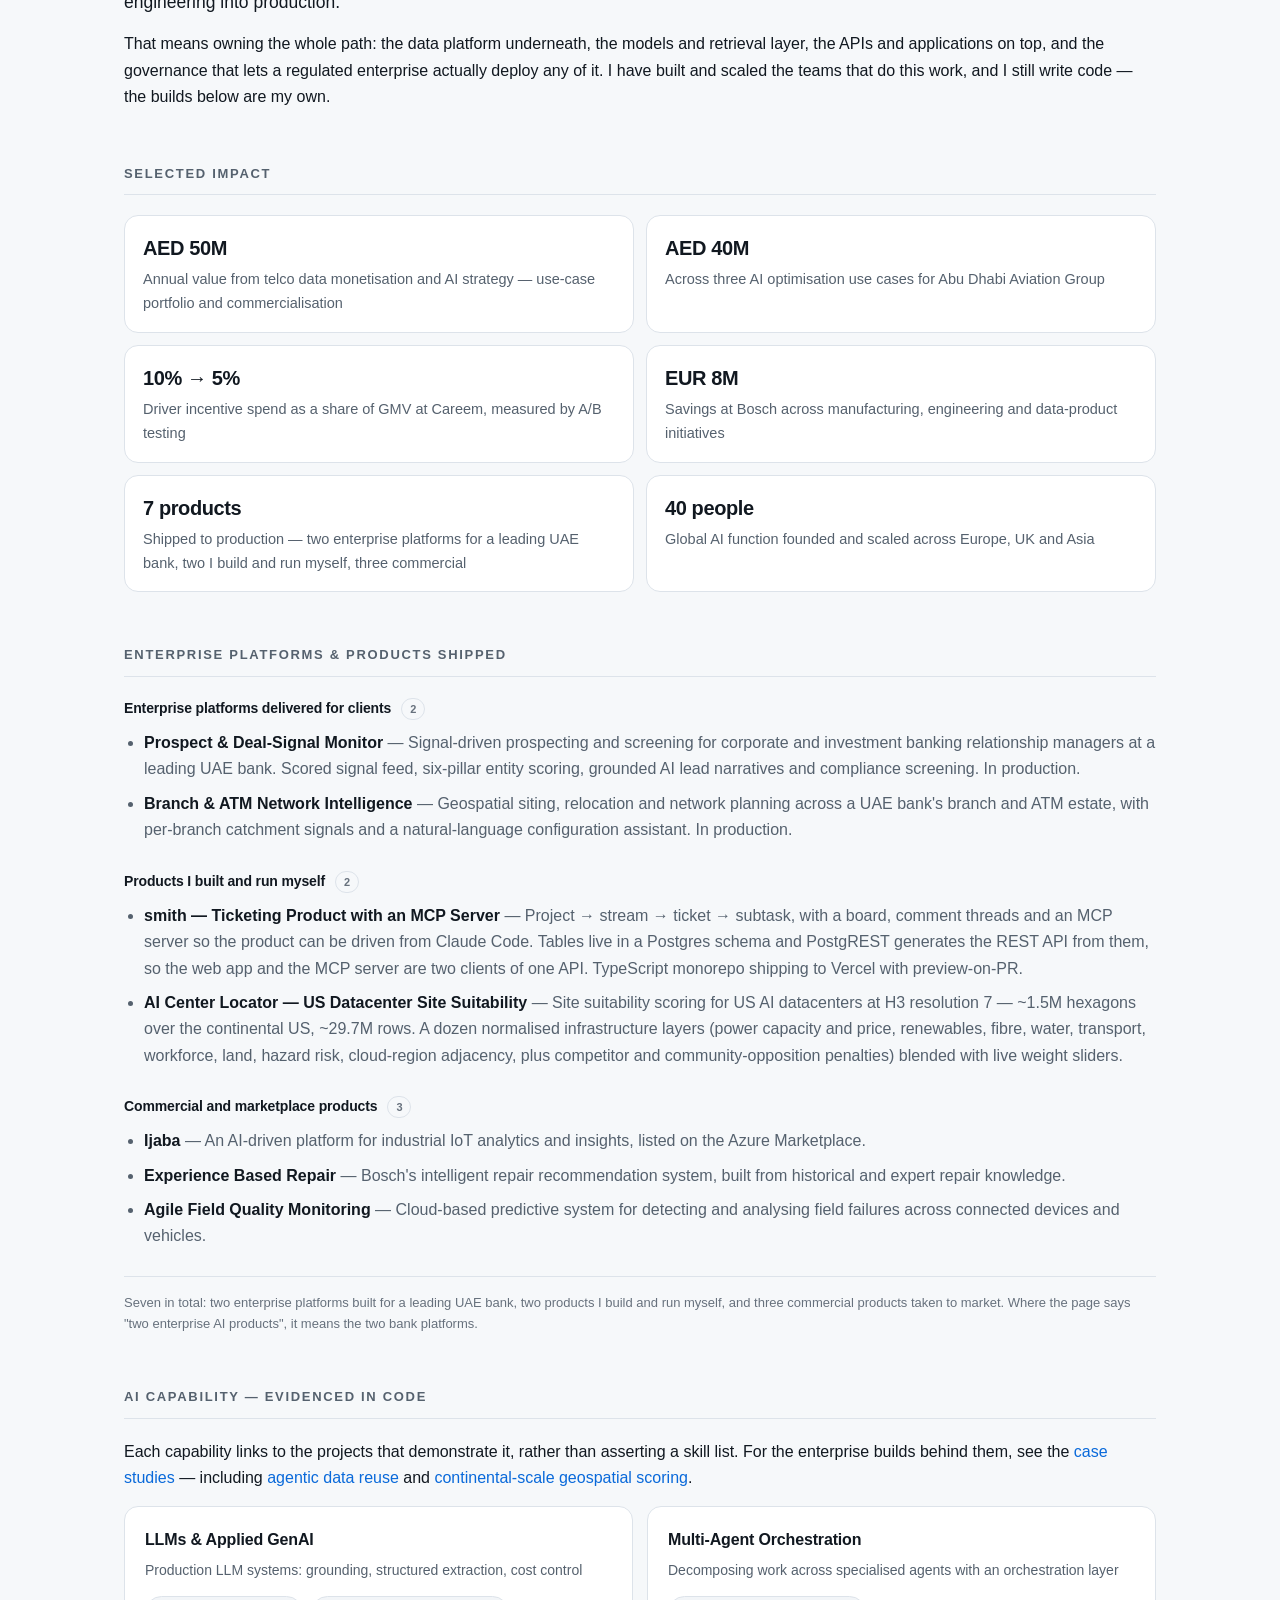
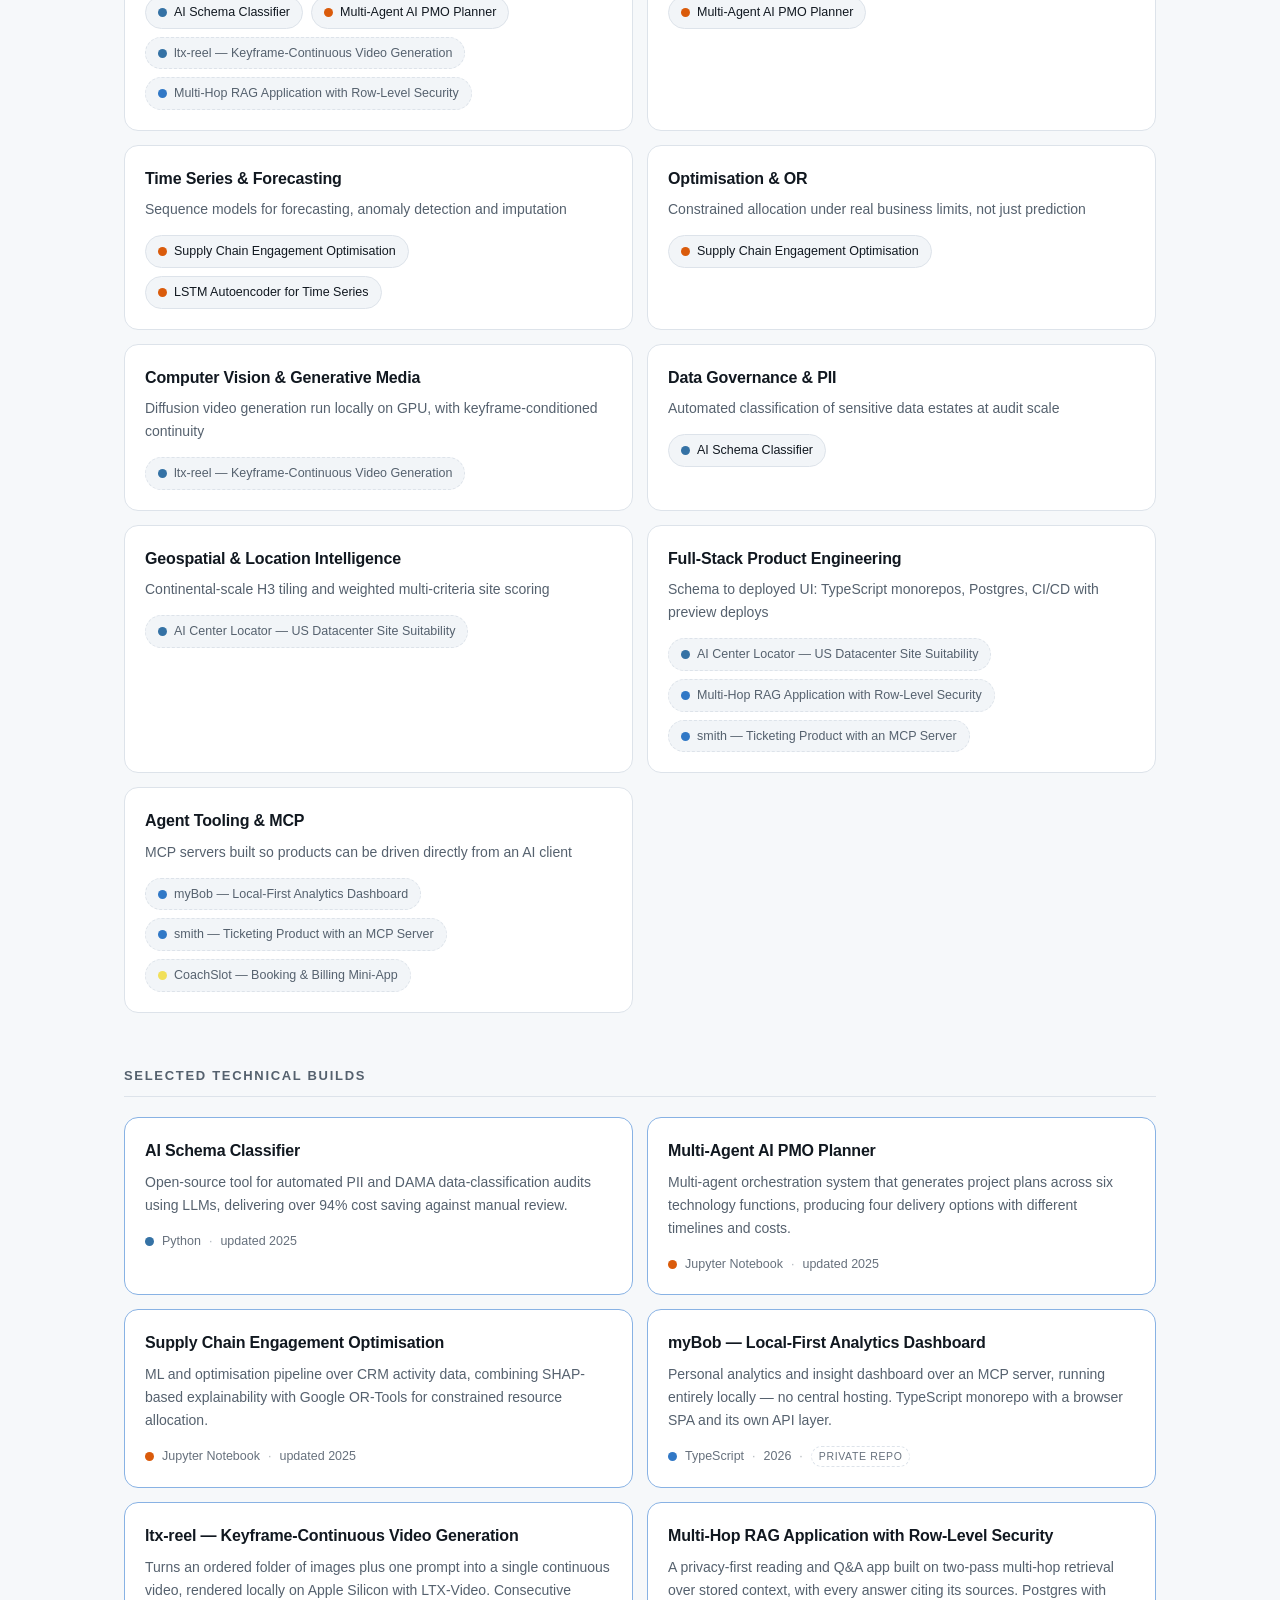
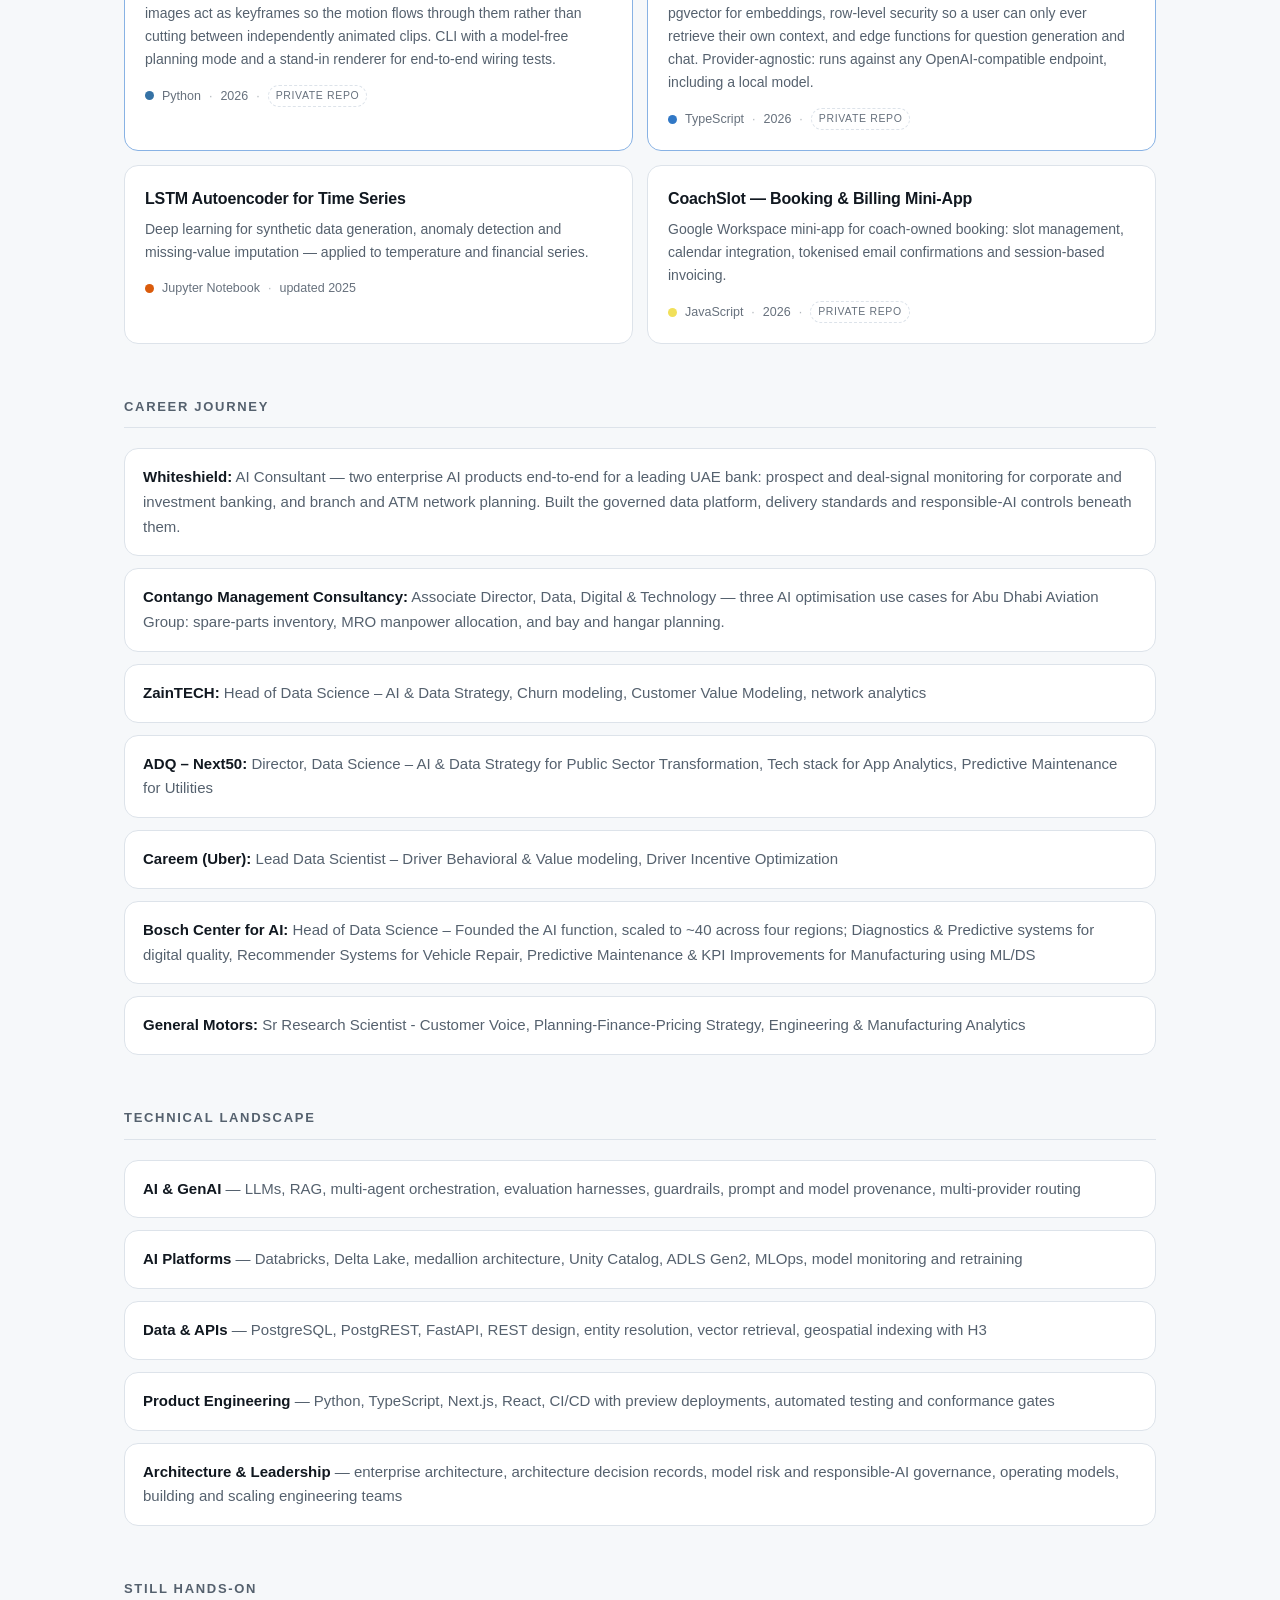
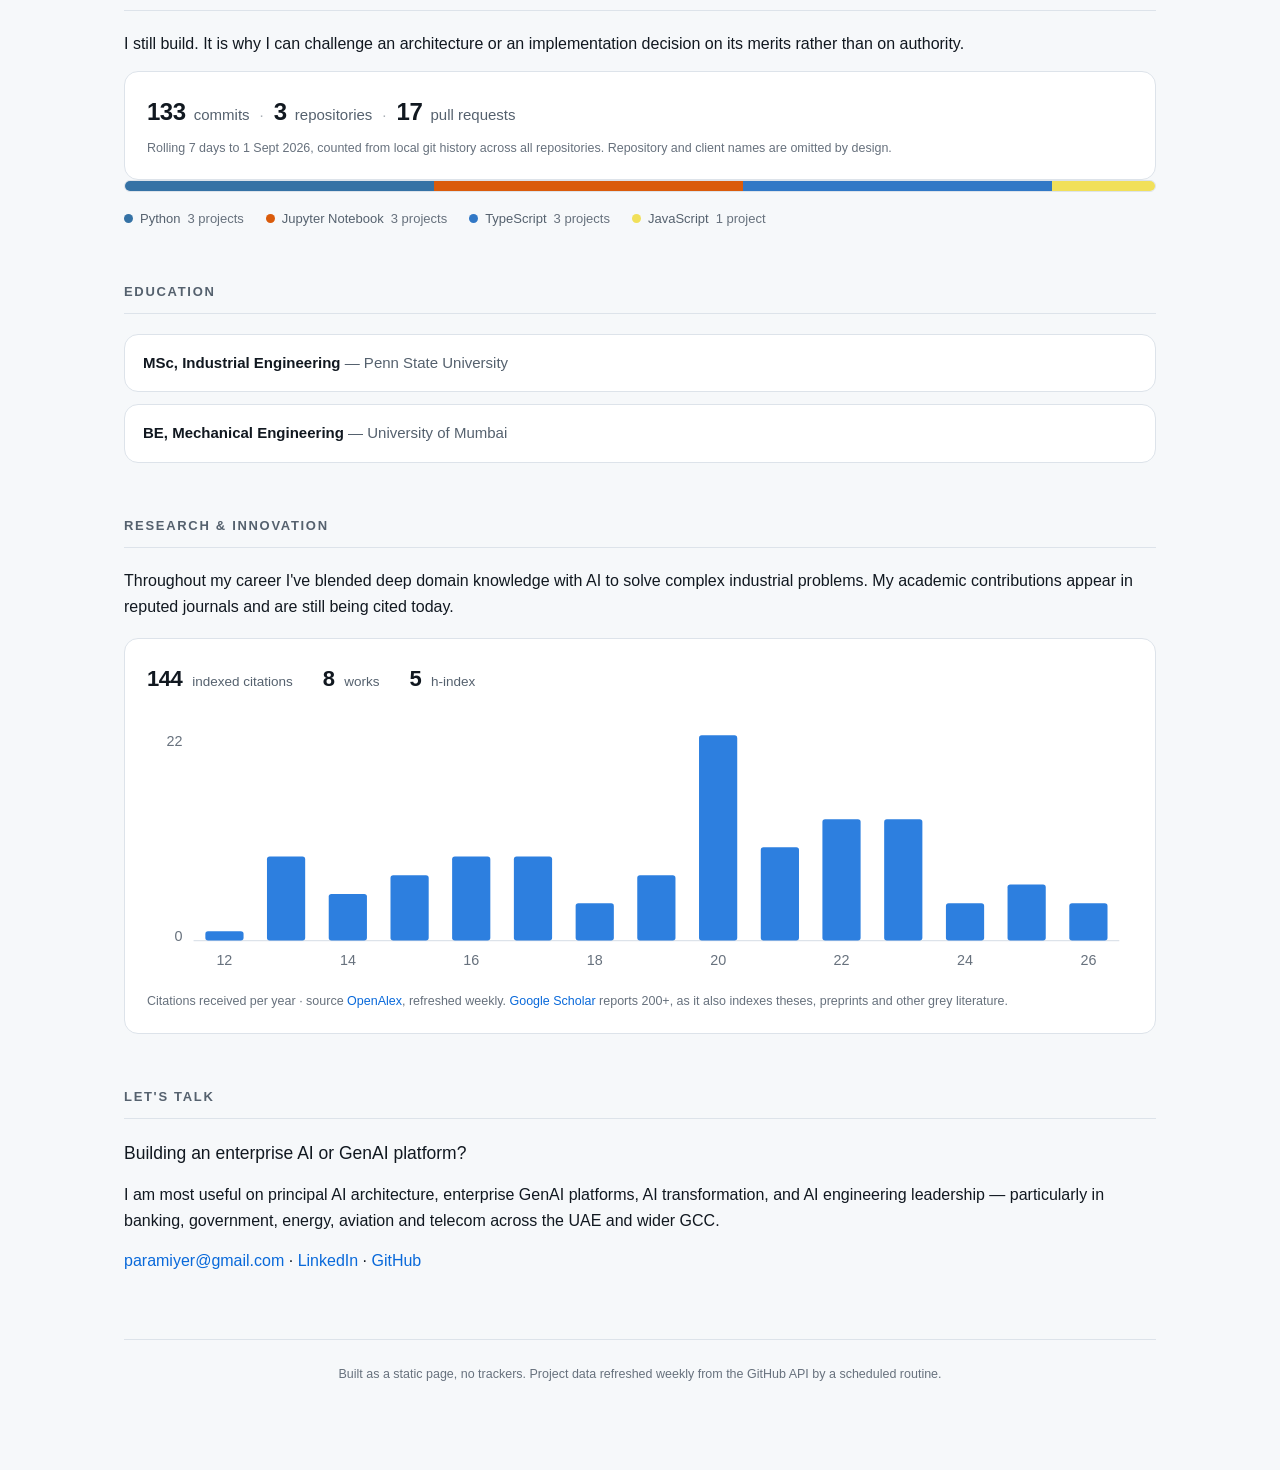
<file: resume-site/index.html>
<!doctype html>
<html lang="en">
<head>
<meta charset="utf-8">
<title>Moved to paramiyer.github.io</title>
<link rel="canonical" href="https://paramiyer.github.io/">
<meta name="robots" content="noindex, follow">
<meta http-equiv="refresh" content="0; url=https://paramiyer.github.io/">
<style>
  body{font:16px/1.6 system-ui,-apple-system,sans-serif;max-width:34rem;margin:20vh auto;padding:0 1.5rem;color:#1c2024}
  a{color:#2563eb}
  @media (prefers-color-scheme:dark){body{background:#0e1115;color:#e6e8ea}a{color:#7aa7ff}}
</style>
</head>
<body>
<h1>This site has moved</h1>
<p>It now lives at <a href="https://paramiyer.github.io/">paramiyer.github.io</a>.</p>
<p>Redirecting you automatically&hellip;</p>
<script>location.replace("https://paramiyer.github.io/");</script>
</body>
</html>
</file>
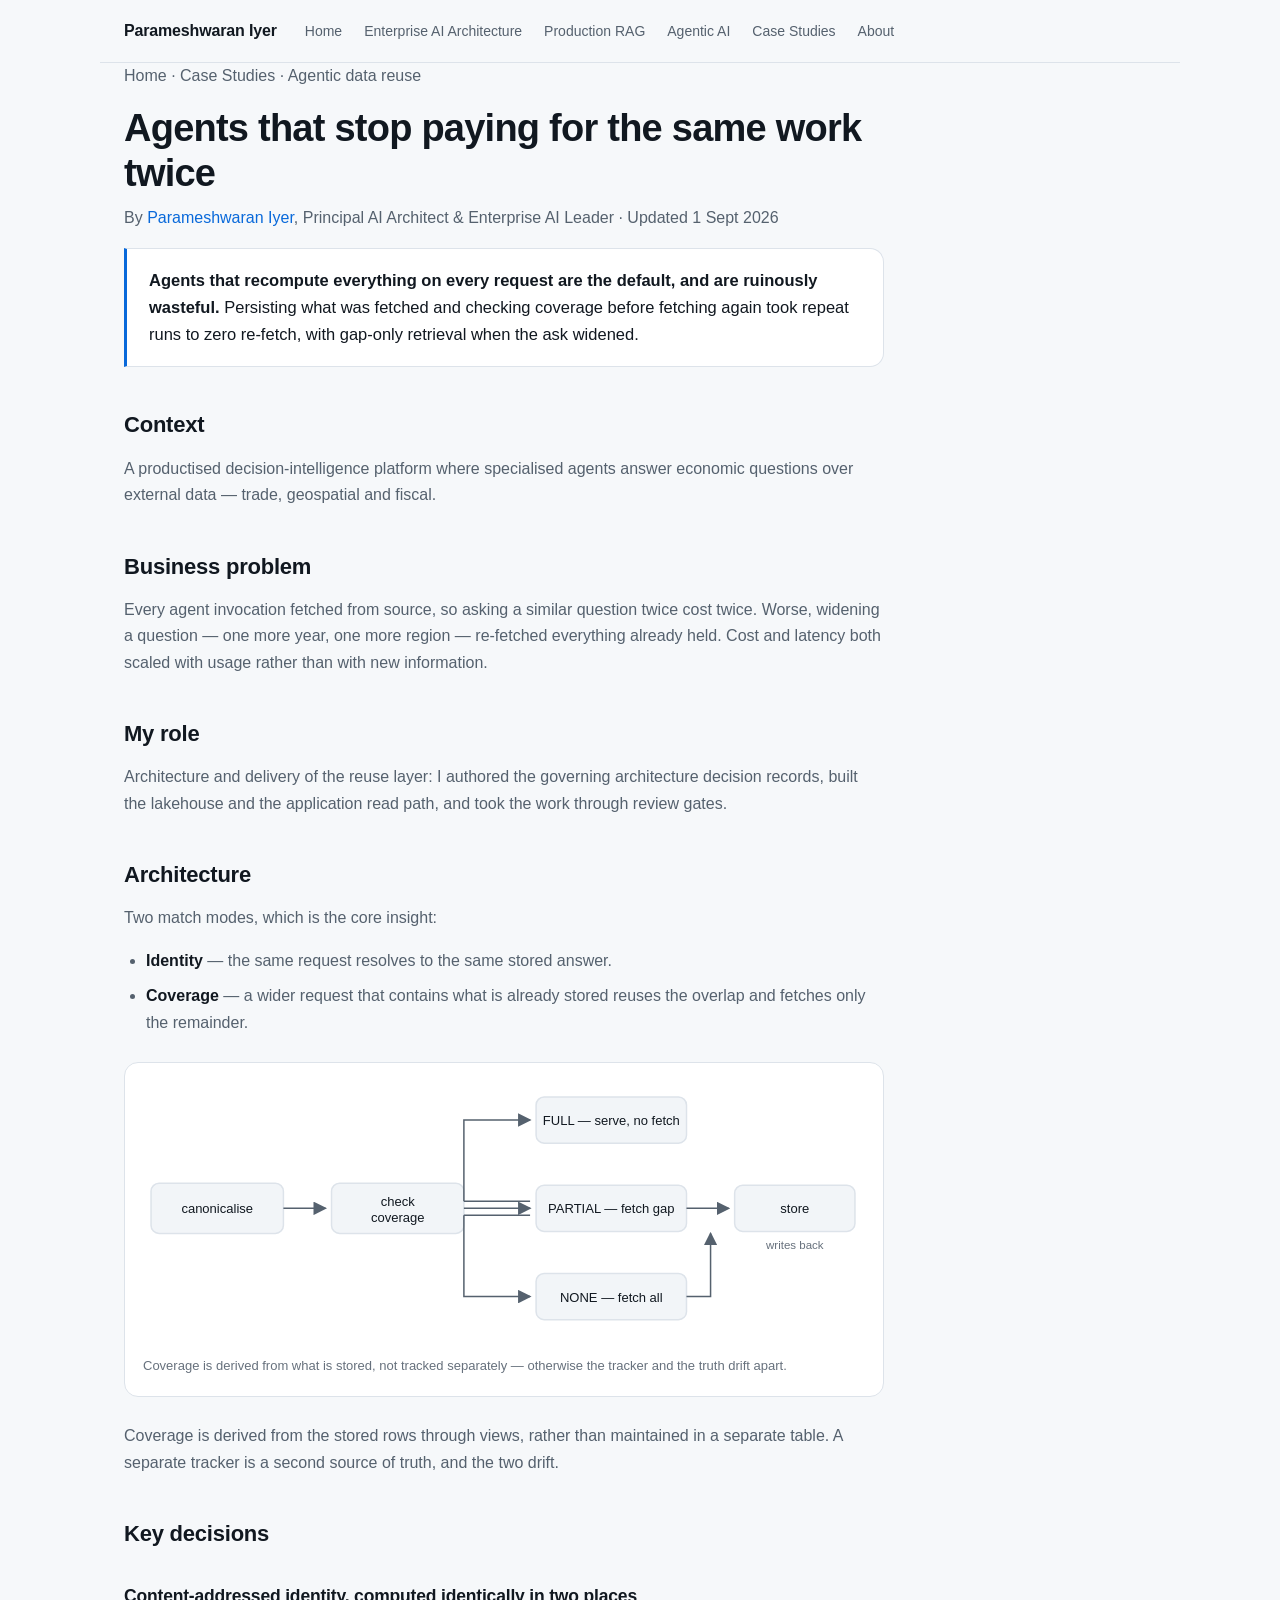
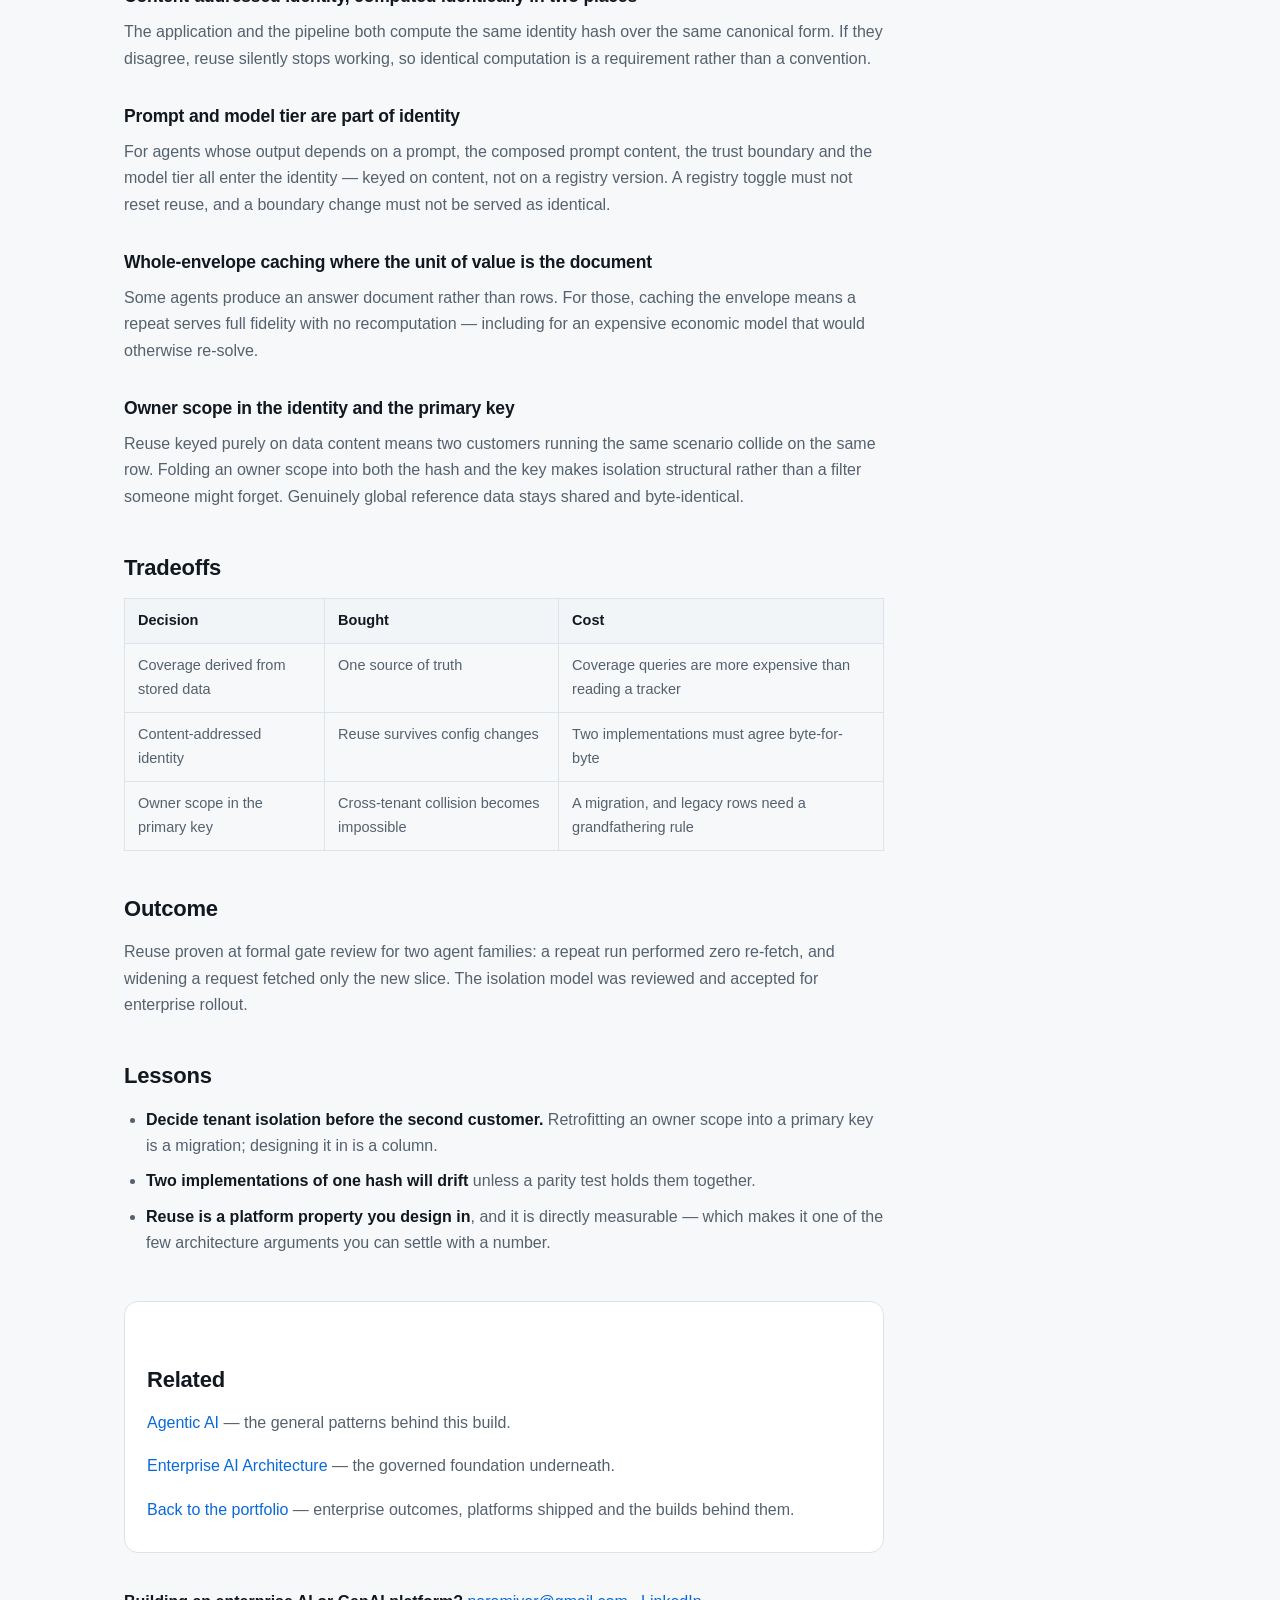
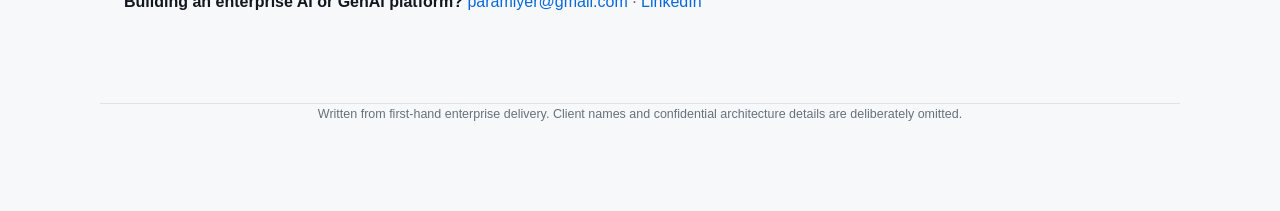
<file: case-studies/agentic-data-reuse/index.html>
<!DOCTYPE html>
<html lang="en">
<head>
<meta charset="UTF-8">
<title>Coverage-Aware Reuse for a Multi-Agent Platform | Parameshwaran Iyer</title>
<meta name="viewport" content="width=device-width, initial-scale=1">
<meta name="description" content="A multi-agent analytics platform re-fetched everything on every run. Coverage-aware reuse cut repeat runs to zero re-fetch, and owner-scoped identity made the platform safe for a second customer.">
<link rel="canonical" href="https://paramiyer.github.io/case-studies/agentic-data-reuse/">
<meta name="theme-color" content="#0d1117" media="(prefers-color-scheme: dark)">
<meta name="theme-color" content="#f6f8fa" media="(prefers-color-scheme: light)">
<link rel="icon" href="../../favicon.svg" type="image/svg+xml">
<link rel="apple-touch-icon" href="../../apple-touch-icon.png">
<link rel="stylesheet" href="../../styles.css">

<meta property="og:type" content="article">
<meta property="og:site_name" content="Parameshwaran Iyer">
<meta property="og:locale" content="en_GB">
<meta property="og:url" content="https://paramiyer.github.io/case-studies/agentic-data-reuse/">
<meta property="og:title" content="Coverage-Aware Reuse for a Multi-Agent Platform">
<meta property="og:description" content="A multi-agent analytics platform re-fetched everything on every run. Coverage-aware reuse cut repeat runs to zero re-fetch, and owner-scoped identity made the platform safe for a second customer.">
<meta property="og:image" content="https://paramiyer.github.io/og-image.png">
<meta name="twitter:card" content="summary_large_image">
<meta name="twitter:title" content="Coverage-Aware Reuse for a Multi-Agent Platform">
<meta name="twitter:description" content="A multi-agent analytics platform re-fetched everything on every run. Coverage-aware reuse cut repeat runs to zero re-fetch, and owner-scoped identity made the platform safe for a second customer.">
<meta name="twitter:image" content="https://paramiyer.github.io/og-image.png">

<script type="application/ld+json">
{
  "@context": "https://schema.org",
  "@graph": [
    {
      "@type": "TechArticle",
      "@id": "https://paramiyer.github.io/case-studies/agentic-data-reuse/#article",
      "headline": "Coverage-Aware Reuse for a Multi-Agent Platform",
      "description": "A multi-agent analytics platform re-fetched everything on every run. Coverage-aware reuse cut repeat runs to zero re-fetch, and owner-scoped identity made the platform safe for a second customer.",
      "url": "https://paramiyer.github.io/case-studies/agentic-data-reuse/",
      "inLanguage": "en",
      "datePublished": "2026-08-29",
      "dateModified": "1 Sept 2026",
      "author": {
        "@id": "https://paramiyer.github.io/#person"
      },
      "publisher": {
        "@id": "https://paramiyer.github.io/#person"
      },
      "mainEntityOfPage": "https://paramiyer.github.io/case-studies/agentic-data-reuse/",
      "about": [
        "Agentic AI",
        "AI Platforms",
        "Data Architecture"
      ]
    },
    {
      "@type": "BreadcrumbList",
      "@id": "https://paramiyer.github.io/case-studies/agentic-data-reuse/#breadcrumbs",
      "itemListElement": [
        {
          "@type": "ListItem",
          "position": 1,
          "name": "Home",
          "item": "https://paramiyer.github.io/"
        },
        {
          "@type": "ListItem",
          "position": 2,
          "name": "Case Studies",
          "item": "https://paramiyer.github.io/case-studies/"
        },
        {
          "@type": "ListItem",
          "position": 3,
          "name": "Agentic data reuse",
          "item": "https://paramiyer.github.io/case-studies/agentic-data-reuse/"
        }
      ]
    }
  ]
}
</script>
</head>
<body>
<a class="skip" href="#main">Skip to content</a>
<nav class="nav" aria-label="Primary">
  <a class="nav-brand" href="../../">Parameshwaran Iyer</a>
  <div class="nav-links">
    <a href="../../">Home</a>
    <a href="../../enterprise-ai-architecture/">Enterprise AI Architecture</a>
    <a href="../../enterprise-rag/">Production RAG</a>
    <a href="../../agentic-ai/">Agentic AI</a>
    <a href="../../case-studies/">Case Studies</a>
    <a href="../../about/">About</a>
  </div>
</nav>
<div class="wrap">
<main id="main">
<article class="article">
  <p class="crumbs"><a href="../../">Home</a> · <a href="../../case-studies/">Case Studies</a> · Agentic data reuse</p>
  <h1>Agents that stop paying for the same work twice</h1>
  <p class="byline">By <a href="../../about/">Parameshwaran Iyer</a>, Principal AI Architect &amp; Enterprise AI Leader · Updated 1 Sept 2026</p>

  <div class="answer">
    <p><strong>Agents that recompute everything on every request are the default, and are
    ruinously wasteful.</strong> Persisting what was fetched and checking coverage before
    fetching again took repeat runs to zero re-fetch, with gap-only retrieval when the ask
    widened.</p>
  </div>

  <h2>Context</h2>
  <p>A productised decision-intelligence platform where specialised agents answer
  economic questions over external data — trade, geospatial and fiscal.</p>

  <h2>Business problem</h2>
  <p>Every agent invocation fetched from source, so asking a similar question twice cost
  twice. Worse, widening a question — one more year, one more region — re-fetched
  everything already held. Cost and latency both scaled with usage rather than with new
  information.</p>

  <h2>My role</h2>
  <p>Architecture and delivery of the reuse layer: I authored the governing architecture
  decision records, built the lakehouse and the application read path, and took the work
  through review gates.</p>

  <h2>Architecture</h2>
  <p>Two match modes, which is the core insight:</p>
  <ul>
    <li><strong>Identity</strong> — the same request resolves to the same stored answer.</li>
    <li><strong>Coverage</strong> — a wider request that contains what is already stored
    reuses the overlap and fetches only the remainder.</li>
  </ul>
  
  <figure class="diagram">
    <svg viewBox="0 0 720 250" role="img" xmlns="http://www.w3.org/2000/svg"
         aria-label="A request is canonicalised, then coverage is checked. Full coverage serves from storage with no fetch. Partial coverage fetches only the missing slice and accumulates it. No coverage fetches everything and stores it. Both fetch paths write back, so the next identical request is served from storage.">
      <defs>
        <marker id="a" markerWidth="9" markerHeight="9" refX="8" refY="4.5" orient="auto">
          <path d="M0,0 L9,4.5 L0,9 z" fill="currentColor"/>
        </marker>
      </defs>
      <g class="d-box">
        <rect x="8" y="100" width="132" height="50" rx="8"/>
        <rect x="188" y="100" width="132" height="50" rx="8"/>
        <rect x="392" y="14"  width="150" height="46" rx="8"/>
        <rect x="392" y="102" width="150" height="46" rx="8"/>
        <rect x="392" y="190" width="150" height="46" rx="8"/>
        <rect x="590" y="102" width="120" height="46" rx="8"/>
      </g>
      <g class="d-text">
        <text x="74"  y="130">canonicalise</text>
        <text x="254" y="123">check</text>
        <text x="254" y="139">coverage</text>
        <text x="467" y="42">FULL — serve, no fetch</text>
        <text x="467" y="130">PARTIAL — fetch gap</text>
        <text x="467" y="218">NONE — fetch all</text>
        <text x="650" y="130">store</text>
      </g>
      <g class="d-line" marker-end="url(#a)">
        <path d="M140,125 H182"/>
        <path d="M320,118 H386 M320,118 V37 H386"/>
        <path d="M320,125 H386"/>
        <path d="M320,132 H386 M320,132 V213 H386"/>
        <path d="M542,125 H584"/>
        <path d="M542,213 H566 V150"/>
      </g>
      <g class="d-note"><text x="650" y="166">writes back</text></g>
    </svg>
    <figcaption>Coverage is derived from what is stored, not tracked separately —
    otherwise the tracker and the truth drift apart.</figcaption>
  </figure>

  <p>Coverage is derived from the stored rows through views, rather than maintained in a
  separate table. A separate tracker is a second source of truth, and the two drift.</p>

  <h2>Key decisions</h2>
  <h3>Content-addressed identity, computed identically in two places</h3>
  <p>The application and the pipeline both compute the same identity hash over the same
  canonical form. If they disagree, reuse silently stops working, so identical computation
  is a requirement rather than a convention.</p>
  <h3>Prompt and model tier are part of identity</h3>
  <p>For agents whose output depends on a prompt, the composed prompt content, the trust
  boundary and the model tier all enter the identity — keyed on content, not on a registry
  version. A registry toggle must not reset reuse, and a boundary change must not be
  served as identical.</p>
  <h3>Whole-envelope caching where the unit of value is the document</h3>
  <p>Some agents produce an answer document rather than rows. For those, caching the
  envelope means a repeat serves full fidelity with no recomputation — including for an
  expensive economic model that would otherwise re-solve.</p>
  <h3>Owner scope in the identity and the primary key</h3>
  <p>Reuse keyed purely on data content means two customers running the same scenario
  collide on the same row. Folding an owner scope into both the hash and the key makes
  isolation structural rather than a filter someone might forget. Genuinely global
  reference data stays shared and byte-identical.</p>

  <h2>Tradeoffs</h2>
  <table>
    <thead><tr><th>Decision</th><th>Bought</th><th>Cost</th></tr></thead>
    <tbody>
      <tr><td>Coverage derived from stored data</td><td>One source of truth</td><td>Coverage queries are more expensive than reading a tracker</td></tr>
      <tr><td>Content-addressed identity</td><td>Reuse survives config changes</td><td>Two implementations must agree byte-for-byte</td></tr>
      <tr><td>Owner scope in the primary key</td><td>Cross-tenant collision becomes impossible</td><td>A migration, and legacy rows need a grandfathering rule</td></tr>
    </tbody>
  </table>

  <h2>Outcome</h2>
  <p>Reuse proven at formal gate review for two agent families: a repeat run performed
  zero re-fetch, and widening a request fetched only the new slice. The isolation model
  was reviewed and accepted for enterprise rollout.</p>

  <h2>Lessons</h2>
  <ul>
    <li><strong>Decide tenant isolation before the second customer.</strong> Retrofitting
    an owner scope into a primary key is a migration; designing it in is a column.</li>
    <li><strong>Two implementations of one hash will drift</strong> unless a parity test
    holds them together.</li>
    <li><strong>Reuse is a platform property you design in</strong>, and it is directly
    measurable — which makes it one of the few architecture arguments you can settle with
    a number.</li>
  </ul>

  <div class="related">
    <h2>Related</h2>
    <ul>
      <li><a href="../../agentic-ai/">Agentic AI</a> — the general patterns behind this build.</li>
      <li><a href="../../enterprise-ai-architecture/">Enterprise AI Architecture</a> — the governed foundation underneath.</li>
      <li><a href="../../">Back to the portfolio</a> — enterprise outcomes, platforms shipped and the builds behind them.</li>
    </ul>
  </div>
  <p style="margin-top:36px"><strong>Building an enterprise AI or GenAI platform?</strong>
  <a href="mailto:paramiyer@gmail.com">paramiyer@gmail.com</a> ·
  <a href="https://www.linkedin.com/in/parameshwaran-iyer-790b2131/" target="_blank" rel="noopener">LinkedIn</a></p>
</article>
</main>
</div>
<footer class="wrap">
  <p>Written from first-hand enterprise delivery. Client names and confidential
  architecture details are deliberately omitted.</p>
</footer>
</body>
</html>
</file>
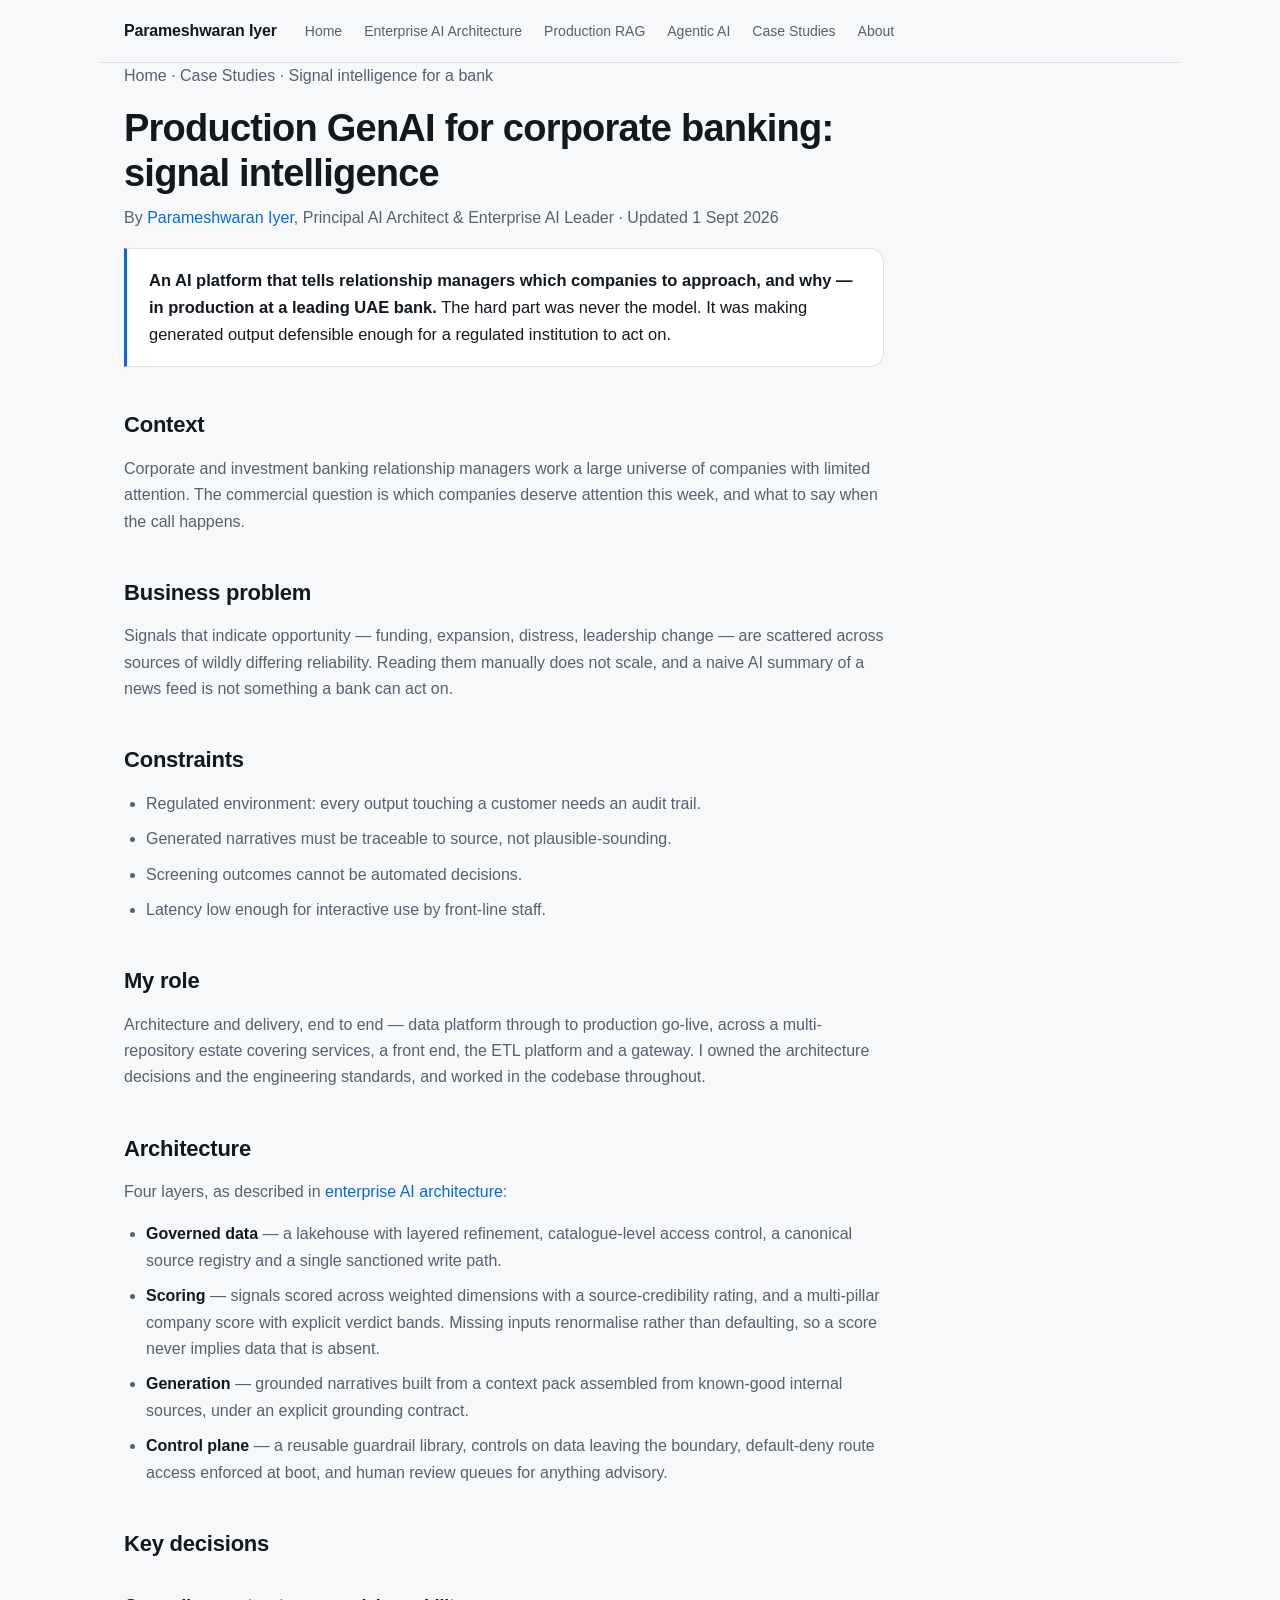
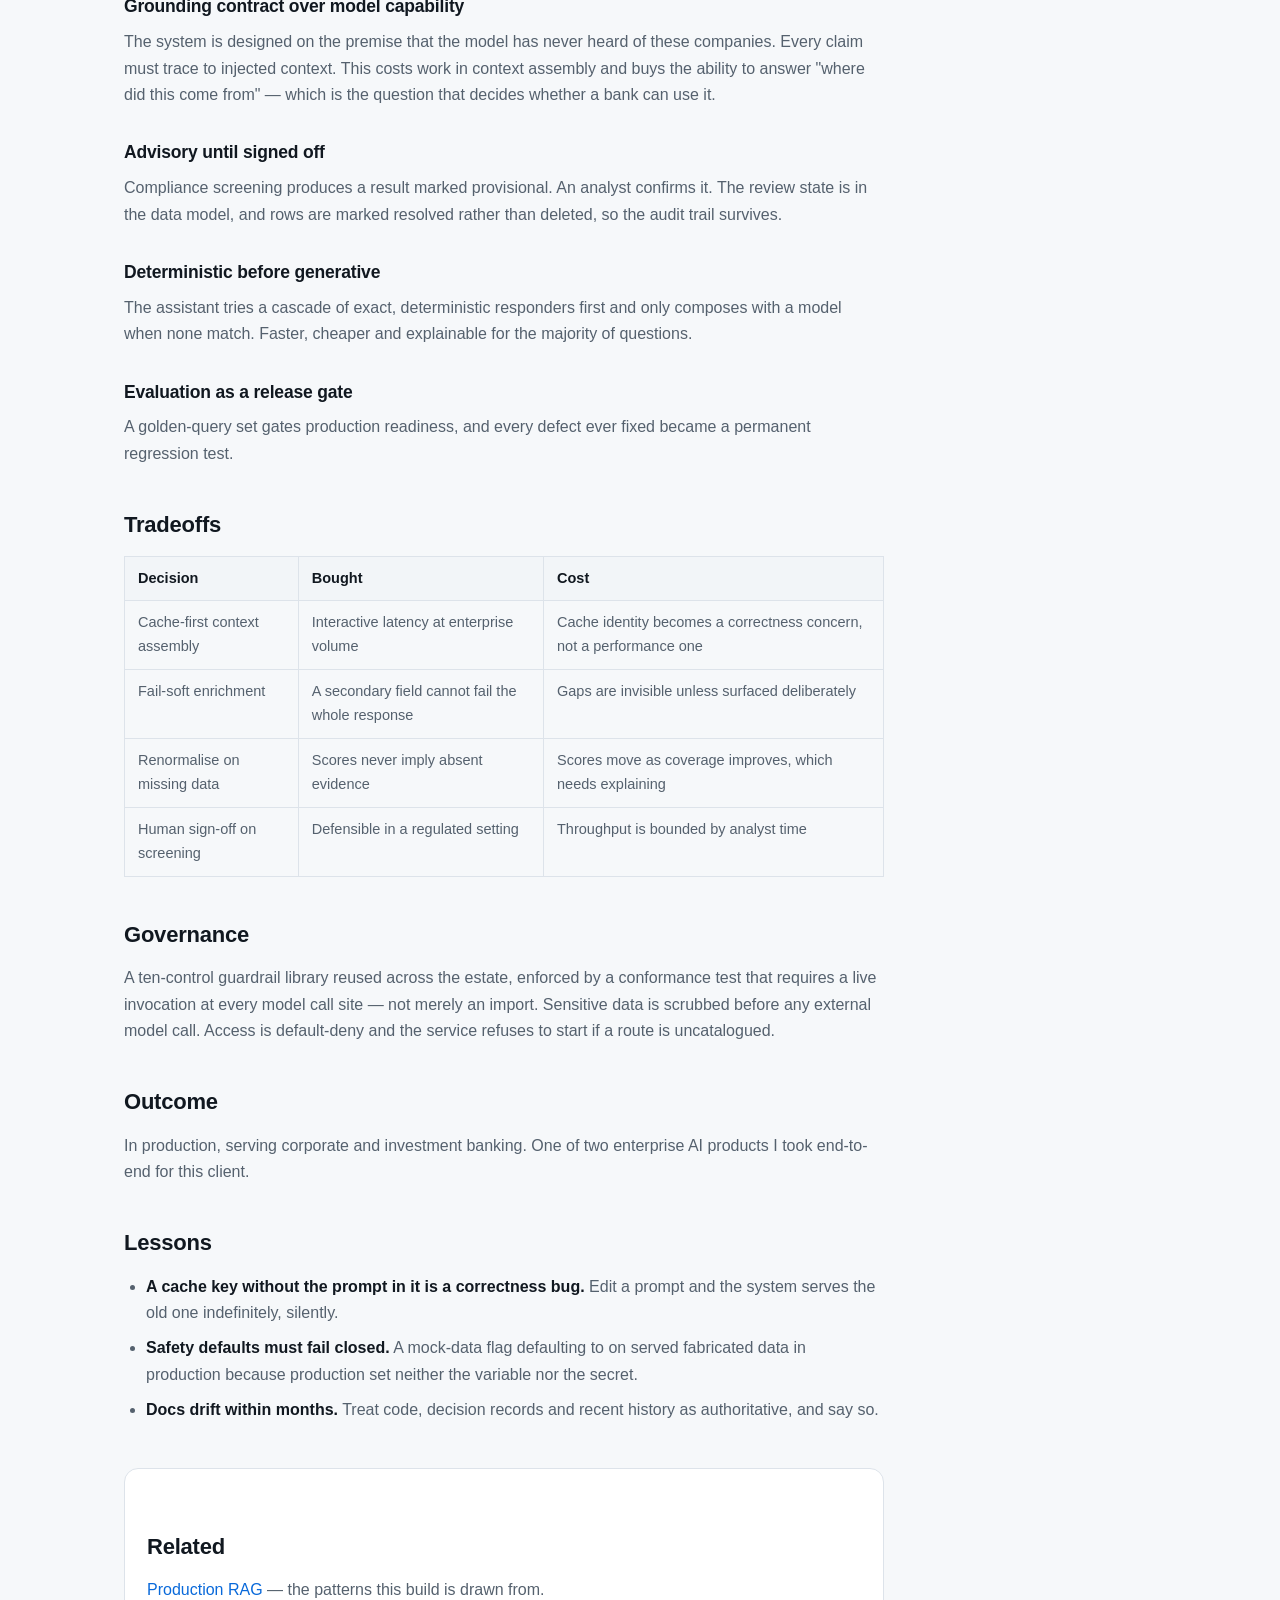
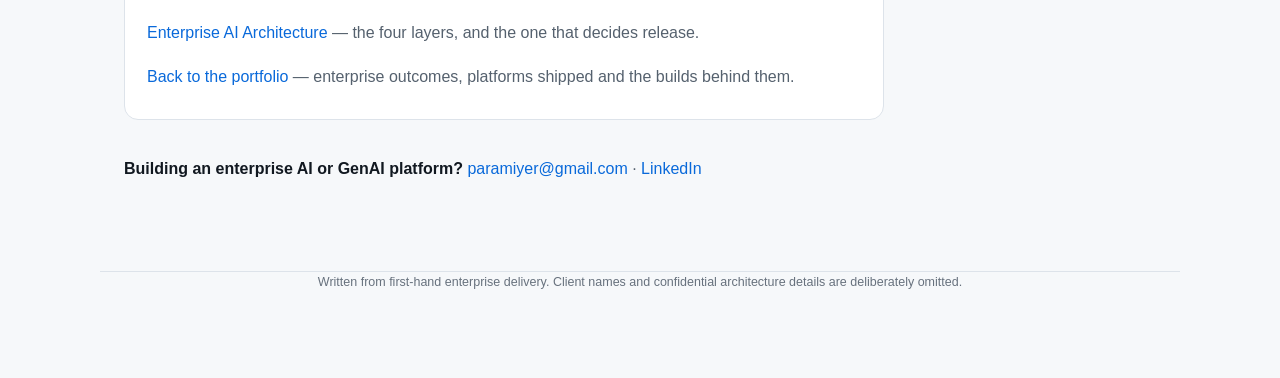
<file: case-studies/enterprise-signal-intelligence/index.html>
<!DOCTYPE html>
<html lang="en">
<head>
<meta charset="UTF-8">
<title>Signal Intelligence for a Leading UAE Bank | Parameshwaran Iyer</title>
<meta name="viewport" content="width=device-width, initial-scale=1">
<meta name="description" content="Taking generative AI into production inside a bank: grounding contracts, scored signal intelligence, compliance screening that stays advisory until an analyst signs off, and the control plane that made release possible.">
<link rel="canonical" href="https://paramiyer.github.io/case-studies/enterprise-signal-intelligence/">
<meta name="theme-color" content="#0d1117" media="(prefers-color-scheme: dark)">
<meta name="theme-color" content="#f6f8fa" media="(prefers-color-scheme: light)">
<link rel="icon" href="../../favicon.svg" type="image/svg+xml">
<link rel="apple-touch-icon" href="../../apple-touch-icon.png">
<link rel="stylesheet" href="../../styles.css">

<meta property="og:type" content="article">
<meta property="og:site_name" content="Parameshwaran Iyer">
<meta property="og:locale" content="en_GB">
<meta property="og:url" content="https://paramiyer.github.io/case-studies/enterprise-signal-intelligence/">
<meta property="og:title" content="Signal Intelligence for a Leading UAE Bank">
<meta property="og:description" content="Taking generative AI into production inside a bank: grounding contracts, scored signal intelligence, compliance screening that stays advisory until an analyst signs off, and the control plane that made release possible.">
<meta property="og:image" content="https://paramiyer.github.io/og-image.png">
<meta name="twitter:card" content="summary_large_image">
<meta name="twitter:title" content="Signal Intelligence for a Leading UAE Bank">
<meta name="twitter:description" content="Taking generative AI into production inside a bank: grounding contracts, scored signal intelligence, compliance screening that stays advisory until an analyst signs off, and the control plane that made release possible.">
<meta name="twitter:image" content="https://paramiyer.github.io/og-image.png">

<script type="application/ld+json">
{
  "@context": "https://schema.org",
  "@graph": [
    {
      "@type": "TechArticle",
      "@id": "https://paramiyer.github.io/case-studies/enterprise-signal-intelligence/#article",
      "headline": "Signal Intelligence for a Leading UAE Bank",
      "description": "Taking generative AI into production inside a bank: grounding contracts, scored signal intelligence, compliance screening that stays advisory until an analyst signs off, and the control plane that made release possible.",
      "url": "https://paramiyer.github.io/case-studies/enterprise-signal-intelligence/",
      "inLanguage": "en",
      "datePublished": "2026-08-29",
      "dateModified": "1 Sept 2026",
      "author": {
        "@id": "https://paramiyer.github.io/#person"
      },
      "publisher": {
        "@id": "https://paramiyer.github.io/#person"
      },
      "mainEntityOfPage": "https://paramiyer.github.io/case-studies/enterprise-signal-intelligence/",
      "about": [
        "Generative AI",
        "Retrieval-Augmented Generation",
        "AI Governance"
      ]
    },
    {
      "@type": "BreadcrumbList",
      "@id": "https://paramiyer.github.io/case-studies/enterprise-signal-intelligence/#breadcrumbs",
      "itemListElement": [
        {
          "@type": "ListItem",
          "position": 1,
          "name": "Home",
          "item": "https://paramiyer.github.io/"
        },
        {
          "@type": "ListItem",
          "position": 2,
          "name": "Case Studies",
          "item": "https://paramiyer.github.io/case-studies/"
        },
        {
          "@type": "ListItem",
          "position": 3,
          "name": "Signal intelligence for a bank",
          "item": "https://paramiyer.github.io/case-studies/enterprise-signal-intelligence/"
        }
      ]
    }
  ]
}
</script>
</head>
<body>
<a class="skip" href="#main">Skip to content</a>
<nav class="nav" aria-label="Primary">
  <a class="nav-brand" href="../../">Parameshwaran Iyer</a>
  <div class="nav-links">
    <a href="../../">Home</a>
    <a href="../../enterprise-ai-architecture/">Enterprise AI Architecture</a>
    <a href="../../enterprise-rag/">Production RAG</a>
    <a href="../../agentic-ai/">Agentic AI</a>
    <a href="../../case-studies/">Case Studies</a>
    <a href="../../about/">About</a>
  </div>
</nav>
<div class="wrap">
<main id="main">
<article class="article">
  <p class="crumbs"><a href="../../">Home</a> · <a href="../../case-studies/">Case Studies</a> · Signal intelligence for a bank</p>
  <h1>Production GenAI for corporate banking: signal intelligence</h1>
  <p class="byline">By <a href="../../about/">Parameshwaran Iyer</a>, Principal AI Architect &amp; Enterprise AI Leader · Updated 1 Sept 2026</p>

  <div class="answer">
    <p><strong>An AI platform that tells relationship managers which companies to
    approach, and why — in production at a leading UAE bank.</strong> The hard part was
    never the model. It was making generated output defensible enough for a regulated
    institution to act on.</p>
  </div>

  <h2>Context</h2>
  <p>Corporate and investment banking relationship managers work a large universe of
  companies with limited attention. The commercial question is which companies deserve
  attention this week, and what to say when the call happens.</p>

  <h2>Business problem</h2>
  <p>Signals that indicate opportunity — funding, expansion, distress, leadership change —
  are scattered across sources of wildly differing reliability. Reading them manually does
  not scale, and a naive AI summary of a news feed is not something a bank can act on.</p>

  <h2>Constraints</h2>
  <ul>
    <li>Regulated environment: every output touching a customer needs an audit trail.</li>
    <li>Generated narratives must be traceable to source, not plausible-sounding.</li>
    <li>Screening outcomes cannot be automated decisions.</li>
    <li>Latency low enough for interactive use by front-line staff.</li>
  </ul>

  <h2>My role</h2>
  <p>Architecture and delivery, end to end — data platform through to production go-live,
  across a multi-repository estate covering services, a front end, the ETL platform and a
  gateway. I owned the architecture decisions and the engineering standards, and worked
  in the codebase throughout.</p>

  <h2>Architecture</h2>
  <p>Four layers, as described in
  <a href="../../enterprise-ai-architecture/">enterprise AI architecture</a>:</p>
  <ul>
    <li><strong>Governed data</strong> — a lakehouse with layered refinement, catalogue-level
    access control, a canonical source registry and a single sanctioned write path.</li>
    <li><strong>Scoring</strong> — signals scored across weighted dimensions with a
    source-credibility rating, and a multi-pillar company score with explicit verdict
    bands. Missing inputs renormalise rather than defaulting, so a score never implies
    data that is absent.</li>
    <li><strong>Generation</strong> — grounded narratives built from a context pack
    assembled from known-good internal sources, under an explicit grounding contract.</li>
    <li><strong>Control plane</strong> — a reusable guardrail library, controls on data
    leaving the boundary, default-deny route access enforced at boot, and human review
    queues for anything advisory.</li>
  </ul>

  <h2>Key decisions</h2>
  <h3>Grounding contract over model capability</h3>
  <p>The system is designed on the premise that the model has never heard of these
  companies. Every claim must trace to injected context. This costs work in context
  assembly and buys the ability to answer "where did this come from" — which is the
  question that decides whether a bank can use it.</p>
  <h3>Advisory until signed off</h3>
  <p>Compliance screening produces a result marked provisional. An analyst confirms it.
  The review state is in the data model, and rows are marked resolved rather than deleted,
  so the audit trail survives.</p>
  <h3>Deterministic before generative</h3>
  <p>The assistant tries a cascade of exact, deterministic responders first and only
  composes with a model when none match. Faster, cheaper and explainable for the majority
  of questions.</p>
  <h3>Evaluation as a release gate</h3>
  <p>A golden-query set gates production readiness, and every defect ever fixed became a
  permanent regression test.</p>

  <h2>Tradeoffs</h2>
  <table>
    <thead><tr><th>Decision</th><th>Bought</th><th>Cost</th></tr></thead>
    <tbody>
      <tr><td>Cache-first context assembly</td><td>Interactive latency at enterprise volume</td><td>Cache identity becomes a correctness concern, not a performance one</td></tr>
      <tr><td>Fail-soft enrichment</td><td>A secondary field cannot fail the whole response</td><td>Gaps are invisible unless surfaced deliberately</td></tr>
      <tr><td>Renormalise on missing data</td><td>Scores never imply absent evidence</td><td>Scores move as coverage improves, which needs explaining</td></tr>
      <tr><td>Human sign-off on screening</td><td>Defensible in a regulated setting</td><td>Throughput is bounded by analyst time</td></tr>
    </tbody>
  </table>

  <h2>Governance</h2>
  <p>A ten-control guardrail library reused across the estate, enforced by a conformance
  test that requires a live invocation at every model call site — not merely an import.
  Sensitive data is scrubbed before any external model call. Access is default-deny and
  the service refuses to start if a route is uncatalogued.</p>

  <h2>Outcome</h2>
  <p>In production, serving corporate and investment banking. One of two enterprise AI
  products I took end-to-end for this client.</p>

  <h2>Lessons</h2>
  <ul>
    <li><strong>A cache key without the prompt in it is a correctness bug.</strong> Edit a
    prompt and the system serves the old one indefinitely, silently.</li>
    <li><strong>Safety defaults must fail closed.</strong> A mock-data flag defaulting to
    on served fabricated data in production because production set neither the variable
    nor the secret.</li>
    <li><strong>Docs drift within months.</strong> Treat code, decision records and recent
    history as authoritative, and say so.</li>
  </ul>

  <div class="related">
    <h2>Related</h2>
    <ul>
      <li><a href="../../enterprise-rag/">Production RAG</a> — the patterns this build is drawn from.</li>
      <li><a href="../../enterprise-ai-architecture/">Enterprise AI Architecture</a> — the four layers, and the one that decides release.</li>
      <li><a href="../../">Back to the portfolio</a> — enterprise outcomes, platforms shipped and the builds behind them.</li>
    </ul>
  </div>
  <p style="margin-top:36px"><strong>Building an enterprise AI or GenAI platform?</strong>
  <a href="mailto:paramiyer@gmail.com">paramiyer@gmail.com</a> ·
  <a href="https://www.linkedin.com/in/parameshwaran-iyer-790b2131/" target="_blank" rel="noopener">LinkedIn</a></p>
</article>
</main>
</div>
<footer class="wrap">
  <p>Written from first-hand enterprise delivery. Client names and confidential
  architecture details are deliberately omitted.</p>
</footer>
</body>
</html>
</file>
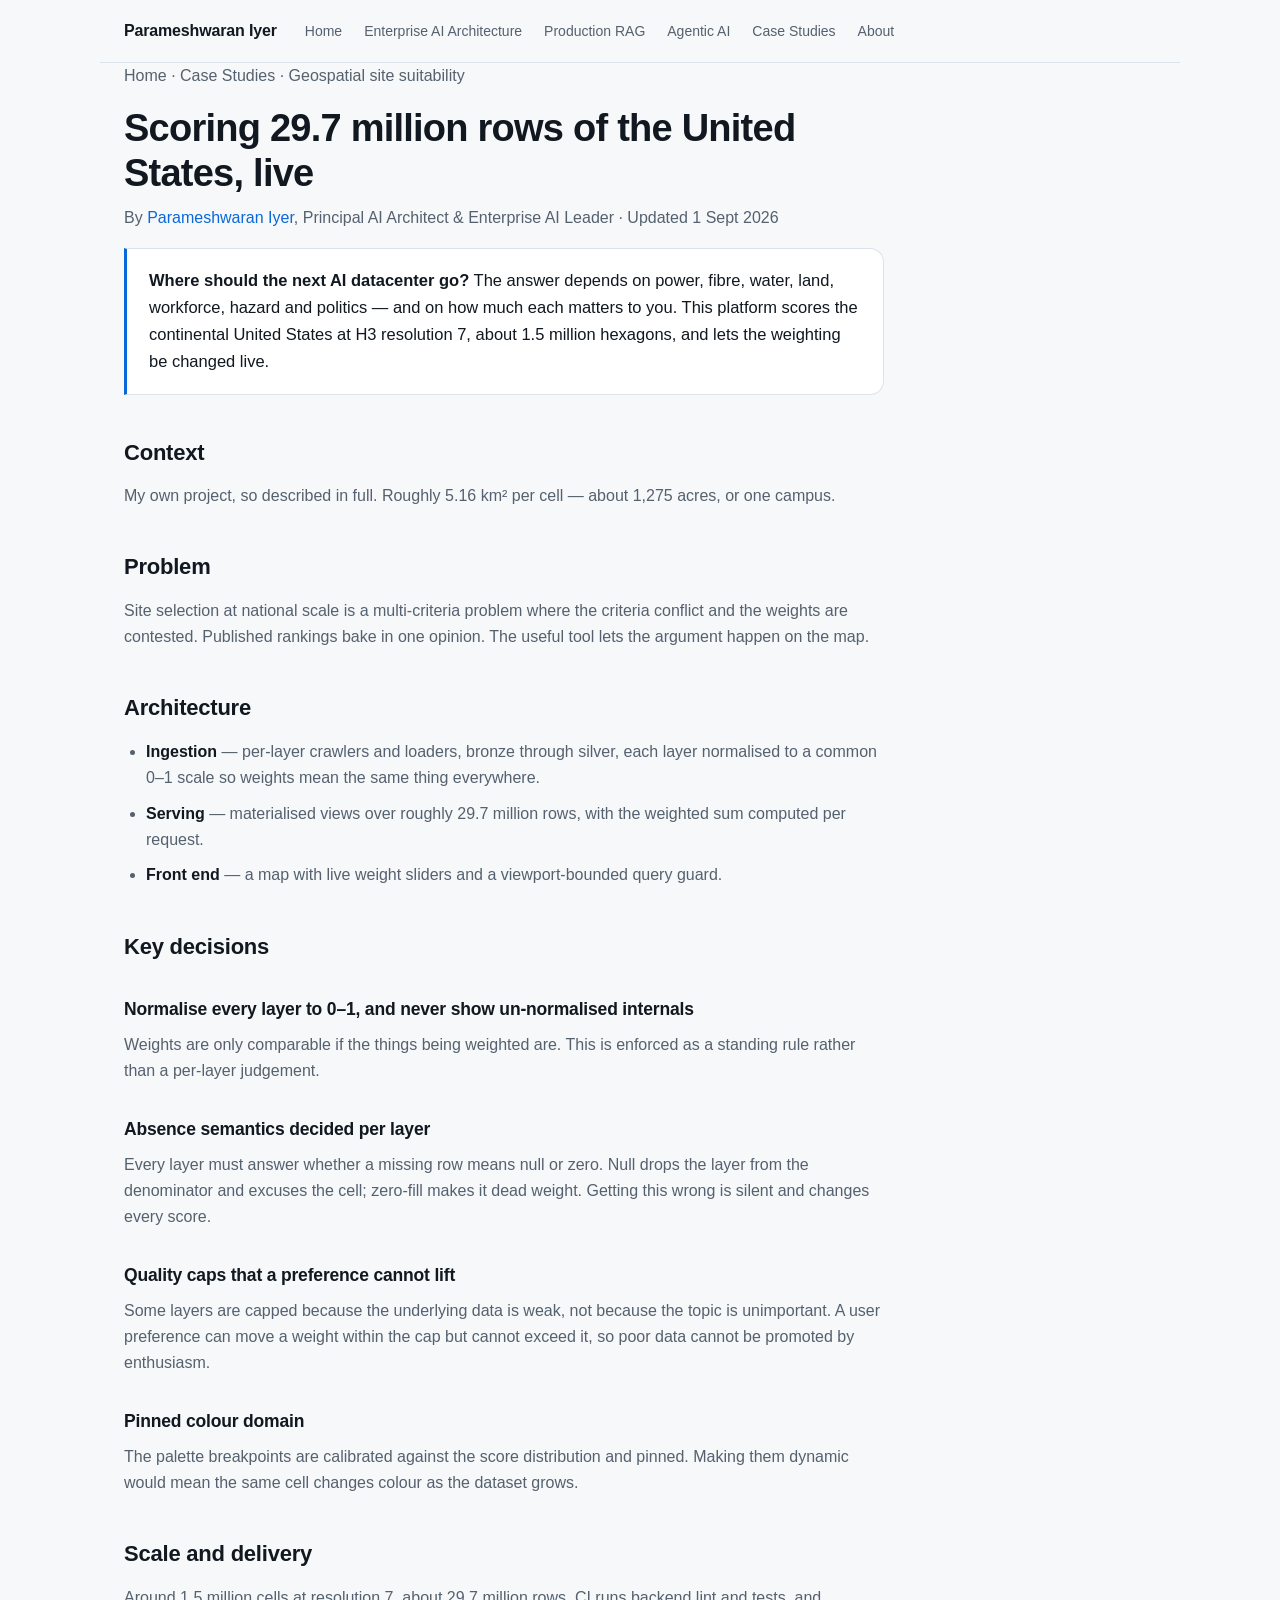
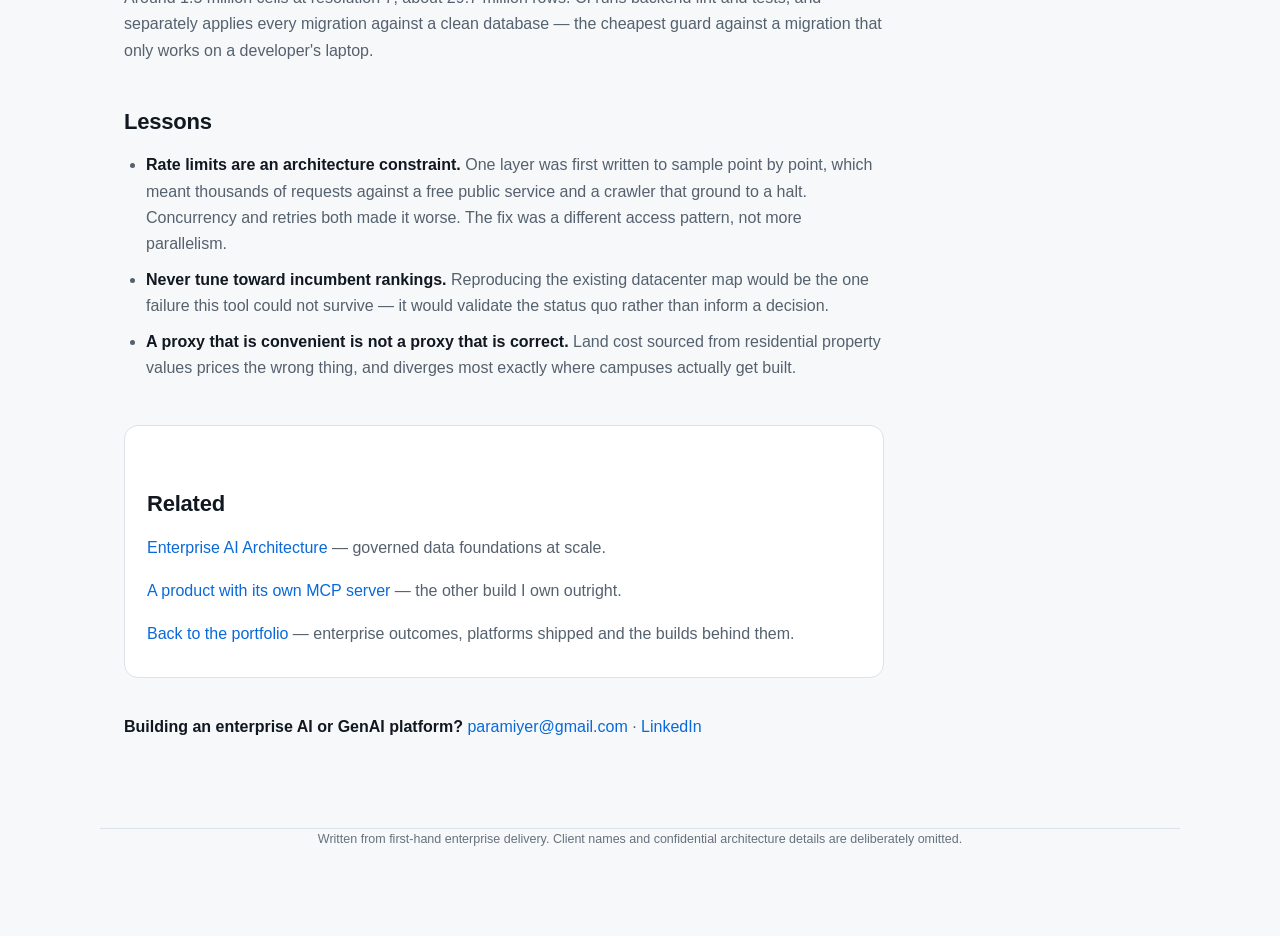
<file: case-studies/geospatial-site-suitability/index.html>
<!DOCTYPE html>
<html lang="en">
<head>
<meta charset="UTF-8">
<title>Continental-Scale Site Suitability Scoring | Parameshwaran Iyer</title>
<meta name="viewport" content="width=device-width, initial-scale=1">
<meta name="description" content="A site-suitability platform for US AI datacenters at H3 resolution 7 — about 1.5 million hexagons, a dozen normalised infrastructure layers, and weighted scoring recomputed as the user moves the sliders.">
<link rel="canonical" href="https://paramiyer.github.io/case-studies/geospatial-site-suitability/">
<meta name="theme-color" content="#0d1117" media="(prefers-color-scheme: dark)">
<meta name="theme-color" content="#f6f8fa" media="(prefers-color-scheme: light)">
<link rel="icon" href="../../favicon.svg" type="image/svg+xml">
<link rel="apple-touch-icon" href="../../apple-touch-icon.png">
<link rel="stylesheet" href="../../styles.css">

<meta property="og:type" content="article">
<meta property="og:site_name" content="Parameshwaran Iyer">
<meta property="og:locale" content="en_GB">
<meta property="og:url" content="https://paramiyer.github.io/case-studies/geospatial-site-suitability/">
<meta property="og:title" content="Continental-Scale Site Suitability Scoring">
<meta property="og:description" content="A site-suitability platform for US AI datacenters at H3 resolution 7 — about 1.5 million hexagons, a dozen normalised infrastructure layers, and weighted scoring recomputed as the user moves the sliders.">
<meta property="og:image" content="https://paramiyer.github.io/og-image.png">
<meta name="twitter:card" content="summary_large_image">
<meta name="twitter:title" content="Continental-Scale Site Suitability Scoring">
<meta name="twitter:description" content="A site-suitability platform for US AI datacenters at H3 resolution 7 — about 1.5 million hexagons, a dozen normalised infrastructure layers, and weighted scoring recomputed as the user moves the sliders.">
<meta name="twitter:image" content="https://paramiyer.github.io/og-image.png">

<script type="application/ld+json">
{
  "@context": "https://schema.org",
  "@graph": [
    {
      "@type": "TechArticle",
      "@id": "https://paramiyer.github.io/case-studies/geospatial-site-suitability/#article",
      "headline": "Continental-Scale Site Suitability Scoring",
      "description": "A site-suitability platform for US AI datacenters at H3 resolution 7 — about 1.5 million hexagons, a dozen normalised infrastructure layers, and weighted scoring recomputed as the user moves the sliders.",
      "url": "https://paramiyer.github.io/case-studies/geospatial-site-suitability/",
      "inLanguage": "en",
      "datePublished": "2026-08-29",
      "dateModified": "1 Sept 2026",
      "author": {
        "@id": "https://paramiyer.github.io/#person"
      },
      "publisher": {
        "@id": "https://paramiyer.github.io/#person"
      },
      "mainEntityOfPage": "https://paramiyer.github.io/case-studies/geospatial-site-suitability/",
      "about": [
        "Geospatial Analysis",
        "Data Architecture",
        "AI Platforms"
      ]
    },
    {
      "@type": "BreadcrumbList",
      "@id": "https://paramiyer.github.io/case-studies/geospatial-site-suitability/#breadcrumbs",
      "itemListElement": [
        {
          "@type": "ListItem",
          "position": 1,
          "name": "Home",
          "item": "https://paramiyer.github.io/"
        },
        {
          "@type": "ListItem",
          "position": 2,
          "name": "Case Studies",
          "item": "https://paramiyer.github.io/case-studies/"
        },
        {
          "@type": "ListItem",
          "position": 3,
          "name": "Geospatial site suitability",
          "item": "https://paramiyer.github.io/case-studies/geospatial-site-suitability/"
        }
      ]
    }
  ]
}
</script>
</head>
<body>
<a class="skip" href="#main">Skip to content</a>
<nav class="nav" aria-label="Primary">
  <a class="nav-brand" href="../../">Parameshwaran Iyer</a>
  <div class="nav-links">
    <a href="../../">Home</a>
    <a href="../../enterprise-ai-architecture/">Enterprise AI Architecture</a>
    <a href="../../enterprise-rag/">Production RAG</a>
    <a href="../../agentic-ai/">Agentic AI</a>
    <a href="../../case-studies/">Case Studies</a>
    <a href="../../about/">About</a>
  </div>
</nav>
<div class="wrap">
<main id="main">
<article class="article">
  <p class="crumbs"><a href="../../">Home</a> · <a href="../../case-studies/">Case Studies</a> · Geospatial site suitability</p>
  <h1>Scoring 29.7 million rows of the United States, live</h1>
  <p class="byline">By <a href="../../about/">Parameshwaran Iyer</a>, Principal AI Architect &amp; Enterprise AI Leader · Updated 1 Sept 2026</p>

  <div class="answer">
    <p><strong>Where should the next AI datacenter go?</strong> The answer depends on
    power, fibre, water, land, workforce, hazard and politics — and on how much each
    matters to you. This platform scores the continental United States at H3 resolution 7,
    about 1.5 million hexagons, and lets the weighting be changed live.</p>
  </div>

  <h2>Context</h2>
  <p>My own project, so described in full. Roughly 5.16 km² per cell — about 1,275 acres,
  or one campus.</p>

  <h2>Problem</h2>
  <p>Site selection at national scale is a multi-criteria problem where the criteria
  conflict and the weights are contested. Published rankings bake in one opinion. The
  useful tool lets the argument happen on the map.</p>

  <h2>Architecture</h2>
  <ul>
    <li><strong>Ingestion</strong> — per-layer crawlers and loaders, bronze through silver,
    each layer normalised to a common 0–1 scale so weights mean the same thing everywhere.</li>
    <li><strong>Serving</strong> — materialised views over roughly 29.7 million rows, with
    the weighted sum computed per request.</li>
    <li><strong>Front end</strong> — a map with live weight sliders and a viewport-bounded
    query guard.</li>
  </ul>

  <h2>Key decisions</h2>
  <h3>Normalise every layer to 0–1, and never show un-normalised internals</h3>
  <p>Weights are only comparable if the things being weighted are. This is enforced as a
  standing rule rather than a per-layer judgement.</p>
  <h3>Absence semantics decided per layer</h3>
  <p>Every layer must answer whether a missing row means null or zero. Null drops the
  layer from the denominator and excuses the cell; zero-fill makes it dead weight. Getting
  this wrong is silent and changes every score.</p>
  <h3>Quality caps that a preference cannot lift</h3>
  <p>Some layers are capped because the underlying data is weak, not because the topic is
  unimportant. A user preference can move a weight within the cap but cannot exceed it,
  so poor data cannot be promoted by enthusiasm.</p>
  <h3>Pinned colour domain</h3>
  <p>The palette breakpoints are calibrated against the score distribution and pinned.
  Making them dynamic would mean the same cell changes colour as the dataset grows.</p>

  <h2>Scale and delivery</h2>
  <p>Around 1.5 million cells at resolution 7, about 29.7 million rows. CI runs backend
  lint and tests, and separately applies every migration against a clean database — the
  cheapest guard against a migration that only works on a developer's laptop.</p>

  <h2>Lessons</h2>
  <ul>
    <li><strong>Rate limits are an architecture constraint.</strong> One layer was first
    written to sample point by point, which meant thousands of requests against a free
    public service and a crawler that ground to a halt. Concurrency and retries both made
    it worse. The fix was a different access pattern, not more parallelism.</li>
    <li><strong>Never tune toward incumbent rankings.</strong> Reproducing the existing
    datacenter map would be the one failure this tool could not survive — it would
    validate the status quo rather than inform a decision.</li>
    <li><strong>A proxy that is convenient is not a proxy that is correct.</strong> Land
    cost sourced from residential property values prices the wrong thing, and diverges
    most exactly where campuses actually get built.</li>
  </ul>

  <div class="related">
    <h2>Related</h2>
    <ul>
      <li><a href="../../enterprise-ai-architecture/">Enterprise AI Architecture</a> — governed data foundations at scale.</li>
      <li><a href="../../case-studies/mcp-product/">A product with its own MCP server</a> — the other build I own outright.</li>
      <li><a href="../../">Back to the portfolio</a> — enterprise outcomes, platforms shipped and the builds behind them.</li>
    </ul>
  </div>
  <p style="margin-top:36px"><strong>Building an enterprise AI or GenAI platform?</strong>
  <a href="mailto:paramiyer@gmail.com">paramiyer@gmail.com</a> ·
  <a href="https://www.linkedin.com/in/parameshwaran-iyer-790b2131/" target="_blank" rel="noopener">LinkedIn</a></p>
</article>
</main>
</div>
<footer class="wrap">
  <p>Written from first-hand enterprise delivery. Client names and confidential
  architecture details are deliberately omitted.</p>
</footer>
</body>
</html>
</file>
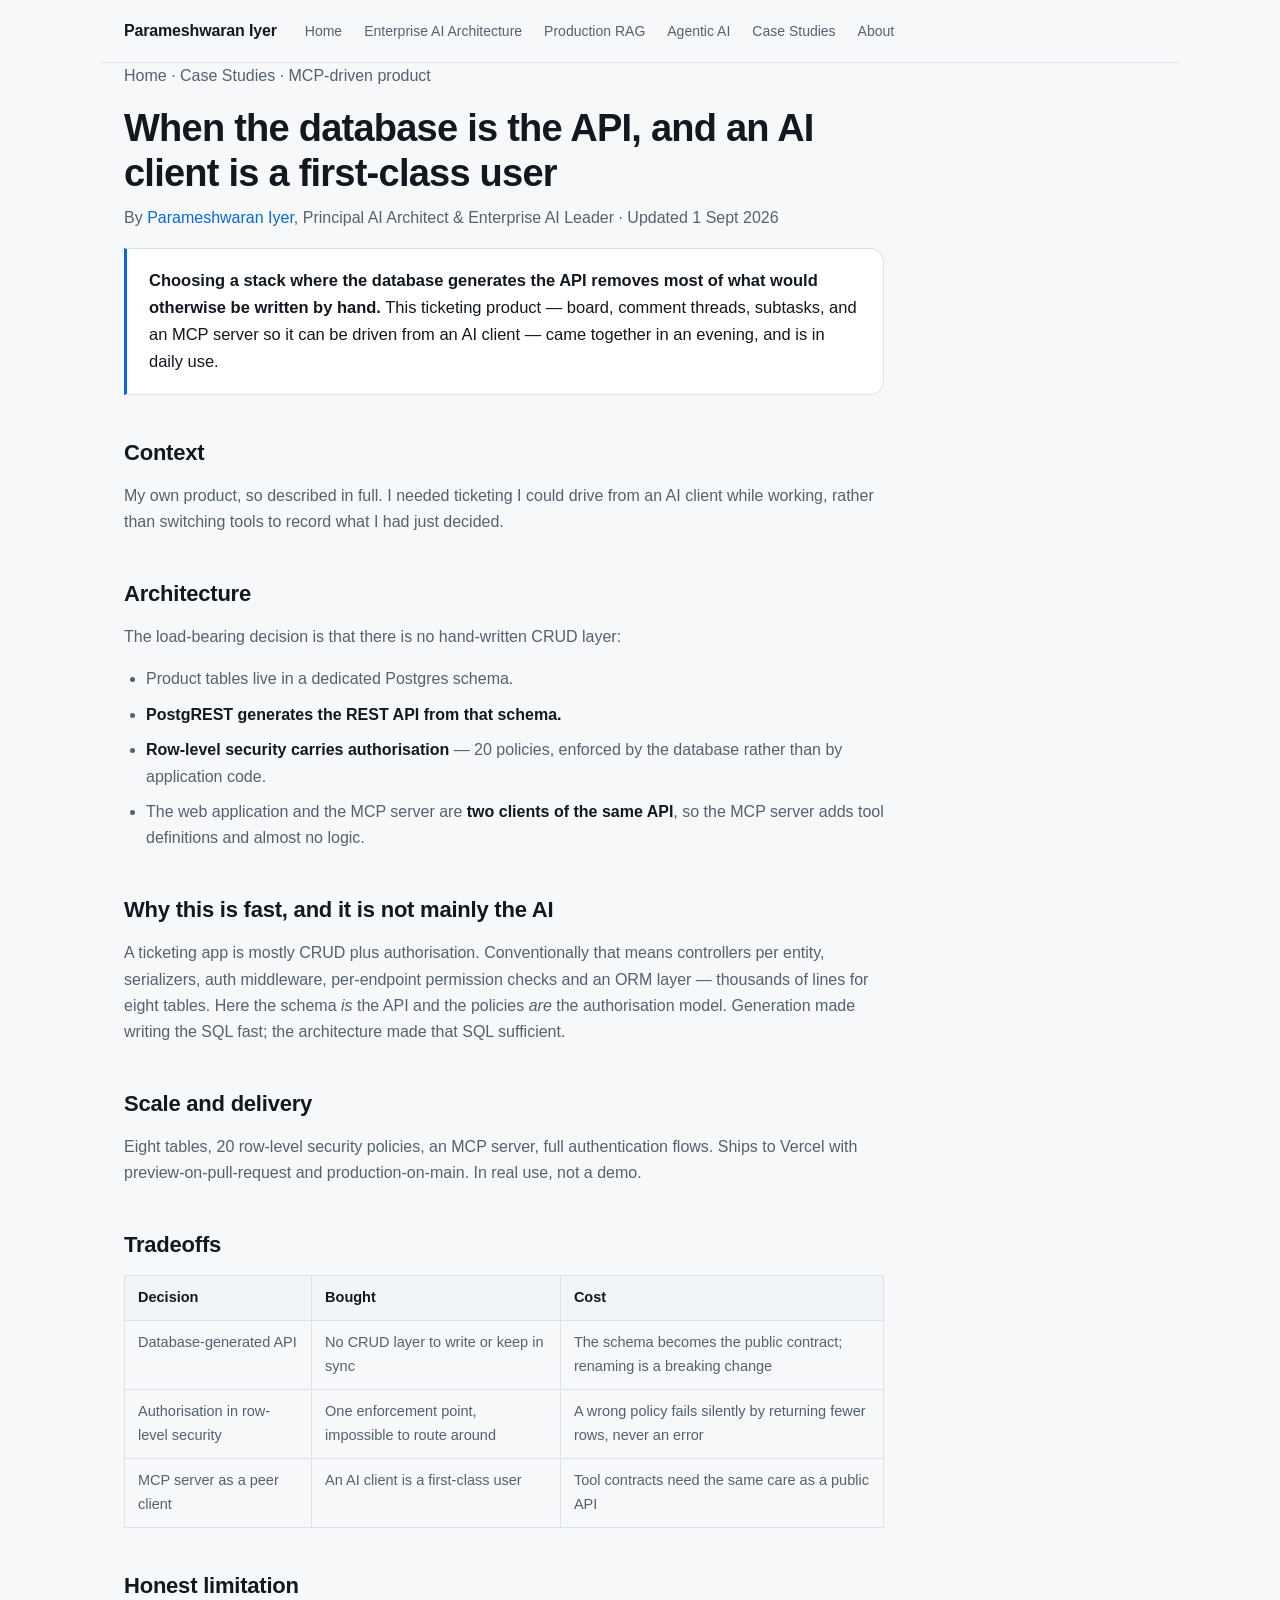
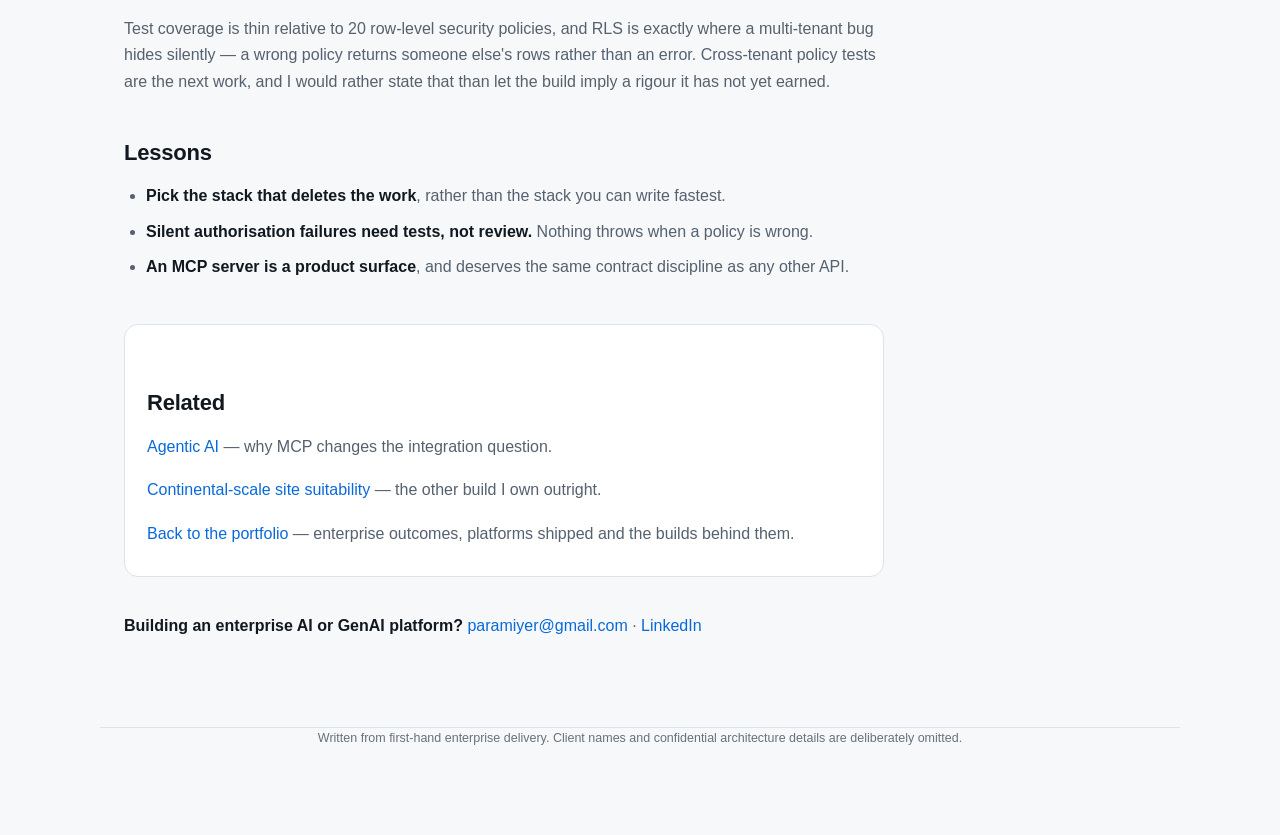
<file: case-studies/mcp-product/index.html>
<!DOCTYPE html>
<html lang="en">
<head>
<meta charset="UTF-8">
<title>A Product With Its Own MCP Server | Parameshwaran Iyer</title>
<meta name="viewport" content="width=device-width, initial-scale=1">
<meta name="description" content="A ticketing product where PostgREST generates the REST API from the schema, row-level security carries authorisation, and the web app and an MCP server are two clients of the same API.">
<link rel="canonical" href="https://paramiyer.github.io/case-studies/mcp-product/">
<meta name="theme-color" content="#0d1117" media="(prefers-color-scheme: dark)">
<meta name="theme-color" content="#f6f8fa" media="(prefers-color-scheme: light)">
<link rel="icon" href="../../favicon.svg" type="image/svg+xml">
<link rel="apple-touch-icon" href="../../apple-touch-icon.png">
<link rel="stylesheet" href="../../styles.css">

<meta property="og:type" content="article">
<meta property="og:site_name" content="Parameshwaran Iyer">
<meta property="og:locale" content="en_GB">
<meta property="og:url" content="https://paramiyer.github.io/case-studies/mcp-product/">
<meta property="og:title" content="A Product With Its Own MCP Server">
<meta property="og:description" content="A ticketing product where PostgREST generates the REST API from the schema, row-level security carries authorisation, and the web app and an MCP server are two clients of the same API.">
<meta property="og:image" content="https://paramiyer.github.io/og-image.png">
<meta name="twitter:card" content="summary_large_image">
<meta name="twitter:title" content="A Product With Its Own MCP Server">
<meta name="twitter:description" content="A ticketing product where PostgREST generates the REST API from the schema, row-level security carries authorisation, and the web app and an MCP server are two clients of the same API.">
<meta name="twitter:image" content="https://paramiyer.github.io/og-image.png">

<script type="application/ld+json">
{
  "@context": "https://schema.org",
  "@graph": [
    {
      "@type": "TechArticle",
      "@id": "https://paramiyer.github.io/case-studies/mcp-product/#article",
      "headline": "A Product With Its Own MCP Server",
      "description": "A ticketing product where PostgREST generates the REST API from the schema, row-level security carries authorisation, and the web app and an MCP server are two clients of the same API.",
      "url": "https://paramiyer.github.io/case-studies/mcp-product/",
      "inLanguage": "en",
      "datePublished": "2026-08-29",
      "dateModified": "1 Sept 2026",
      "author": {
        "@id": "https://paramiyer.github.io/#person"
      },
      "publisher": {
        "@id": "https://paramiyer.github.io/#person"
      },
      "mainEntityOfPage": "https://paramiyer.github.io/case-studies/mcp-product/",
      "about": [
        "Model Context Protocol",
        "Full-Stack Product Engineering",
        "API Design"
      ]
    },
    {
      "@type": "BreadcrumbList",
      "@id": "https://paramiyer.github.io/case-studies/mcp-product/#breadcrumbs",
      "itemListElement": [
        {
          "@type": "ListItem",
          "position": 1,
          "name": "Home",
          "item": "https://paramiyer.github.io/"
        },
        {
          "@type": "ListItem",
          "position": 2,
          "name": "Case Studies",
          "item": "https://paramiyer.github.io/case-studies/"
        },
        {
          "@type": "ListItem",
          "position": 3,
          "name": "MCP-driven product",
          "item": "https://paramiyer.github.io/case-studies/mcp-product/"
        }
      ]
    }
  ]
}
</script>
</head>
<body>
<a class="skip" href="#main">Skip to content</a>
<nav class="nav" aria-label="Primary">
  <a class="nav-brand" href="../../">Parameshwaran Iyer</a>
  <div class="nav-links">
    <a href="../../">Home</a>
    <a href="../../enterprise-ai-architecture/">Enterprise AI Architecture</a>
    <a href="../../enterprise-rag/">Production RAG</a>
    <a href="../../agentic-ai/">Agentic AI</a>
    <a href="../../case-studies/">Case Studies</a>
    <a href="../../about/">About</a>
  </div>
</nav>
<div class="wrap">
<main id="main">
<article class="article">
  <p class="crumbs"><a href="../../">Home</a> · <a href="../../case-studies/">Case Studies</a> · MCP-driven product</p>
  <h1>When the database is the API, and an AI client is a first-class user</h1>
  <p class="byline">By <a href="../../about/">Parameshwaran Iyer</a>, Principal AI Architect &amp; Enterprise AI Leader · Updated 1 Sept 2026</p>

  <div class="answer">
    <p><strong>Choosing a stack where the database generates the API removes most of what
    would otherwise be written by hand.</strong> This ticketing product — board, comment
    threads, subtasks, and an MCP server so it can be driven from an AI client — came
    together in an evening, and is in daily use.</p>
  </div>

  <h2>Context</h2>
  <p>My own product, so described in full. I needed ticketing I could drive from an AI
  client while working, rather than switching tools to record what I had just decided.</p>

  <h2>Architecture</h2>
  <p>The load-bearing decision is that there is no hand-written CRUD layer:</p>
  <ul>
    <li>Product tables live in a dedicated Postgres schema.</li>
    <li><strong>PostgREST generates the REST API from that schema.</strong></li>
    <li><strong>Row-level security carries authorisation</strong> — 20 policies, enforced
    by the database rather than by application code.</li>
    <li>The web application and the MCP server are <strong>two clients of the same
    API</strong>, so the MCP server adds tool definitions and almost no logic.</li>
  </ul>

  <h2>Why this is fast, and it is not mainly the AI</h2>
  <p>A ticketing app is mostly CRUD plus authorisation. Conventionally that means
  controllers per entity, serializers, auth middleware, per-endpoint permission checks and
  an ORM layer — thousands of lines for eight tables. Here the schema <em>is</em> the API
  and the policies <em>are</em> the authorisation model. Generation made writing the SQL
  fast; the architecture made that SQL sufficient.</p>

  <h2>Scale and delivery</h2>
  <p>Eight tables, 20 row-level security policies, an MCP server, full authentication
  flows. Ships to Vercel with preview-on-pull-request and production-on-main. In real use,
  not a demo.</p>

  <h2>Tradeoffs</h2>
  <table>
    <thead><tr><th>Decision</th><th>Bought</th><th>Cost</th></tr></thead>
    <tbody>
      <tr><td>Database-generated API</td><td>No CRUD layer to write or keep in sync</td><td>The schema becomes the public contract; renaming is a breaking change</td></tr>
      <tr><td>Authorisation in row-level security</td><td>One enforcement point, impossible to route around</td><td>A wrong policy fails silently by returning fewer rows, never an error</td></tr>
      <tr><td>MCP server as a peer client</td><td>An AI client is a first-class user</td><td>Tool contracts need the same care as a public API</td></tr>
    </tbody>
  </table>

  <h2>Honest limitation</h2>
  <p>Test coverage is thin relative to 20 row-level security policies, and RLS is exactly
  where a multi-tenant bug hides silently — a wrong policy returns someone else's rows
  rather than an error. Cross-tenant policy tests are the next work, and I would rather
  state that than let the build imply a rigour it has not yet earned.</p>

  <h2>Lessons</h2>
  <ul>
    <li><strong>Pick the stack that deletes the work</strong>, rather than the stack you
    can write fastest.</li>
    <li><strong>Silent authorisation failures need tests, not review.</strong> Nothing
    throws when a policy is wrong.</li>
    <li><strong>An MCP server is a product surface</strong>, and deserves the same contract
    discipline as any other API.</li>
  </ul>

  <div class="related">
    <h2>Related</h2>
    <ul>
      <li><a href="../../agentic-ai/">Agentic AI</a> — why MCP changes the integration question.</li>
      <li><a href="../../case-studies/geospatial-site-suitability/">Continental-scale site suitability</a> — the other build I own outright.</li>
      <li><a href="../../">Back to the portfolio</a> — enterprise outcomes, platforms shipped and the builds behind them.</li>
    </ul>
  </div>
  <p style="margin-top:36px"><strong>Building an enterprise AI or GenAI platform?</strong>
  <a href="mailto:paramiyer@gmail.com">paramiyer@gmail.com</a> ·
  <a href="https://www.linkedin.com/in/parameshwaran-iyer-790b2131/" target="_blank" rel="noopener">LinkedIn</a></p>
</article>
</main>
</div>
<footer class="wrap">
  <p>Written from first-hand enterprise delivery. Client names and confidential
  architecture details are deliberately omitted.</p>
</footer>
</body>
</html>
</file>
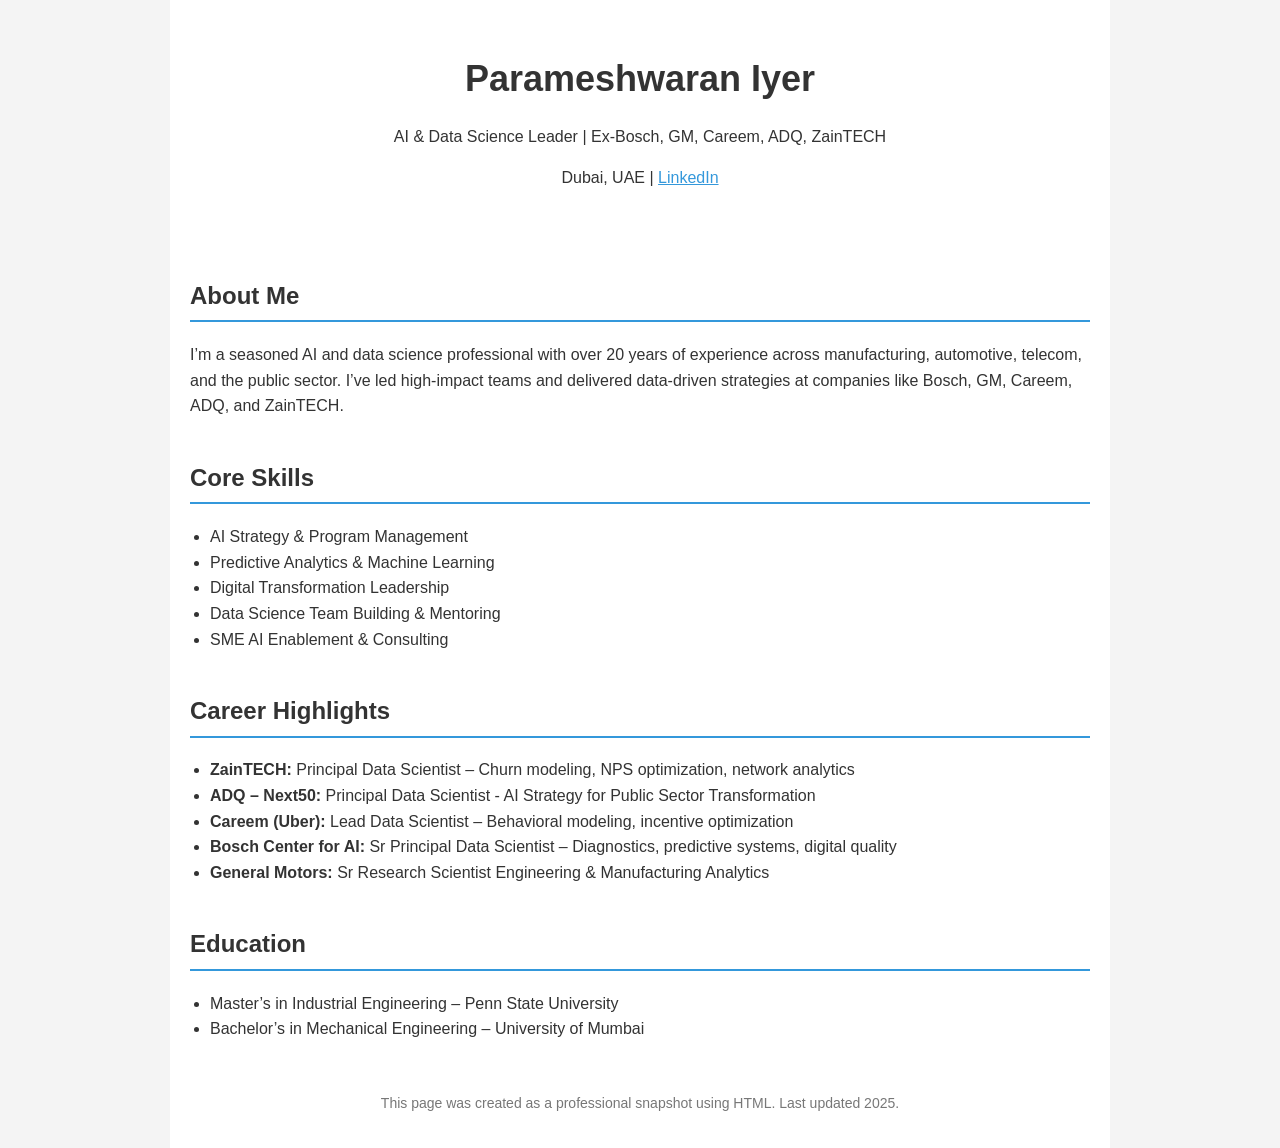
<file: parameshwaran_iyer_resume.html>
<!DOCTYPE html>
<html lang="en">
<head>
    <meta charset="UTF-8">
    <title>Parameshwaran Iyer | AI & Data Science Leader</title>
    <meta name="viewport" content="width=device-width, initial-scale=1">
    <style>
        body {
            font-family: 'Segoe UI', Tahoma, Geneva, Verdana, sans-serif;
            background-color: #f4f4f4;
            color: #333;
            line-height: 1.6;
            margin: 0;
            padding: 0;
        }
        .container {
            max-width: 900px;
            margin: auto;
            padding: 20px;
            background: #fff;
        }
        header {
            text-align: center;
            padding: 30px 0;
        }
        h1 {
            margin: 0;
            font-size: 36px;
        }
        h2 {
            border-bottom: 2px solid #3498db;
            padding-bottom: 5px;
            margin-top: 40px;
        }
        ul {
            padding-left: 20px;
        }
        footer {
            text-align: center;
            margin-top: 50px;
            font-size: 14px;
            color: #777;
        }
        a {
            color: #3498db;
        }
    </style>
</head>
<body>
    <div class="container">
        <header>
            <h1>Parameshwaran Iyer</h1>
            <p>AI & Data Science Leader | Ex-Bosch, GM, Careem, ADQ, ZainTECH</p>
            <p>Dubai, UAE | <a href="https://www.linkedin.com/in/parameshwaran-iyer-790b2131/">LinkedIn</a></p>
        </header>

        <section>
            <h2>About Me</h2>
            <p>
                I’m a seasoned AI and data science professional with over 20 years of experience across manufacturing,
                automotive, telecom, and the public sector. I’ve led high-impact teams and delivered data-driven strategies
                at companies like Bosch, GM, Careem, ADQ, and ZainTECH.
            </p>
        </section>

        <section>
            <h2>Core Skills</h2>
            <ul>
                <li>AI Strategy & Program Management</li>
                <li>Predictive Analytics & Machine Learning</li>
                <li>Digital Transformation Leadership</li>
                <li>Data Science Team Building & Mentoring</li>
                <li>SME AI Enablement & Consulting</li>
            </ul>
        </section>

        <section>
            <h2>Career Highlights</h2>
            <ul>
                <li><strong>ZainTECH:</strong> Principal Data Scientist – Churn modeling, NPS optimization, network analytics</li>
                <li><strong>ADQ – Next50:</strong> Principal Data Scientist - AI Strategy for Public Sector Transformation</li>
                <li><strong>Careem (Uber):</strong> Lead Data Scientist – Behavioral modeling, incentive optimization</li>
                <li><strong>Bosch Center for AI:</strong> Sr Principal Data Scientist – Diagnostics, predictive systems, digital quality</li>
                <li><strong>General Motors:</strong> Sr Research Scientist Engineering & Manufacturing Analytics</li>
            </ul>
        </section>

        <section>
            <h2>Education</h2>
            <ul>
                <li>Master’s in Industrial Engineering – Penn State University</li>
                <li>Bachelor’s in Mechanical Engineering – University of Mumbai</li>
            </ul>
        </section>

        <footer>
            <p>This page was created as a professional snapshot using HTML. Last updated 2025.</p>
        </footer>
    </div>
</body>
</html>
</file>
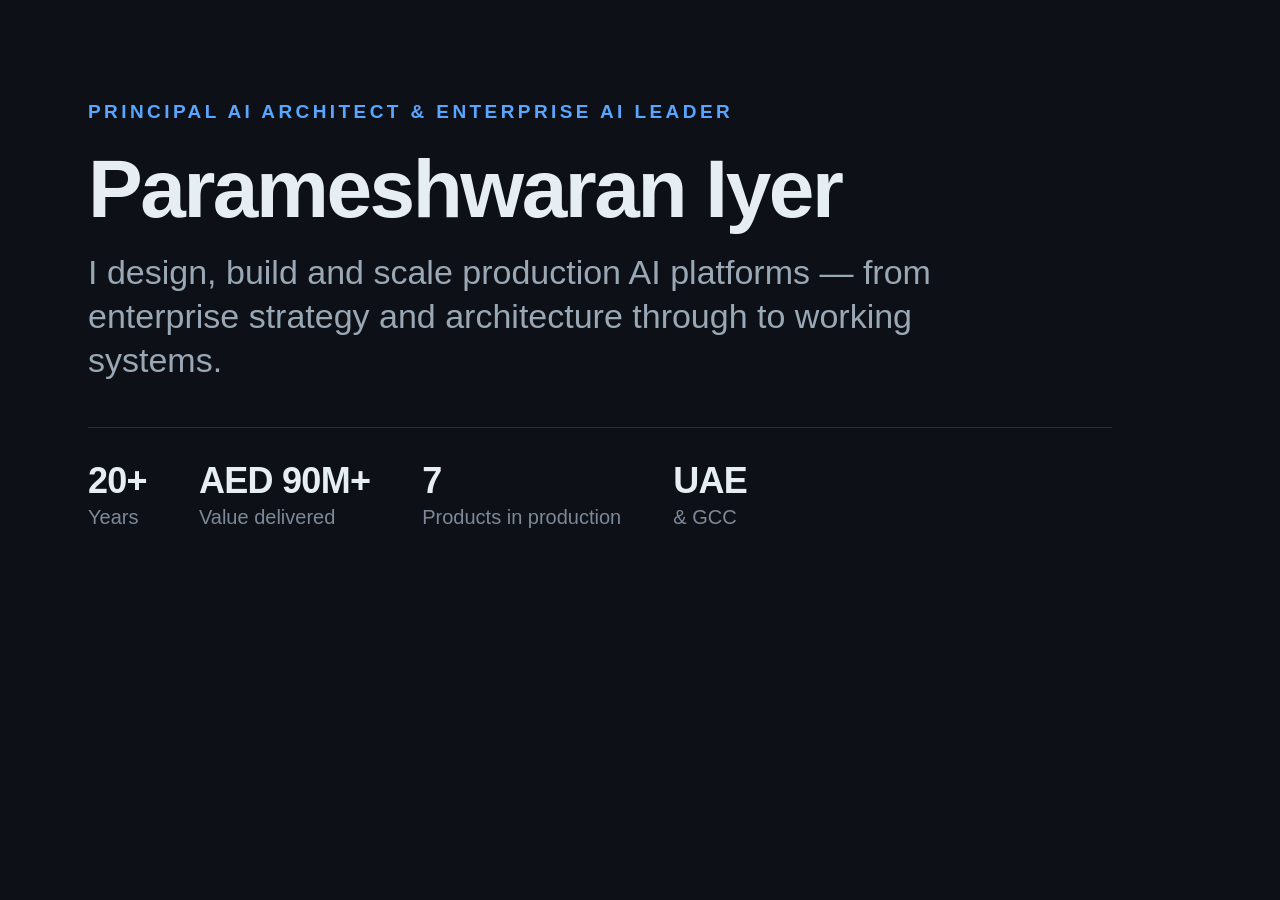
<file: scripts/og-card.html>
<!DOCTYPE html><html><head><meta charset="UTF-8"><style>
*{margin:0;padding:0;box-sizing:border-box}
body{width:1200px;height:630px;background:#0d1117;color:#e6edf3;
  font-family:-apple-system,BlinkMacSystemFont,"Segoe UI",Helvetica,Arial,sans-serif;
  display:flex;flex-direction:column;justify-content:center;padding:84px 88px;overflow:hidden}
.eyebrow{font-size:19px;letter-spacing:.18em;text-transform:uppercase;color:#58a6ff;font-weight:700}
h1{font-size:82px;line-height:1.03;letter-spacing:-.03em;font-weight:700;margin:24px 0 18px}
h2{font-size:34px;line-height:1.3;font-weight:500;color:#9aa7b4;max-width:940px}
hr{border:0;border-top:1px solid #272e38;margin:44px 0 32px}
ul{list-style:none;display:flex;gap:52px}
li{font-size:20px;color:#7d8998}
li b{display:block;font-size:36px;color:#e6edf3;font-weight:700;letter-spacing:-.02em;margin-bottom:4px}
</style></head><body>
<div class="eyebrow">Principal AI Architect &amp; Enterprise AI Leader</div>
<h1>Parameshwaran Iyer</h1>
<h2>I design, build and scale production AI platforms — from enterprise strategy and architecture through to working systems.</h2>
<hr>
<ul>
  <li><b>20+</b>Years</li>
  <li><b>AED 90M+</b>Value delivered</li>
  <li><b>7</b>Products in production</li>
  <li><b>UAE</b>&amp; GCC</li>
</ul>
</body></html>
</file>
<file: styles.css>
:root{
  --bg:#0d1117; --panel:#161b22; --panel-2:#1c2129; --line:#272e38;
  --text:#e6edf3; --muted:#9aa7b4; --dim:#7d8998;
  --accent:#58a6ff; --accent-soft:rgba(88,166,255,.12);
  --good:#3fb950;
  --radius:14px;
  --maxw:1080px;
}
@media (prefers-color-scheme: light){
  :root{
    --bg:#f6f8fa; --panel:#ffffff; --panel-2:#f2f5f8; --line:#dde3ea;
    --text:#111820; --muted:#55616e; --dim:#67717d;
    --accent:#0969da; --accent-soft:rgba(9,105,218,.09);
    --good:#1a7f37;
  }
}
*{box-sizing:border-box}
html{-webkit-text-size-adjust:100%}
body{
  margin:0; background:var(--bg); color:var(--text);
  font-family:-apple-system,BlinkMacSystemFont,"Segoe UI",Inter,Roboto,Helvetica,Arial,sans-serif;
  line-height:1.65; font-size:16px;
  -webkit-font-smoothing:antialiased;
}
.wrap{max-width:var(--maxw); margin:0 auto; padding:0 24px 72px}
.skip{
  position:absolute; left:-9999px; top:0; background:var(--panel); color:var(--text);
  padding:10px 16px; border:1px solid var(--line); border-radius:0 0 8px 0; z-index:10;
}
.skip:focus{left:0}
a{color:var(--accent); text-decoration:none}
a:hover{text-decoration:underline}
a:focus-visible,.chip:focus-visible{outline:2px solid var(--accent); outline-offset:3px; border-radius:4px}

/* ── header ─────────────────────────────────────────── */
header{padding:40px 0 30px; text-align:center}
.avatar{
  width:108px; height:108px; border-radius:50%; object-fit:cover;
  border:3px solid var(--line); margin-bottom:14px;
}
h1{margin:0 0 6px; font-size:clamp(30px,5vw,44px); letter-spacing:-.02em; font-weight:700}
.tagline{margin:0 0 18px; color:var(--muted); font-size:clamp(15px,2.2vw,19px); font-weight:500}
.badge{
  display:inline-flex; align-items:center; gap:8px; flex-wrap:wrap; justify-content:center;
  background:var(--accent-soft); border:1px solid var(--line);
  color:var(--muted); border-radius:999px;
  padding:7px 16px; font-size:12.5px; letter-spacing:.01em;
}
.badge strong{color:var(--text); font-weight:650}
.badge .pulse{
  width:7px; height:7px; border-radius:50%; background:var(--good);
  box-shadow:0 0 0 0 rgba(63,185,80,.5); animation:pulse 2.6s infinite;
}
@keyframes pulse{
  0%{box-shadow:0 0 0 0 rgba(63,185,80,.5)}
  70%{box-shadow:0 0 0 7px rgba(63,185,80,0)}
  100%{box-shadow:0 0 0 0 rgba(63,185,80,0)}
}
.hero-line{
  max-width:640px; margin:0 auto 16px; color:var(--muted);
  font-size:clamp(14.5px,1.9vw,16.5px); line-height:1.6;
}
.refreshed{color:var(--dim)}

/* ── sections ───────────────────────────────────────── */
section{margin-top:52px}
main > section:first-child{margin-top:34px}
h2{
  font-size:13px; text-transform:uppercase; letter-spacing:.13em;
  color:var(--muted); font-weight:700; margin:0 0 20px;
  padding-bottom:10px; border-bottom:1px solid var(--line);
}
h3{margin:0 0 6px; font-size:16px; font-weight:650; letter-spacing:-.01em}
p{margin:0 0 14px}
.lead{font-size:17.5px; color:var(--text)}

/* ── metric tiles ───────────────────────────────────── */
.metrics{display:grid; grid-template-columns:repeat(4,1fr); gap:14px}
.metric{
  background:var(--panel); border:1px solid var(--line); border-radius:var(--radius);
  padding:20px 18px; text-align:left;
}
.metric-v{
  font-size:clamp(24px,3.4vw,33px); font-weight:700; letter-spacing:-.03em;
  font-variant-numeric:tabular-nums; line-height:1.15; color:var(--text);
}
.metric-l{font-size:13.5px; color:var(--muted); margin-top:6px; line-height:1.4}
.metric-src{
  margin-top:12px; font-size:10.5px; letter-spacing:.07em; text-transform:uppercase;
  color:var(--dim); display:inline-flex; align-items:center; gap:5px;
}
.metric-src::before{content:""; width:6px; height:6px; border-radius:50%; background:var(--dim)}
.metric-src--live::before{background:var(--good)}
.metric-src--product::before{background:var(--accent)}

/* ── capability matrix ──────────────────────────────── */
.caps{display:grid; grid-template-columns:repeat(2,1fr); gap:14px}
.cap{background:var(--panel); border:1px solid var(--line); border-radius:var(--radius); padding:20px}
.cap-name{color:var(--text)}
.cap-proves{color:var(--muted); font-size:14px; margin:0 0 14px}
.chips{display:flex; flex-wrap:wrap; gap:8px}
.chip{
  display:inline-flex; align-items:center; gap:7px;
  background:var(--panel-2); border:1px solid var(--line); border-radius:999px;
  padding:5px 12px; font-size:12.5px; color:var(--text);
}
a.chip:hover{border-color:var(--accent); text-decoration:none}
.chip--private{color:var(--muted); border-style:dashed}
.dot{width:9px; height:9px; border-radius:50%; display:inline-block; flex:none}
.tag-private{
  font-size:10.5px; letter-spacing:.06em; text-transform:uppercase;
  color:var(--dim); border:1px dashed var(--line); border-radius:999px; padding:1px 7px;
}

/* ── project cards ──────────────────────────────────── */
.cards{display:grid; grid-template-columns:repeat(2,1fr); gap:14px}
.card{
  background:var(--panel); border:1px solid var(--line); border-radius:var(--radius);
  padding:20px; position:relative;
}
.card--flagship{border-color:color-mix(in srgb,var(--accent) 40%,var(--line))}
.card-t a{color:var(--text)}
.card-t a:hover{color:var(--accent)}
.card-d{color:var(--muted); font-size:14px; margin:6px 0 14px}
.card-m{display:flex; align-items:center; gap:8px; flex-wrap:wrap; font-size:12.5px; color:var(--dim)}
.sep{opacity:.5}

/* ── language bar ───────────────────────────────────── */
.langbar{display:flex; height:12px; border-radius:999px; overflow:hidden; border:1px solid var(--line)}
.seg{display:block; height:100%}
.langkey{
  list-style:none; padding:0; margin:16px 0 0;
  display:flex; flex-wrap:wrap; gap:8px 22px; font-size:13px; color:var(--muted);
}
.langkey li{display:flex; align-items:center; gap:7px}
.pct{color:var(--dim); font-variant-numeric:tabular-nums}

/* ── lists ──────────────────────────────────────────── */
.stack{list-style:none; padding:0; margin:0; display:grid; gap:12px}
.stack li{
  background:var(--panel); border:1px solid var(--line); border-radius:var(--radius);
  padding:16px 18px; font-size:15px;
}
.stack .who{color:var(--text); font-weight:650}
.stack .what{color:var(--muted)}
.impact{list-style:none; padding:0; margin:0; display:grid; grid-template-columns:repeat(2,1fr); gap:12px}
.impact li{
  background:var(--panel); border:1px solid var(--line); border-radius:var(--radius);
  padding:16px 18px; font-size:14.5px; color:var(--muted);
}
.impact b{
  display:block; color:var(--text); font-size:20px; font-weight:700;
  letter-spacing:-.02em; font-variant-numeric:tabular-nums; margin-bottom:3px;
}
.tags{display:flex; flex-wrap:wrap; gap:8px; padding:0; margin:0; list-style:none}
.tags li{
  background:var(--panel); border:1px solid var(--line); border-radius:999px;
  padding:7px 14px; font-size:13.5px; color:var(--muted);
}
.plain{padding-left:20px; margin:0; color:var(--muted)}
.plain li{margin-bottom:8px}
.plain strong{color:var(--text)}

/* ── research ───────────────────────────────────────── */
.figure{
  background:var(--panel); border:1px solid var(--line); border-radius:var(--radius);
  padding:22px; text-align:center; margin-top:18px;
}
.figure img{max-width:min(520px,100%); height:auto; border-radius:8px}
.figure figcaption{color:var(--dim); font-size:12.5px; margin-top:12px}

/* ── weekly activity ───────────────────────────────── */
.activity{
  background:var(--panel); border:1px solid var(--line); border-radius:var(--radius);
  padding:20px 22px;
}
.act-line{
  display:flex; flex-wrap:wrap; align-items:baseline; gap:10px;
  margin:0 0 8px; font-size:15px; color:var(--muted);
}
.act-line b{
  color:var(--text); font-size:24px; font-weight:700;
  letter-spacing:-.02em; font-variant-numeric:tabular-nums; margin-right:4px;
}
.act-note{margin:0; font-size:12.5px; color:var(--dim); line-height:1.55}

/* ── citation chart ─────────────────────────────────── */
.citebox{
  background:var(--panel); border:1px solid var(--line); border-radius:var(--radius);
  padding:22px; margin-top:18px;
}
.citestats{
  display:flex; flex-wrap:wrap; gap:10px 30px; margin-bottom:18px;
  font-size:13.5px; color:var(--muted);
}
.citestats b{
  color:var(--text); font-size:22px; font-weight:700; letter-spacing:-.02em;
  font-variant-numeric:tabular-nums; margin-right:6px;
}
.chart{width:100%; height:auto; display:block; overflow:visible}
.cbar{fill:var(--accent); opacity:.85; transition:opacity .15s}
.cbar:hover{opacity:1}
.cgrid{stroke:var(--line); stroke-width:1}
.cax{fill:var(--dim); font-size:10.5px; font-family:inherit}
.citenote{color:var(--dim); font-size:12.5px; margin:16px 0 0; line-height:1.55}

/* ── footer ─────────────────────────────────────────── */
footer{
  margin-top:64px; padding-top:24px; border-top:1px solid var(--line);
  text-align:center; color:var(--dim); font-size:12.5px;
}

/* ── responsive ─────────────────────────────────────── */
@media (max-width:820px){
  .metrics{grid-template-columns:repeat(2,1fr)}
  .caps,.cards,.impact{grid-template-columns:1fr}
}
@media (max-width:460px){
  .metrics{grid-template-columns:1fr}
  header{padding:44px 0 28px}
}

/* ── motion / print ─────────────────────────────────── */
@media (prefers-reduced-motion:reduce){
  *,*::before,*::after{animation:none!important; transition:none!important}
}
@media print{
  :root{--bg:#fff;--panel:#fff;--panel-2:#fff;--line:#ccc;--text:#000;--muted:#333;--dim:#555;--accent:#000}
  body{font-size:11pt}
  .badge .pulse,.avatar{display:none}
  .metric,.cap,.card,.stack li,.impact li,.figure{break-inside:avoid}
  a[href^="http"]::after{content:" (" attr(href) ")"; font-size:8pt; color:#555}
  section{margin-top:22px}
}

/* ── primary navigation (multi-page) ────────────────── */
.nav{
  display:flex; flex-wrap:wrap; align-items:center; gap:12px 28px;
  max-width:var(--maxw); margin:0 auto; padding:18px 24px;
  border-bottom:1px solid var(--line);
}
.nav-brand{color:var(--text); font-weight:650; letter-spacing:-.01em}
.nav-brand:hover{text-decoration:none; color:var(--accent)}
.nav-links{display:flex; flex-wrap:wrap; gap:8px 22px; font-size:14px}
.nav-links a{color:var(--muted)}
.nav-links a:hover,.nav-links a[aria-current="page"]{color:var(--accent); text-decoration:none}
.nav-links a[aria-current="page"]{font-weight:650}

/* ── long-form article pages ────────────────────────── */
.article{max-width:760px}
.article h2{margin-top:44px}
.article h3{margin:30px 0 8px; font-size:17.5px; color:var(--text)}
.article p,.article li{color:var(--muted); font-size:16px}
.article p{margin:0 0 16px}
.article ul,.article ol{padding-left:22px; margin:0 0 18px}
.article li{margin-bottom:9px}
.article strong{color:var(--text); font-weight:650}
.article .answer{
  background:var(--panel); border:1px solid var(--line); border-left:3px solid var(--accent);
  border-radius:0 var(--radius) var(--radius) 0; padding:18px 22px; margin:0 0 26px;
}
.article .answer p{margin:0; color:var(--text); font-size:16.5px}
.article table{border-collapse:collapse; width:100%; margin:0 0 22px; font-size:14.5px}
.article th,.article td{
  border:1px solid var(--line); padding:10px 13px; text-align:left; vertical-align:top; color:var(--muted);
}
.article th{color:var(--text); font-weight:650; background:var(--panel-2)}
.byline{color:var(--dim); font-size:13px; margin:0 0 30px}
.crumbs{color:var(--dim); font-size:13px; margin:0 0 10px}
.crumbs a{color:var(--muted)}
.related{
  background:var(--panel); border:1px solid var(--line); border-radius:var(--radius);
  padding:20px 22px; margin-top:44px;
}
.related h2{margin:0 0 12px; border:0; padding:0}
.related ul{list-style:none; padding:0; margin:0; display:grid; gap:8px}

/* Long-form overrides: the homepage h2 style is a small-caps section label,
   which reads as shouting inside article prose. */
.article h1{font-size:clamp(28px,3.6vw,38px); line-height:1.18; margin-bottom:10px}
.article h2{
  font-size:22px; text-transform:none; letter-spacing:-.01em;
  color:var(--text); border-bottom:0; padding-bottom:0; margin:40px 0 12px;
}

/* ── architecture diagrams ──────────────────────────── */
.diagram{
  margin:26px 0; padding:20px 18px; background:var(--panel);
  border:1px solid var(--line); border-radius:var(--radius); overflow-x:auto;
}
.diagram svg{width:100%; min-width:560px; height:auto; color:var(--muted)}
.diagram figcaption{margin-top:14px; font-size:13px; color:var(--dim); line-height:1.55}
.d-box rect{fill:var(--panel-2); stroke:var(--line); stroke-width:1.5}
.d-text text{fill:var(--text); font-size:13px; font-family:inherit; text-anchor:middle}
.d-note text{fill:var(--dim); font-size:11.5px; font-family:inherit; text-anchor:middle}
.d-line path{stroke:var(--muted); stroke-width:1.5; fill:none}

/* ── grouped products ───────────────────────────────── */
.products .pgroup{
  display:flex; align-items:baseline; gap:10px;
  margin:26px 0 10px; font-size:14px; color:var(--text); font-weight:650;
}
.products .pgroup:first-child{margin-top:0}
.products .pcount{
  font-size:11px; color:var(--dim); border:1px solid var(--line);
  border-radius:999px; padding:1px 8px; font-variant-numeric:tabular-nums;
}
.products .pnote{
  margin:26px 0 0; padding-top:16px; border-top:1px solid var(--line);
  font-size:13px; color:var(--dim); line-height:1.6;
}
</file>
